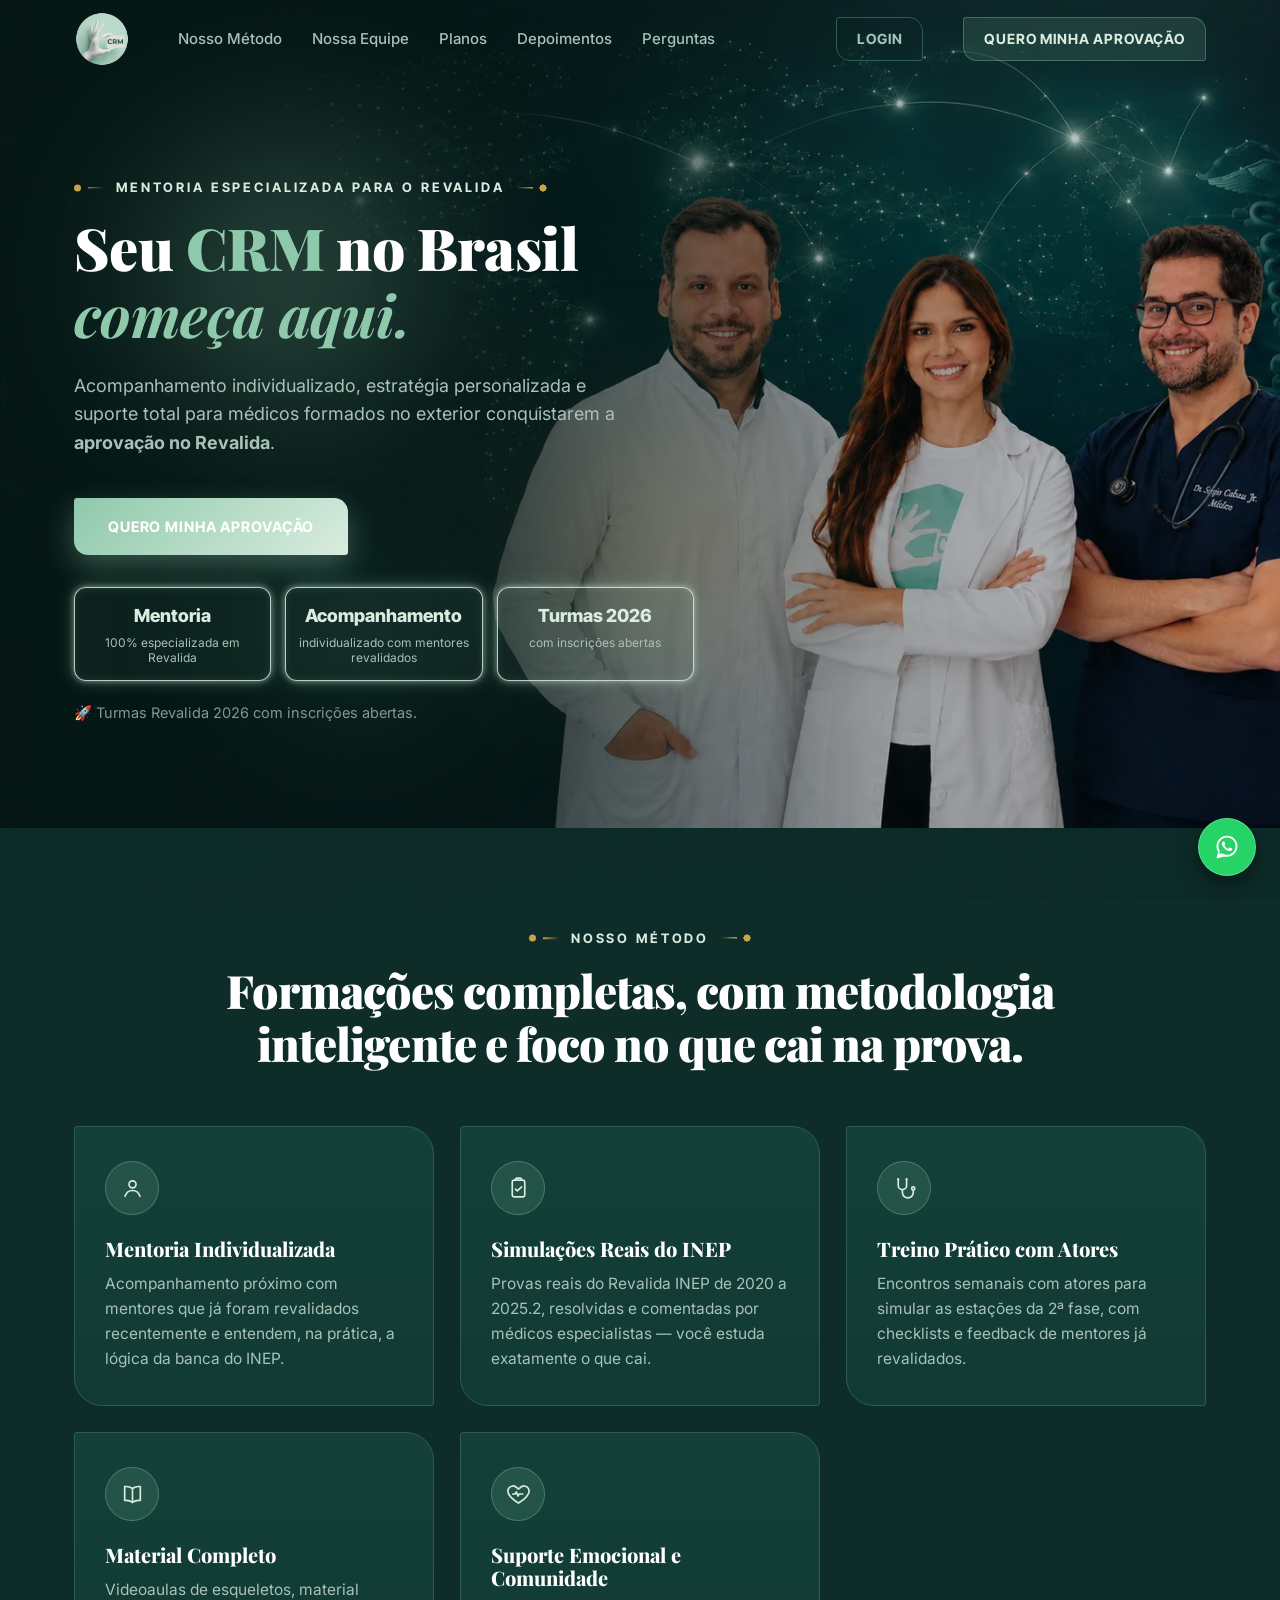
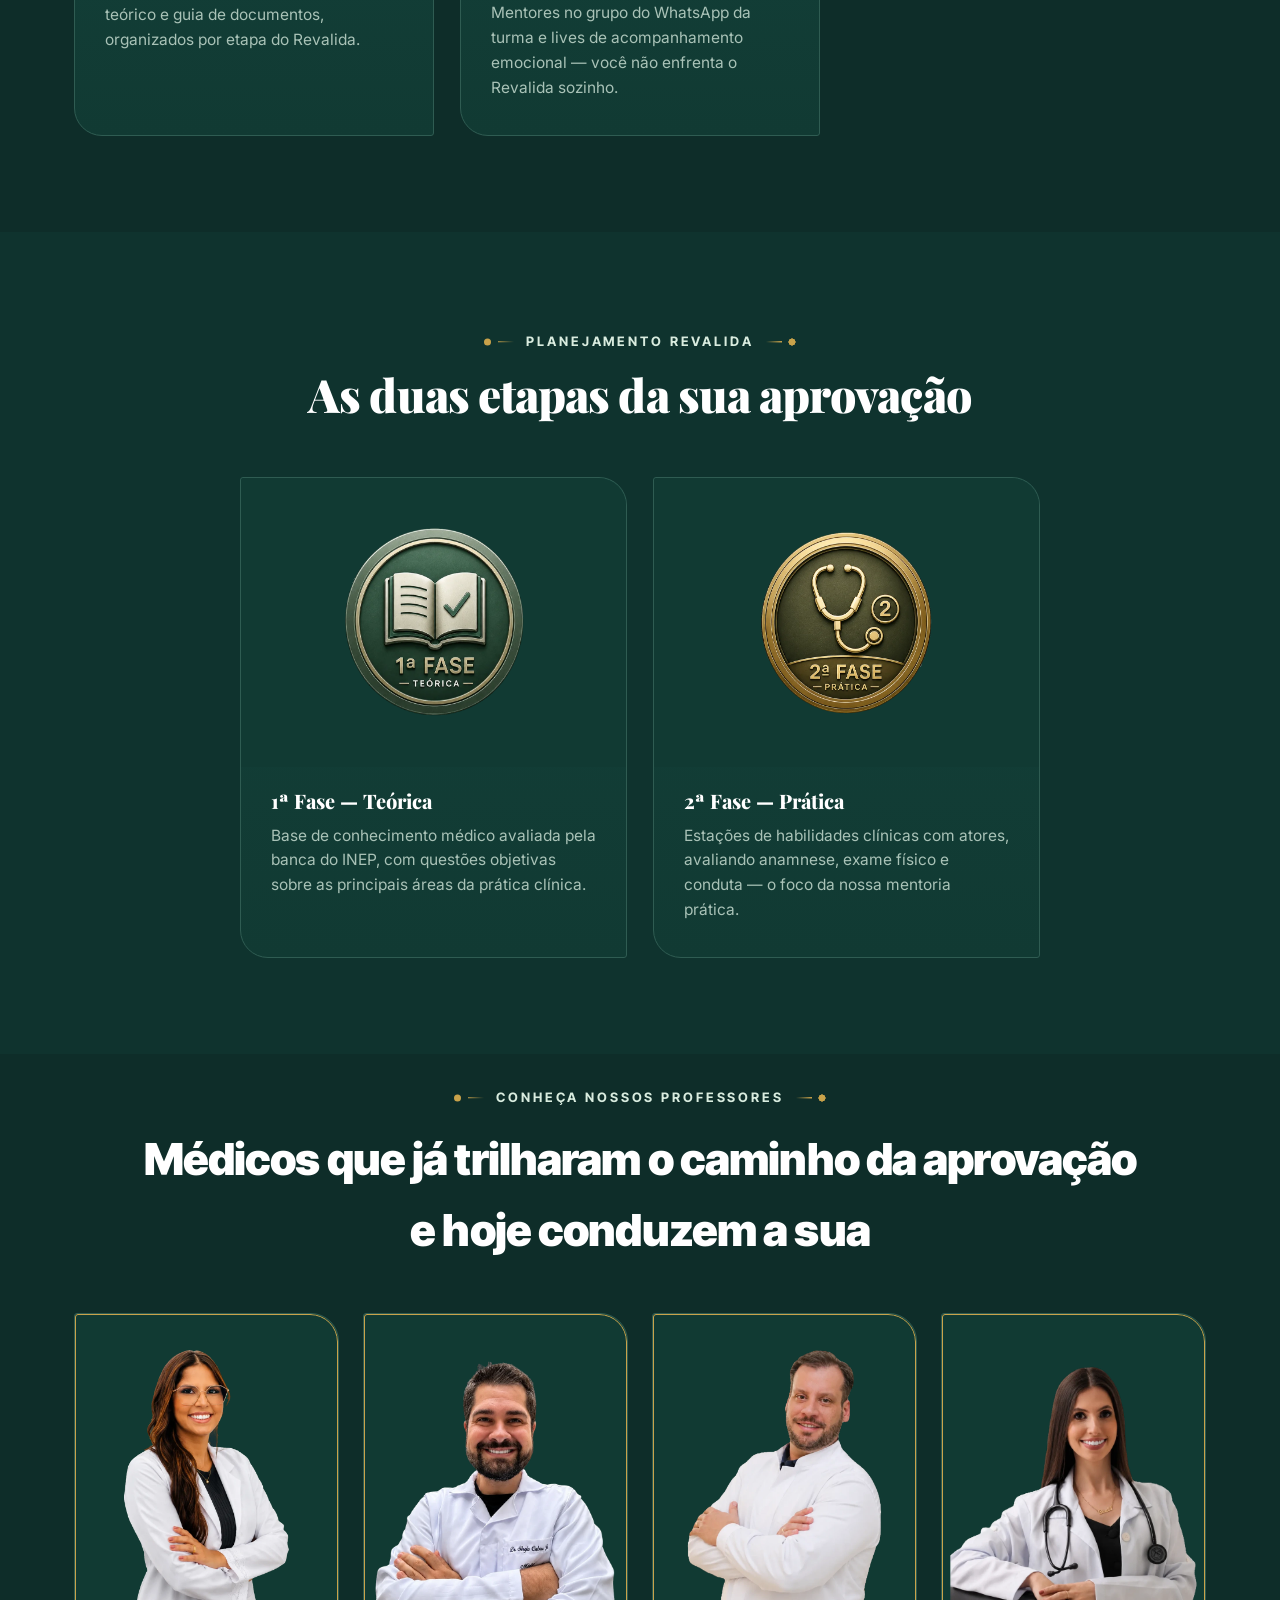
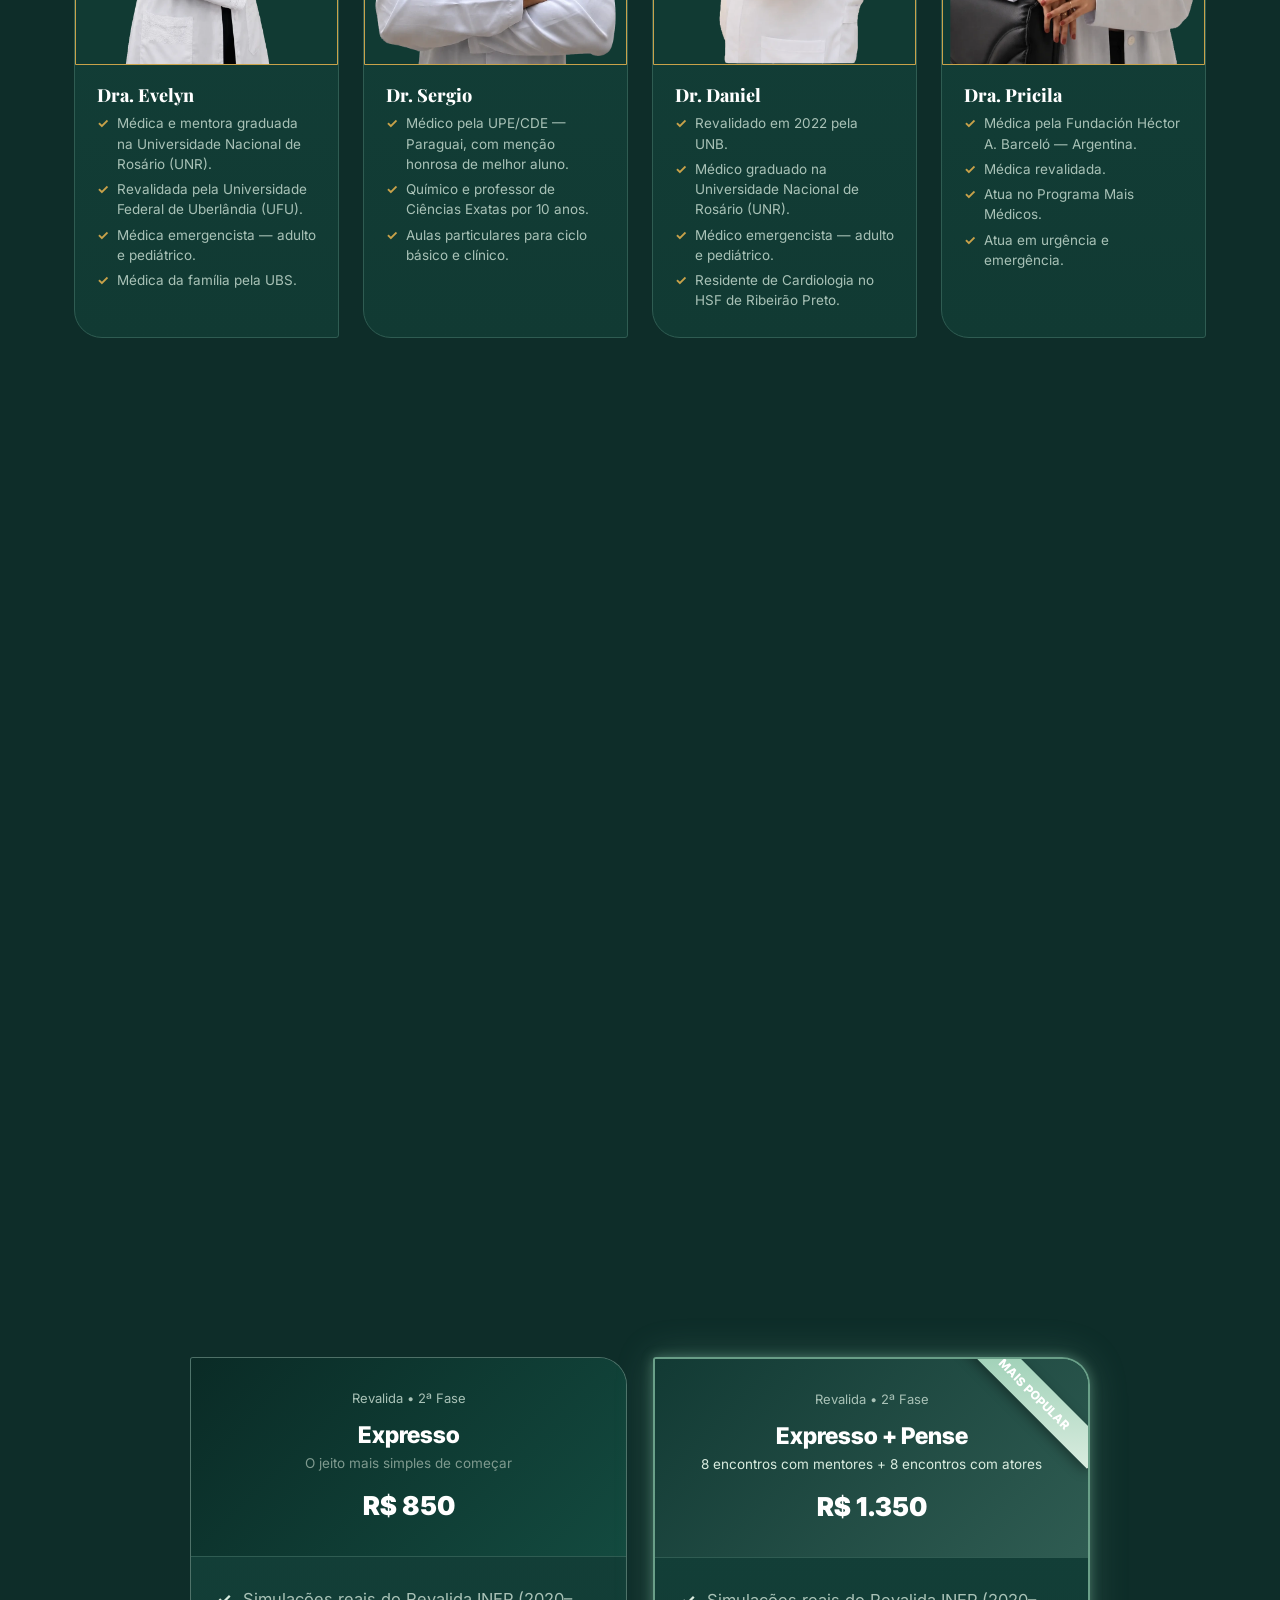
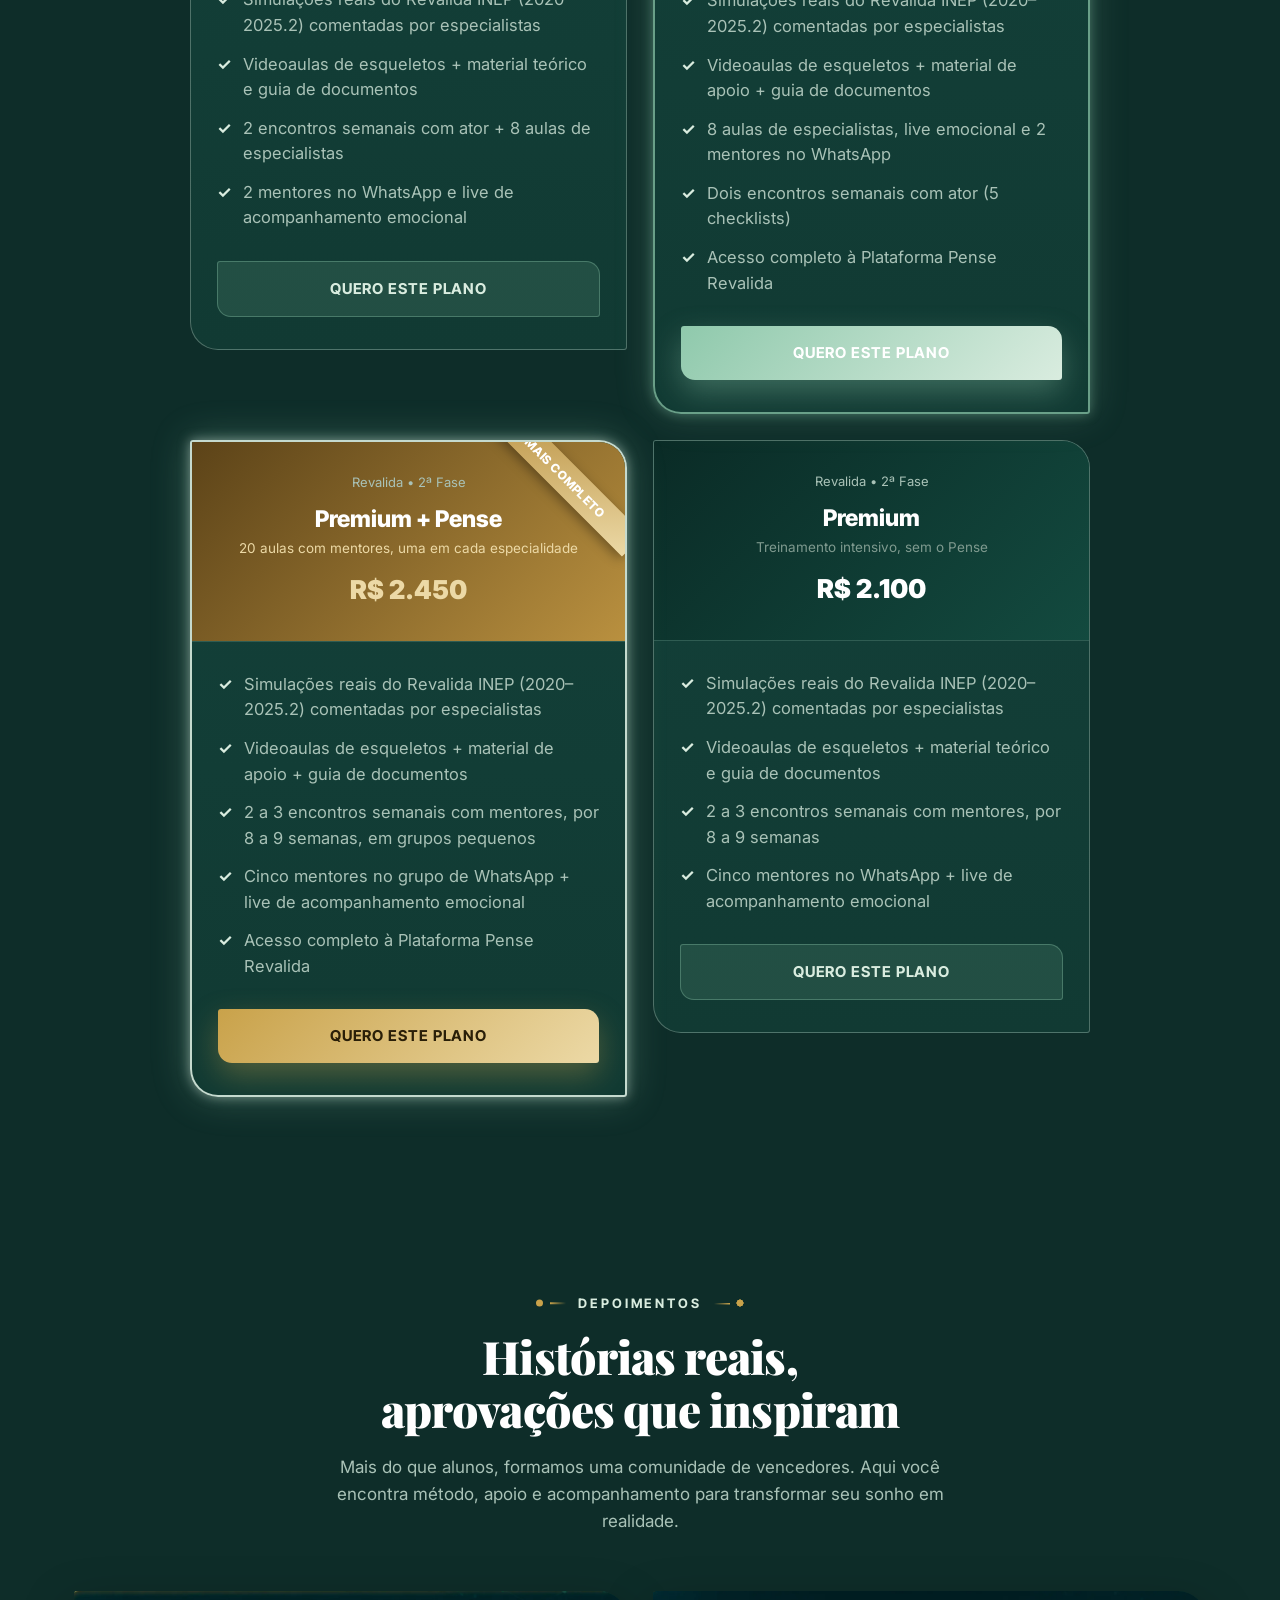
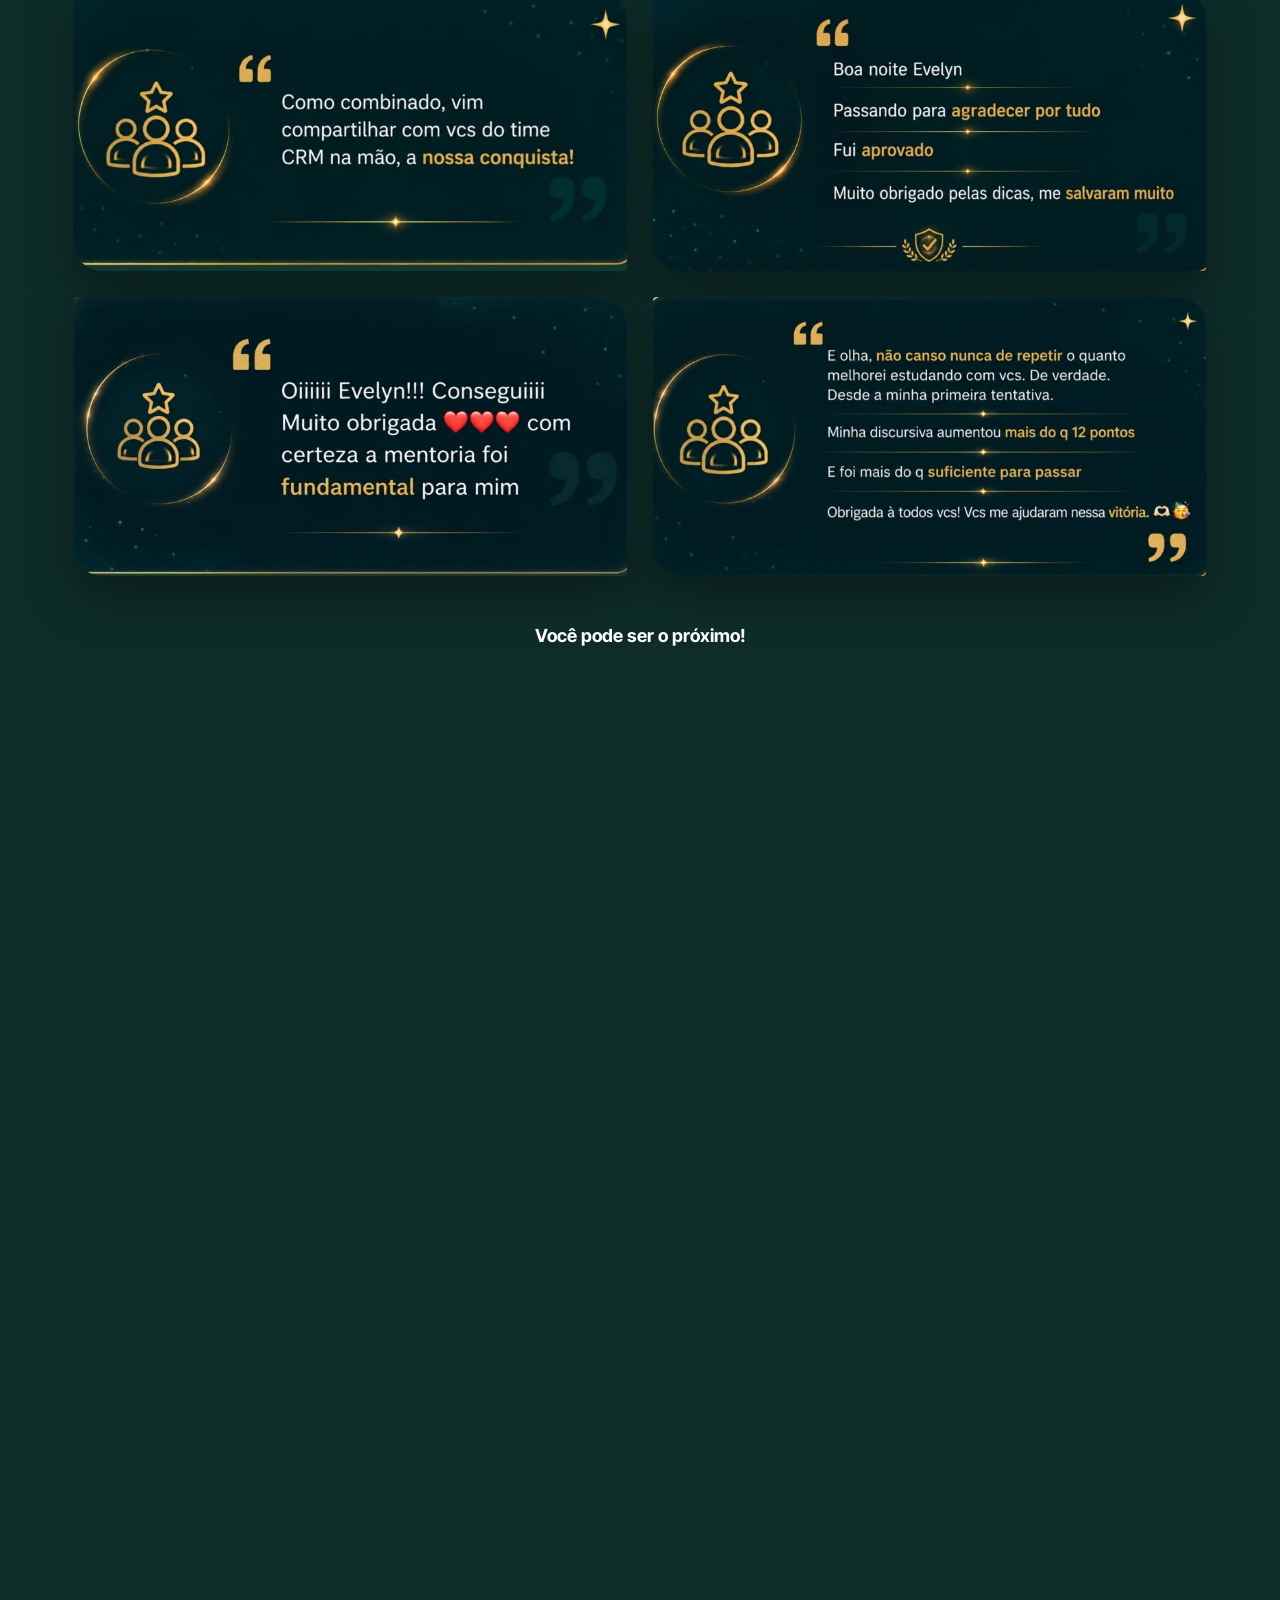
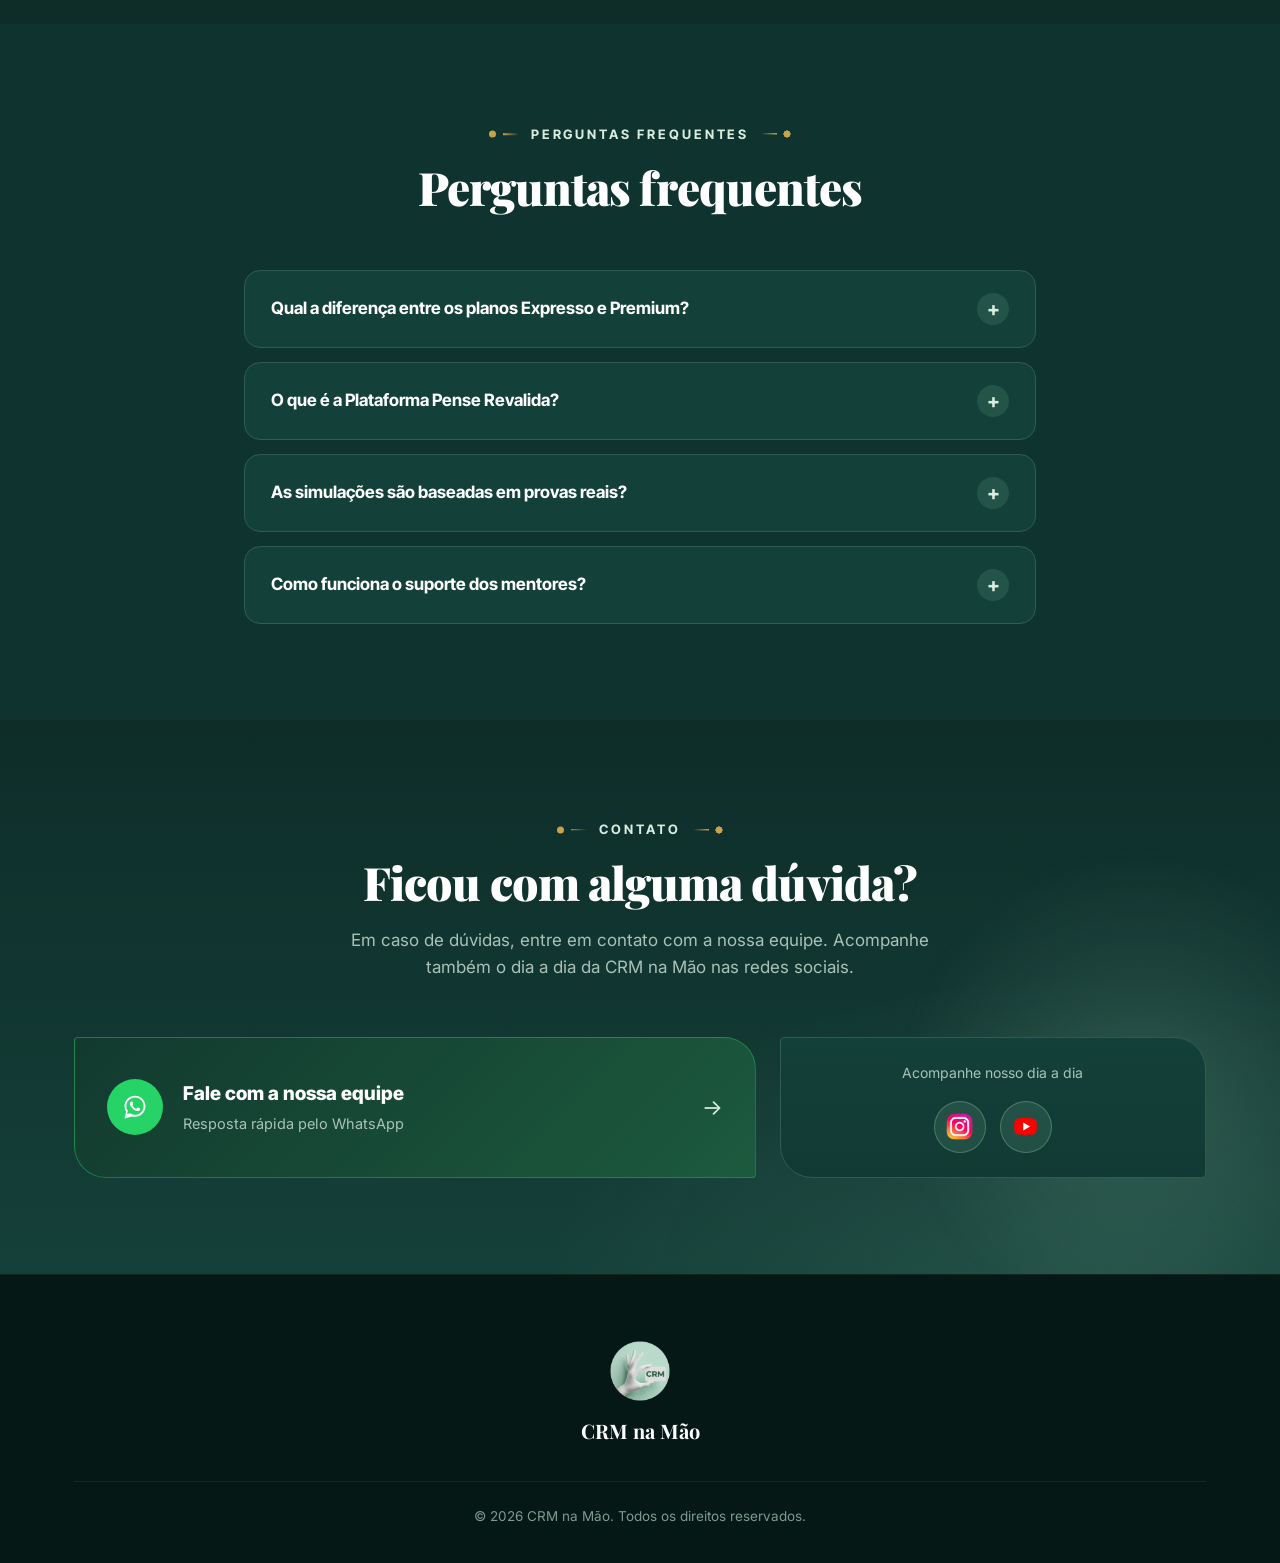
<file: index.html>
<!DOCTYPE html>
<html lang="pt-BR">
<head>
  <meta charset="UTF-8" />
  <meta name="viewport" content="width=device-width, initial-scale=1.0" />
  <title>CRM NA MÃO | Mentoria especializada para o Revalida</title>
  <meta name="description" content="Acompanhamento individualizado, estratégia personalizada e suporte total para médicos formados no exterior conquistarem a aprovação no Revalida. Conheça a mentoria CRM na Mão." />

  <link rel="icon" type="image/png" href="assets/logo.png" />
  <link rel="preconnect" href="https://fonts.googleapis.com" />
  <link rel="preconnect" href="https://fonts.gstatic.com" crossorigin />
  <link href="https://fonts.googleapis.com/css2?family=Playfair+Display:ital,wght@0,700;0,800;0,900;1,600;1,700&family=Inter+Tight:wght@500;600;700;800;900&family=Inter:wght@400;500;600;700&display=swap" rel="stylesheet" />

  <link rel="stylesheet" href="css/style.css" />
</head>
<body>

  <!-- ===== HEADER ===== -->
  <header class="header" id="header">
    <div class="container header-inner">
      <a href="#inicio" class="brand" aria-label="CRM na Mão">
        <span class="brand-logo"><img src="assets/logo.webp" alt="CRM na Mão" /></span>
      </a>

      <nav class="nav" id="nav" aria-label="Navegação principal">
        <a href="#metodo">Nosso Método</a>
        <a href="#equipe">Nossa Equipe</a>
        <a href="#planos">Planos</a>
        <a href="#depoimentos">Depoimentos</a>
        <a href="#perguntas">Perguntas</a>
        <a href="login.html" class="btn btn-nav btn-nav-login">Login</a>
        <a href="#planos" class="btn btn-nav">Quero minha aprovação</a>
      </nav>

      <button class="menu-toggle" id="menuToggle" aria-label="Abrir menu" aria-expanded="false">
        <span></span><span></span><span></span>
      </button>
    </div>
  </header>

  <!-- ===== HERO ===== -->
  <section class="hero" id="inicio">
    <div class="hero-blobs" aria-hidden="true">
      <span class="hero-blob hero-blob-1"></span>
      <span class="hero-blob hero-blob-2"></span>
      <span class="hero-blob hero-blob-3"></span>
    </div>
    <div class="container hero-grid">
      <div class="hero-text">
        <p class="eyebrow reveal"><span class="eyebrow-line"></span> MENTORIA ESPECIALIZADA PARA O REVALIDA</p>
        <p class="hero-title reveal">
          Seu <span class="highlight">CRM</span> no Brasil <span class="script-accent">começa aqui.</span>
        </p>
        <p class="hero-desc reveal">
          Acompanhamento individualizado, estratégia personalizada e suporte total para médicos formados
          no exterior conquistarem a <strong>aprovação no Revalida</strong>.
        </p>
        <div class="hero-cta reveal">
          <a href="#planos" class="btn btn-primary btn-lg">Quero minha aprovação</a>
        </div>

        <div class="hero-stats reveal">
          <div class="hero-stat">
            <span class="hero-stat-num">Mentoria</span>
            <span class="hero-stat-label">100% especializada em Revalida</span>
          </div>
          <div class="hero-stat">
            <span class="hero-stat-num">Acompanhamento</span>
            <span class="hero-stat-label">individualizado com mentores revalidados</span>
          </div>
          <div class="hero-stat">
            <span class="hero-stat-num">Turmas 2026</span>
            <span class="hero-stat-label">com inscrições abertas</span>
          </div>
        </div>

        <p class="hero-note reveal">🚀 Turmas Revalida 2026 com inscrições abertas.</p>
      </div>
    </div>
  </section>

  <!-- ===== NOSSO MÉTODO ===== -->
  <section class="mentoria" id="metodo">
    <div class="container">
      <div class="section-head reveal">
        <p class="eyebrow"><span class="eyebrow-line"></span> NOSSO MÉTODO</p>
        <h2 class="section-title">Formações completas, com metodologia<br />inteligente e foco no que cai na prova.</h2>
      </div>

      <div class="cards cards-3">
        <article class="card reveal">
          <div class="card-icon">
            <svg viewBox="0 0 24 24" fill="none" stroke="currentColor" stroke-width="1.6" stroke-linecap="round" stroke-linejoin="round"><circle cx="12" cy="8" r="3.4"/><path d="M4.8 19.5c1.2-3.6 3.9-5.6 7.2-5.6s6 2 7.2 5.6"/></svg>
          </div>
          <h3>Mentoria Individualizada</h3>
          <p>Acompanhamento próximo com mentores que já foram revalidados recentemente e entendem, na prática, a lógica da banca do INEP.</p>
        </article>

        <article class="card reveal">
          <div class="card-icon">
            <svg viewBox="0 0 24 24" fill="none" stroke="currentColor" stroke-width="1.6" stroke-linecap="round" stroke-linejoin="round"><rect x="6" y="4" width="12" height="16" rx="2"/><path d="M9 4V3.6A1.6 1.6 0 0110.6 2h2.8A1.6 1.6 0 0115 3.6V4"/><path d="M9 12.5l1.8 1.8L15 10.5"/></svg>
          </div>
          <h3>Simulações Reais do INEP</h3>
          <p>Provas reais do Revalida INEP de 2020 a 2025.2, resolvidas e comentadas por médicos especialistas — você estuda exatamente o que cai.</p>
        </article>

        <article class="card reveal">
          <div class="card-icon">
            <svg viewBox="0 0 24 24" fill="none" stroke="currentColor" stroke-width="1.6" stroke-linecap="round" stroke-linejoin="round"><path d="M6 3v6a4 4 0 008 0V3"/><path d="M10 13.5v2.3a5.2 5.2 0 0010.4 0v-1.8"/><circle cx="20.4" cy="12" r="1.5"/><circle cx="6" cy="3" r="1" fill="currentColor" stroke="none"/><circle cx="14" cy="3" r="1" fill="currentColor" stroke="none"/></svg>
          </div>
          <h3>Treino Prático com Atores</h3>
          <p>Encontros semanais com atores para simular as estações da 2ª fase, com checklists e feedback de mentores já revalidados.</p>
        </article>

        <article class="card reveal">
          <div class="card-icon">
            <svg viewBox="0 0 24 24" fill="none" stroke="currentColor" stroke-width="1.6" stroke-linecap="round" stroke-linejoin="round"><path d="M12 6.2c-1.8-1.3-4-1.9-6-1.9-.9 0-1.5.1-1.5.1v13.3s.6-.1 1.5-.1c2 0 4.2.6 6 1.9"/><path d="M12 6.2c1.8-1.3 4-1.9 6-1.9.9 0 1.5.1 1.5.1v13.3s-.6-.1-1.5-.1c-2 0-4.2.6-6 1.9V6.2z"/></svg>
          </div>
          <h3>Material Completo</h3>
          <p>Videoaulas de esqueletos, material teórico e guia de documentos, organizados por etapa do Revalida.</p>
        </article>

        <article class="card reveal">
          <div class="card-icon">
            <svg viewBox="0 0 24 24" fill="none" stroke="currentColor" stroke-width="1.6" stroke-linecap="round" stroke-linejoin="round"><path d="M12 20.2s-7.2-4.4-9.6-9.1C1 7.7 2.6 4.3 6.2 3.8c2-.3 3.7.9 5.8 3 2.1-2.1 3.8-3.3 5.8-3 3.6.5 5.2 3.9 3.8 7.3-2.4 4.7-9.6 9.1-9.6 9.1z"/><path d="M6.5 11.5h2.3l1.1-2 1.6 4 1.1-2h3.4"/></svg>
          </div>
          <h3>Suporte Emocional e Comunidade</h3>
          <p>Mentores no grupo do WhatsApp da turma e lives de acompanhamento emocional — você não enfrenta o Revalida sozinho.</p>
        </article>
      </div>
    </div>
  </section>

  <!-- ===== PLANEJAMENTO REVALIDA ===== -->
  <section class="planejamento">
    <div class="container">
      <div class="section-head reveal">
        <p class="eyebrow"><span class="eyebrow-line"></span> PLANEJAMENTO REVALIDA</p>
        <h2 class="section-title">As duas etapas da sua aprovação</h2>
      </div>

      <div class="cards cards-2">
        <article class="card reveal">
          <div class="card-media card-media-badge"><img src="assets/badge-fase1-teorica.webp" alt="Selo 1ª Fase Teórica" loading="lazy" /></div>
          <h3>1ª Fase — Teórica</h3>
          <p>Base de conhecimento médico avaliada pela banca do INEP, com questões objetivas sobre as principais áreas da prática clínica.</p>
        </article>

        <article class="card reveal">
          <div class="card-media card-media-badge"><img src="assets/badge-fase2-pratica.webp" alt="Selo 2ª Fase Prática" loading="lazy" /></div>
          <h3>2ª Fase — Prática</h3>
          <p>Estações de habilidades clínicas com atores, avaliando anamnese, exame físico e conduta — o foco da nossa mentoria prática.</p>
        </article>
      </div>
    </div>
  </section>

  <!-- ===== NOSSA EQUIPE ===== -->
  <section class="team-strip" id="equipe">
    <div class="container">
      <p class="eyebrow" style="justify-content: center;"><span class="eyebrow-line"></span> CONHEÇA NOSSOS PROFESSORES</p>
      <p class="team-strip-title">Médicos que já trilharam o caminho da aprovação<br />e hoje conduzem a sua</p>

      <div class="team-grid">
        <article class="team-card reveal">
          <div class="team-card-photo"><img src="assets/team-evelyn.webp" alt="Dra. Evelyn, mentora CRM na Mão" loading="lazy" /></div>
          <div class="team-card-body">
            <h3>Dra. Evelyn</h3>
            <ul>
              <li>Médica e mentora graduada na Universidade Nacional de Rosário (UNR).</li>
              <li>Revalidada pela Universidade Federal de Uberlândia (UFU).</li>
              <li>Médica emergencista — adulto e pediátrico.</li>
              <li>Médica da família pela UBS.</li>
            </ul>
          </div>
        </article>

        <article class="team-card reveal">
          <div class="team-card-photo"><img src="assets/team-sergio.webp" alt="Dr. Sergio, mentor CRM na Mão" loading="lazy" /></div>
          <div class="team-card-body">
            <h3>Dr. Sergio</h3>
            <ul>
              <li>Médico pela UPE/CDE — Paraguai, com menção honrosa de melhor aluno.</li>
              <li>Químico e professor de Ciências Exatas por 10 anos.</li>
              <li>Aulas particulares para ciclo básico e clínico.</li>
            </ul>
          </div>
        </article>

        <article class="team-card reveal">
          <div class="team-card-photo"><img src="assets/team-daniel.webp" alt="Dr. Daniel, mentor CRM na Mão" loading="lazy" /></div>
          <div class="team-card-body">
            <h3>Dr. Daniel</h3>
            <ul>
              <li>Revalidado em 2022 pela UNB.</li>
              <li>Médico graduado na Universidade Nacional de Rosário (UNR).</li>
              <li>Médico emergencista — adulto e pediátrico.</li>
              <li>Residente de Cardiologia no HSF de Ribeirão Preto.</li>
            </ul>
          </div>
        </article>

        <article class="team-card reveal">
          <div class="team-card-photo"><img src="assets/team-pricila.webp" alt="Dra. Pricila, mentora CRM na Mão" loading="lazy" /></div>
          <div class="team-card-body">
            <h3>Dra. Pricila</h3>
            <ul>
              <li>Médica pela Fundación Héctor A. Barceló — Argentina.</li>
              <li>Médica revalidada.</li>
              <li>Atua no Programa Mais Médicos.</li>
              <li>Atua em urgência e emergência.</li>
            </ul>
          </div>
        </article>

        <article class="team-card reveal">
          <div class="team-card-photo"><img src="assets/team-mariana.webp" alt="Dra. Mariana, mentora CRM na Mão" loading="lazy" /></div>
          <div class="team-card-body">
            <h3>Dra. Mariana</h3>
            <ul>
              <li>Médica pela Universidade Nacional de Rosário (UNR).</li>
              <li>Atendimento médico pré-hospitalar e hospitalar de urgência e emergência.</li>
              <li>Mentora CRM na Mão.</li>
            </ul>
          </div>
        </article>

        <article class="team-card reveal">
          <div class="team-card-photo"><img src="assets/team-carlos.webp" alt="Dr. Carlos Vinícius, mentor CRM na Mão" loading="lazy" /></div>
          <div class="team-card-body">
            <h3>Dr. Carlos Vinícius</h3>
            <ul>
              <li>Médico pela Fundación Héctor A. Barceló — Argentina.</li>
              <li>Atendimento médico pré-hospitalar e hospitalar de urgência e emergência.</li>
              <li>Mentor CRM na Mão.</li>
            </ul>
          </div>
        </article>

        <article class="team-card reveal">
          <div class="team-card-photo"><img src="assets/team-rafaella.webp" alt="Dra. Rafaella, mentora CRM na Mão" loading="lazy" /></div>
          <div class="team-card-body">
            <h3>Dra. Rafaella</h3>
            <ul>
              <li>Médica pela Universidad Internacional Tres Fronteras (UNINTER).</li>
              <li>Atua na Atenção Primária, Urgência e Emergência.</li>
              <li>Pós-graduada em Geriatria e Psiquiatria.</li>
              <li>Professora e enfermeira por 15 anos.</li>
            </ul>
          </div>
        </article>
      </div>
    </div>
  </section>

  <!-- ===== PLANOS ===== -->
  <section class="planos" id="planos">
    <div class="container">
      <div class="section-head reveal">
        <p class="eyebrow"><span class="eyebrow-line"></span> PLANOS DE MENTORIA</p>
        <h2 class="section-title">Escolha o plano ideal<br />para a sua aprovação</h2>
        <p class="section-lead">Revalida • 2ª Fase — formações completas, com metodologia inteligente e foco no que realmente cai na prova.</p>
      </div>

      <div class="plans-grid">
        <article class="plan-card reveal">
          <div class="plan-head">
            <p class="plan-tag">Revalida • 2ª Fase</p>
            <h3>Expresso</h3>
            <p style="color: var(--muted-2); font-size: 13.5px; margin-top: 4px;">O jeito mais simples de começar</p>
            <p class="plan-price">R$ 850</p>
          </div>
          <div class="plan-body">
            <ul class="plan-features">
              <li>Simulações reais do Revalida INEP (2020–2025.2) comentadas por especialistas</li>
              <li>Videoaulas de esqueletos + material teórico e guia de documentos</li>
              <li>2 encontros semanais com ator + 8 aulas de especialistas</li>
              <li>2 mentores no WhatsApp e live de acompanhamento emocional</li>
            </ul>
            <a href="plano-expresso.html" class="btn btn-plan">Quero este plano</a>
          </div>
        </article>

        <article class="plan-card plan-card-featured plan-card-featured-accent reveal">
          <span class="plan-badge plan-badge-accent">Mais popular</span>
          <div class="plan-head plan-head-accent">
            <p class="plan-tag">Revalida • 2ª Fase</p>
            <h3>Expresso + Pense</h3>
            <p style="color: var(--accent-2); font-size: 13.5px; margin-top: 4px;">8 encontros com mentores + 8 encontros com atores</p>
            <p class="plan-price">R$ 1.350</p>
          </div>
          <div class="plan-body">
            <ul class="plan-features">
              <li>Simulações reais do Revalida INEP (2020–2025.2) comentadas por especialistas</li>
              <li>Videoaulas de esqueletos + material de apoio + guia de documentos</li>
              <li>8 aulas de especialistas, live emocional e 2 mentores no WhatsApp</li>
              <li>Dois encontros semanais com ator (5 checklists)</li>
              <li>Acesso completo à Plataforma Pense Revalida</li>
            </ul>
            <a href="plano-expresso-pense.html" class="btn btn-plan btn-plan-featured">Quero este plano</a>
          </div>
        </article>

        <article class="plan-card plan-card-featured reveal">
          <span class="plan-badge plan-badge-gold">Mais completo</span>
          <div class="plan-head plan-head-gold">
            <p class="plan-tag">Revalida • 2ª Fase</p>
            <h3>Premium + Pense</h3>
            <p style="color: var(--gold-2); font-size: 13.5px; margin-top: 4px;">20 aulas com mentores, uma em cada especialidade</p>
            <p class="plan-price">R$ 2.450</p>
          </div>
          <div class="plan-body">
            <ul class="plan-features">
              <li>Simulações reais do Revalida INEP (2020–2025.2) comentadas por especialistas</li>
              <li>Videoaulas de esqueletos + material de apoio + guia de documentos</li>
              <li>2 a 3 encontros semanais com mentores, por 8 a 9 semanas, em grupos pequenos</li>
              <li>Cinco mentores no grupo de WhatsApp + live de acompanhamento emocional</li>
              <li>Acesso completo à Plataforma Pense Revalida</li>
            </ul>
            <a href="plano-premium-pense.html" class="btn btn-plan btn-plan-featured-gold">Quero este plano</a>
          </div>
        </article>

        <article class="plan-card reveal">
          <div class="plan-head">
            <p class="plan-tag">Revalida • 2ª Fase</p>
            <h3>Premium</h3>
            <p style="color: var(--muted-2); font-size: 13.5px; margin-top: 4px;">Treinamento intensivo, sem o Pense</p>
            <p class="plan-price">R$ 2.100</p>
          </div>
          <div class="plan-body">
            <ul class="plan-features">
              <li>Simulações reais do Revalida INEP (2020–2025.2) comentadas por especialistas</li>
              <li>Videoaulas de esqueletos + material teórico e guia de documentos</li>
              <li>2 a 3 encontros semanais com mentores, por 8 a 9 semanas</li>
              <li>Cinco mentores no WhatsApp + live de acompanhamento emocional</li>
            </ul>
            <a href="plano-premium.html" class="btn btn-plan">Quero este plano</a>
          </div>
        </article>
      </div>
    </div>
  </section>

  <!-- ===== DEPOIMENTOS ===== -->
  <section class="depoimentos" id="depoimentos">
    <div class="container">
      <div class="section-head reveal">
        <p class="eyebrow"><span class="eyebrow-line"></span> DEPOIMENTOS</p>
        <h2 class="section-title">Histórias reais,<br />aprovações que inspiram</h2>
        <p class="section-lead">Mais do que alunos, formamos uma comunidade de vencedores. Aqui você encontra método, apoio e acompanhamento para transformar seu sonho em realidade.</p>
      </div>

      <div class="depoimentos-grid reveal">
        <figure class="depoimento-card">
          <img src="assets/depoimento-1.webp" alt="Depoimento de aluno aprovado da CRM na Mão" loading="lazy" />
        </figure>
        <figure class="depoimento-card">
          <img src="assets/depoimento-2.webp" alt="Depoimento de aluno aprovado da CRM na Mão" loading="lazy" />
        </figure>
        <figure class="depoimento-card">
          <img src="assets/depoimento-3.webp" alt="Depoimento de aluno aprovado da CRM na Mão" loading="lazy" />
        </figure>
        <figure class="depoimento-card">
          <img src="assets/depoimento-4.webp" alt="Depoimento de aluno aprovado da CRM na Mão" loading="lazy" />
        </figure>
      </div>

      <p class="depoimentos-lead reveal" style="margin-top: 48px; font-size: 18px;">Você pode ser o próximo!</p>
    </div>
  </section>

  <!-- ===== MANIFESTO / POR QUE A CRM NA MÃO ===== -->
  <section class="manifesto">
    <div class="container">
      <div class="manifesto-card reveal">
        <div class="manifesto-head">
          <p class="eyebrow" style="justify-content: center;"><span class="eyebrow-line"></span> POR QUE O CRM NA MÃO</p>
          <h2 class="section-title">Medicina se aprende na prática.<br />Aprovação também.</h2>
        </div>

        <div class="manifesto-pillars">
          <div class="manifesto-pillar">
            <div class="manifesto-icon">
              <svg viewBox="0 0 24 24" fill="none" stroke="currentColor" stroke-width="1.6" stroke-linecap="round" stroke-linejoin="round"><path d="M8 12.5l2.5 2.5 5.5-6"/><circle cx="12" cy="12" r="9.5"/></svg>
            </div>
            <h3>Mentoria de verdade</h3>
            <p>Você fala com médicos que passaram pelo Revalida há pouco tempo — não com um call center.</p>
          </div>

          <div class="manifesto-pillar">
            <div class="manifesto-icon">
              <svg viewBox="0 0 24 24" fill="none" stroke="currentColor" stroke-width="1.6" stroke-linecap="round" stroke-linejoin="round"><path d="M12 2.5l8 4v5c0 5-3.4 8.5-8 9.5-4.6-1-8-4.5-8-9.5v-5z"/><path d="M9 12l2.2 2.2L15.5 9.5"/></svg>
            </div>
            <h3>Seu CRM, sem rodeios</h3>
            <p>Metodologia focada só no que a banca do INEP cobra — nada de conteúdo genérico.</p>
          </div>

          <div class="manifesto-pillar">
            <div class="manifesto-icon">
              <svg viewBox="0 0 24 24" fill="none" stroke="currentColor" stroke-width="1.6" stroke-linecap="round" stroke-linejoin="round"><circle cx="12" cy="12.5" r="8.5"/><path d="M12 7.5V12l3 2"/><path d="M9 2.5h6"/></svg>
            </div>
            <h3>No seu tempo</h3>
            <p>Encontros ao vivo e gravados, pensados para quem já trabalha ou estuda em outro país.</p>
          </div>
        </div>

        <p class="manifesto-note"><strong>O tempo está passando e o edital não espera.</strong></p>
        <a href="#planos" class="btn btn-primary btn-lg">Quero minha aprovação</a>
      </div>
    </div>
  </section>

  <!-- ===== FAQ ===== -->
  <section class="perguntas" id="perguntas">
    <div class="container container-narrow">
      <div class="section-head reveal">
        <p class="eyebrow"><span class="eyebrow-line"></span> PERGUNTAS FREQUENTES</p>
        <h2 class="section-title">Perguntas frequentes</h2>
      </div>

      <div class="faq reveal">
        <details class="faq-item">
          <summary>Qual a diferença entre os planos Expresso e Premium?</summary>
          <p>O Expresso é o jeito mais simples de começar, com 2 encontros semanais com ator e 2 mentores no WhatsApp. O Premium oferece de 2 a 3 encontros semanais com mentores especialistas, em grupos pequenos, com cinco mentores acompanhando você no WhatsApp.</p>
        </details>

        <details class="faq-item">
          <summary>O que é a Plataforma Pense Revalida?</summary>
          <p>É o acesso completo incluído nos planos Expresso + Pense e Premium + Pense, com conteúdo de apoio para reforçar sua preparação ao longo da mentoria.</p>
        </details>

        <details class="faq-item">
          <summary>As simulações são baseadas em provas reais?</summary>
          <p>Sim. Usamos simulações reais do Revalida INEP, de 2020 a 2025.2, comentadas por médicos especialistas para você estudar exatamente no padrão da banca.</p>
        </details>

        <details class="faq-item">
          <summary>Como funciona o suporte dos mentores?</summary>
          <p>Você tem acesso direto aos mentores no grupo do WhatsApp da turma, além de lives de acompanhamento emocional ao longo de toda a mentoria — para você não enfrentar o Revalida sozinho.</p>
        </details>
      </div>
    </div>
  </section>

  <!-- ===== CONTATO ===== -->
  <section class="contato">
    <div class="hero-glow"></div>
    <div class="container">
      <div class="section-head reveal">
        <p class="eyebrow"><span class="eyebrow-line"></span> CONTATO</p>
        <h2 class="section-title">Ficou com alguma dúvida?</h2>
        <p class="section-lead">Em caso de dúvidas, entre em contato com a nossa equipe. Acompanhe também o dia a dia da CRM na Mão nas redes sociais.</p>
      </div>

      <div class="contato-split reveal">
        <a href="https://wa.me/5516997296208" target="_blank" rel="noopener" class="contato-whatsapp-panel">
          <span class="contato-whatsapp-icon">
            <svg viewBox="0 0 32 32" aria-hidden="true">
              <path d="M16.001 3C9.373 3 4 8.373 4 15c0 2.385.694 4.611 1.885 6.476L4 29l7.716-1.862A11.94 11.94 0 0016 27c6.627 0 12-5.373 12-12S22.628 3 16.001 3zm0 21.818a9.77 9.77 0 01-5.02-1.377l-.36-.214-3.716.897.912-3.615-.235-.372A9.8 9.8 0 016.182 15c0-5.413 4.406-9.818 9.819-9.818 5.412 0 9.818 4.405 9.818 9.818 0 5.412-4.406 9.818-9.818 9.818zm5.377-7.34c-.294-.147-1.741-.859-2.011-.957-.27-.099-.467-.147-.663.147-.196.294-.76.957-.933 1.153-.172.196-.343.221-.637.074-.294-.147-1.242-.458-2.365-1.462-.874-.78-1.464-1.744-1.636-2.038-.172-.294-.018-.453.129-.6.132-.132.294-.343.441-.514.147-.172.196-.294.294-.49.098-.196.049-.368-.024-.515-.074-.147-.663-1.597-.909-2.187-.239-.575-.482-.497-.663-.506-.172-.008-.368-.01-.564-.01-.196 0-.515.074-.784.368-.27.294-1.03 1.006-1.03 2.454s1.054 2.847 1.201 3.043c.147.196 2.073 3.166 5.02 4.44.702.303 1.25.484 1.677.62.705.224 1.347.192 1.855.117.566-.084 1.741-.712 1.986-1.4.245-.688.245-1.278.172-1.4-.073-.122-.269-.196-.563-.343z" />
            </svg>
          </span>
          <span class="contato-whatsapp-text">
            <strong>Fale com a nossa equipe</strong>
            <span>Resposta rápida pelo WhatsApp</span>
          </span>
          <span class="contato-whatsapp-arrow" aria-hidden="true">→</span>
        </a>

        <div class="contato-social">
          <p>Acompanhe nosso dia a dia</p>
          <div class="contato-social-icons">
            <a href="https://www.instagram.com/ocrmnamao/" target="_blank" rel="noopener" aria-label="Instagram @ocrmnamao" class="contato-social-icon">
              <img src="assets/icon-instagram.webp" alt="" loading="lazy" />
            </a>
            <a href="https://www.youtube.com/@crmnamaoja" target="_blank" rel="noopener" aria-label="YouTube @crmnamaoja" class="contato-social-icon">
              <svg viewBox="0 0 48 48" aria-hidden="true">
                <path fill="#FF0000" d="M43.2,33.9c-0.4,2.1-2.1,3.7-4.2,4c-3.3,0.5-8.8,1.1-15,1.1c-6.1,0-11.6-0.6-15-1.1c-2.1-0.3-3.8-1.9-4.2-4C4.4,31.6,4,28.2,4,24c0-4.2,0.4-7.6,0.8-9.9c0.4-2.1,2.1-3.7,4.2-4C12.3,9.6,17.8,9,24,9c6.2,0,11.6,0.6,15,1.1c2.1,0.3,3.8,1.9,4.2,4c0.4,2.3,0.9,5.7,0.9,9.9C44,28.2,43.6,31.6,43.2,33.9z"/>
                <path fill="#FFFFFF" d="M20 31l12-7-12-7z"/>
              </svg>
            </a>
          </div>
        </div>
      </div>
    </div>
  </section>

  <!-- ===== FOOTER ===== -->
  <footer class="footer">
    <div class="container">
      <div class="footer-logo">
        <img src="assets/logo.webp" alt="Logo CRM na Mão" style="height: 64px; width: auto; margin: 0 auto;" />
        <p style="font-family: var(--font-display); font-weight: 700; font-size: 20px; margin-top: 12px;">CRM na Mão</p>
      </div>
      <div class="footer-bottom">
        <p>© <span id="year"></span> CRM na Mão. Todos os direitos reservados.</p>
      </div>
    </div>
  </footer>

  <a href="https://wa.me/5516997296208" target="_blank" rel="noopener" class="whatsapp-float" aria-label="Fale conosco no WhatsApp">
    <svg viewBox="0 0 32 32" aria-hidden="true">
      <path d="M16.001 3C9.373 3 4 8.373 4 15c0 2.385.694 4.611 1.885 6.476L4 29l7.716-1.862A11.94 11.94 0 0016 27c6.627 0 12-5.373 12-12S22.628 3 16.001 3zm0 21.818a9.77 9.77 0 01-5.02-1.377l-.36-.214-3.716.897.912-3.615-.235-.372A9.8 9.8 0 016.182 15c0-5.413 4.406-9.818 9.819-9.818 5.412 0 9.818 4.405 9.818 9.818 0 5.412-4.406 9.818-9.818 9.818zm5.377-7.34c-.294-.147-1.741-.859-2.011-.957-.27-.099-.467-.147-.663.147-.196.294-.76.957-.933 1.153-.172.196-.343.221-.637.074-.294-.147-1.242-.458-2.365-1.462-.874-.78-1.464-1.744-1.636-2.038-.172-.294-.018-.453.129-.6.132-.132.294-.343.441-.514.147-.172.196-.294.294-.49.098-.196.049-.368-.024-.515-.074-.147-.663-1.597-.909-2.187-.239-.575-.482-.497-.663-.506-.172-.008-.368-.01-.564-.01-.196 0-.515.074-.784.368-.27.294-1.03 1.006-1.03 2.454s1.054 2.847 1.201 3.043c.147.196 2.073 3.166 5.02 4.44.702.303 1.25.484 1.677.62.705.224 1.347.192 1.855.117.566-.084 1.741-.712 1.986-1.4.245-.688.245-1.278.172-1.4-.073-.122-.269-.196-.563-.343z" />
    </svg>
  </a>

  <script src="js/main.js"></script>
</body>
</html>
</file>
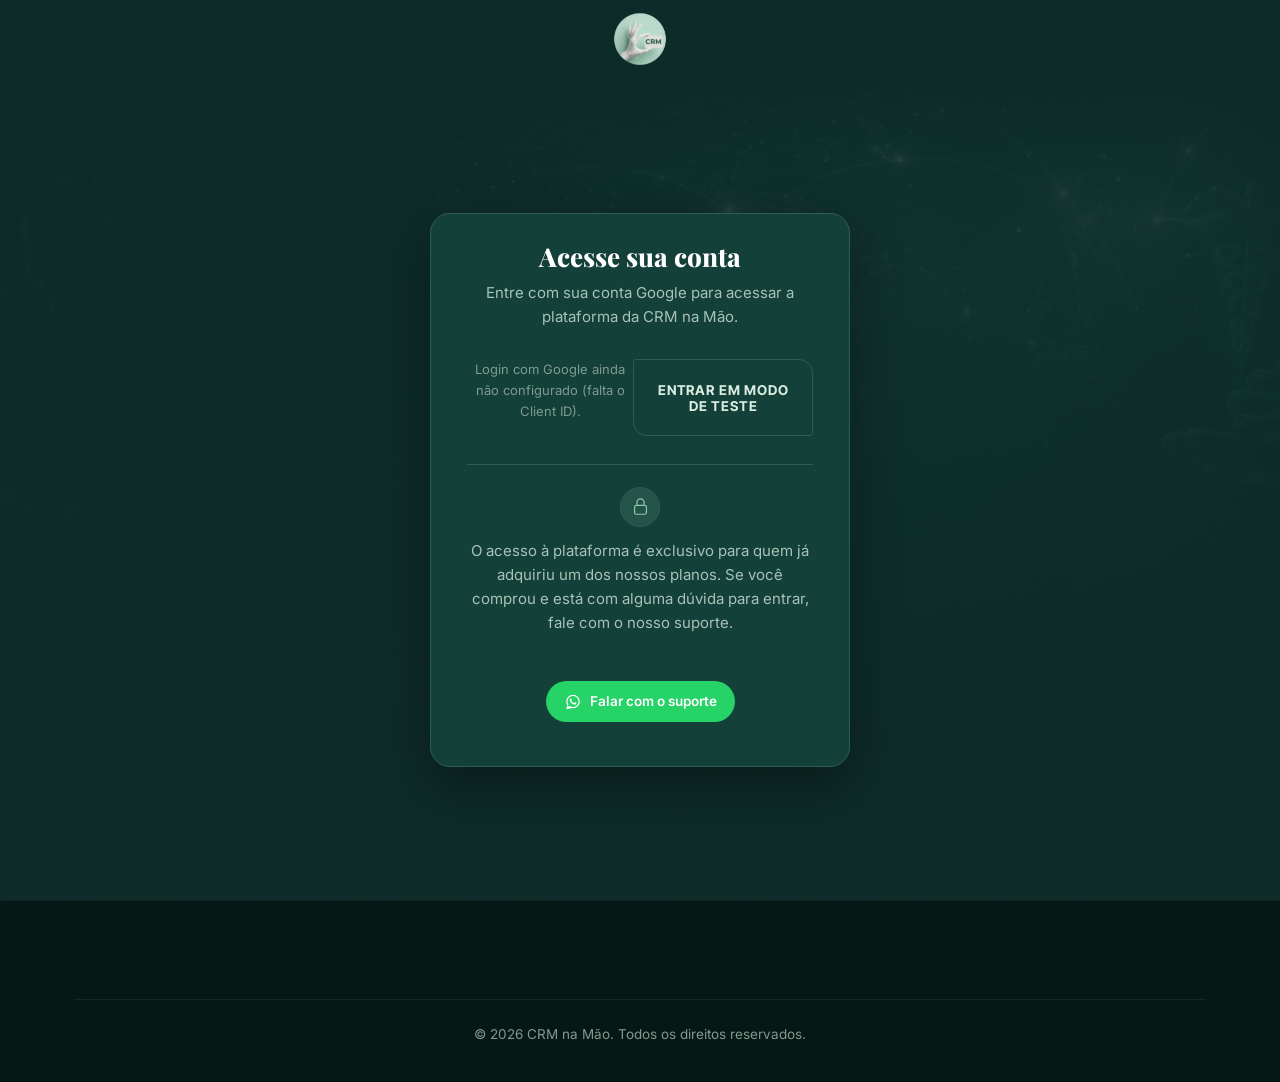
<file: admin.html>
<!DOCTYPE html>
<html lang="pt-BR">
<head>
  <meta charset="UTF-8" />
  <meta name="viewport" content="width=device-width, initial-scale=1.0" />
  <title>Painel Admin | CRM na Mão</title>
  <meta name="robots" content="noindex" />

  <link rel="icon" type="image/png" href="assets/logo.png" />
  <link rel="preconnect" href="https://fonts.googleapis.com" />
  <link rel="preconnect" href="https://fonts.gstatic.com" crossorigin />
  <link href="https://fonts.googleapis.com/css2?family=Playfair+Display:ital,wght@0,700;0,800;0,900;1,600;1,700&family=Inter+Tight:wght@500;600;700;800;900&family=Inter:wght@400;500;600;700&display=swap" rel="stylesheet" />

  <link rel="stylesheet" href="css/style.css" />
</head>
<body class="plat-body">

  <!-- ===== TOPBAR ===== -->
  <header class="plat-topbar">
    <a href="index.html" class="brand" aria-label="CRM na Mão">
      <span class="brand-logo"><img src="assets/logo.webp" alt="CRM na Mão" /></span>
      <span class="brand-name">Admin</span>
    </a>

    <div class="plat-usuario">
      <div class="plat-avatar" id="userAvatar"></div>
      <div class="plat-usuario-info">
        <span class="plat-usuario-nome" id="userNome"></span>
        <span class="plat-usuario-email" id="userEmail"></span>
      </div>
      <a href="plataforma.html" class="plat-btn-sair" style="margin-right: 10px;">Plataforma</a>
      <button type="button" class="plat-btn-sair" id="btnSair">Sair</button>
    </div>
  </header>

  <main class="admin-main" id="adminMain"></main>

  <!-- ===== MODAIS (aluno / histórico) ===== -->
  <div class="quiz-overlay" id="adminModalOverlay" hidden></div>

  <script src="js/admin-config.js"></script>
  <script src="js/plataforma-dados.js"></script>
  <script src="js/alunos-store.js"></script>
  <script src="js/feedback-store.js"></script>
  <script src="js/admin.js"></script>
</body>
</html>
</file>
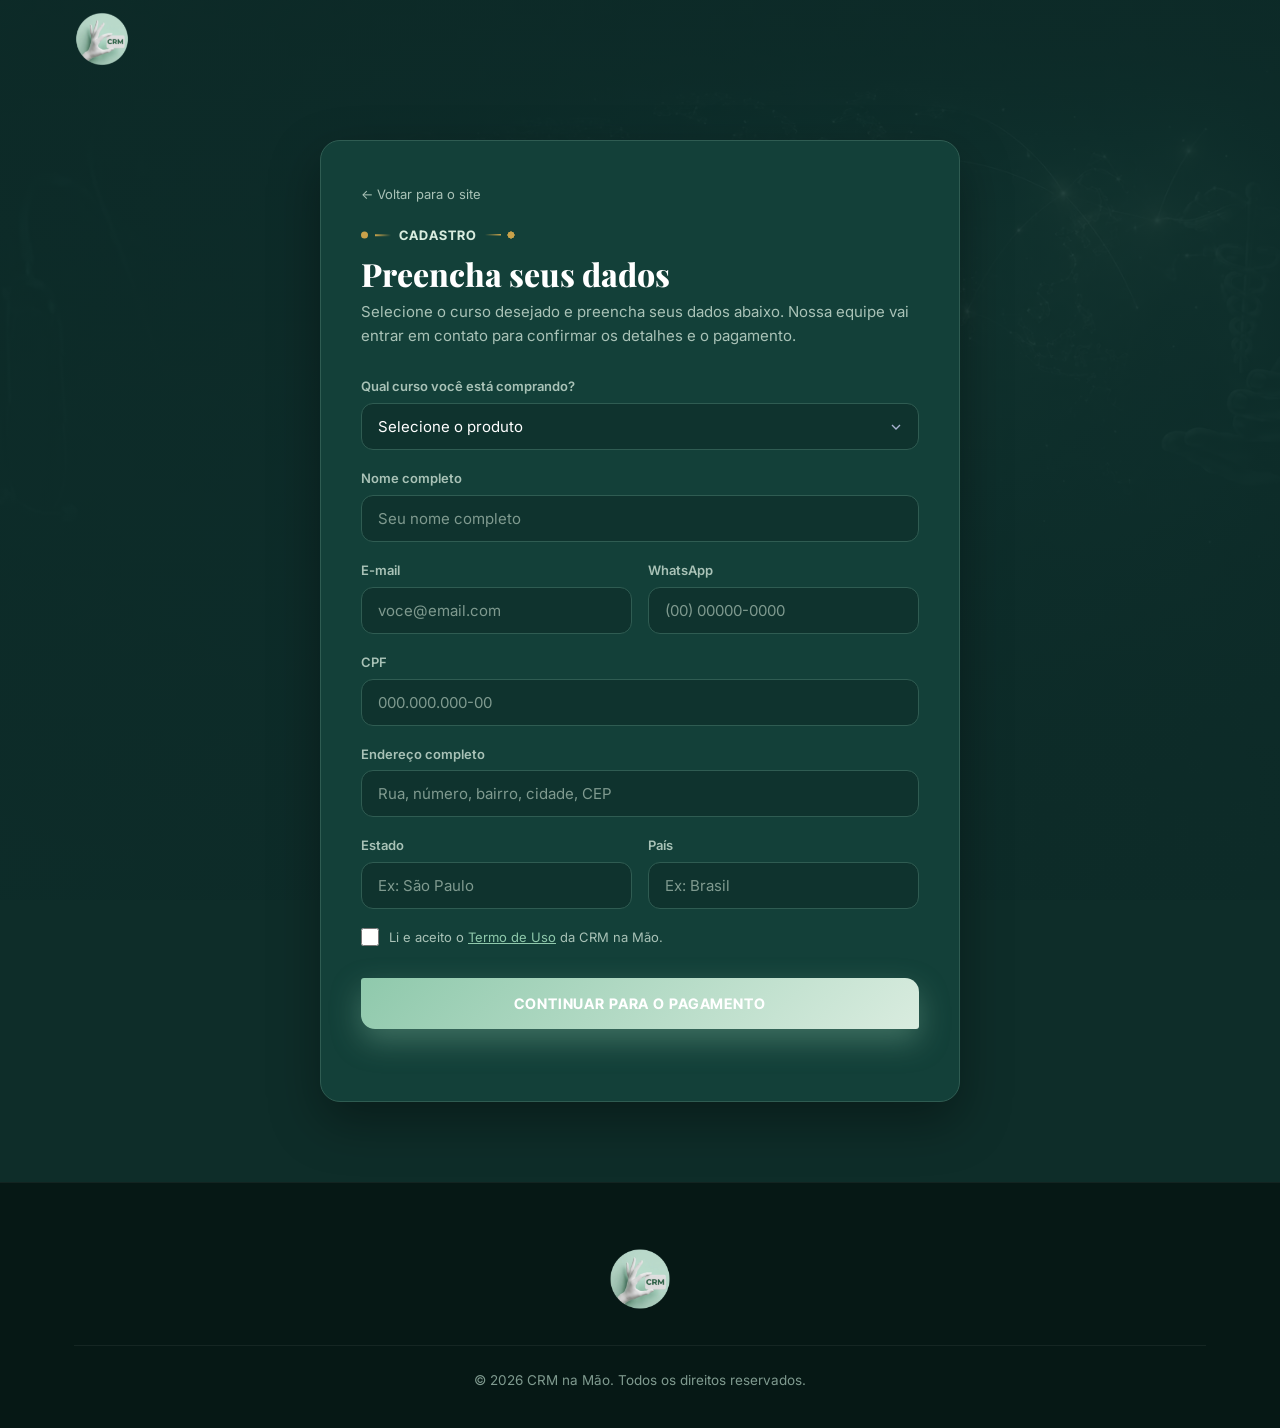
<file: cadastro.html>
<!DOCTYPE html>
<html lang="pt-BR">
<head>
  <meta charset="UTF-8" />
  <meta name="viewport" content="width=device-width, initial-scale=1.0" />
  <title>Cadastro | CRM na Mão</title>
  <meta name="description" content="Preencha seus dados e descreva o produto desejado para que nossa equipe entre em contato." />
  <meta name="robots" content="noindex" />

  <link rel="icon" type="image/png" href="assets/logo.png" />
  <link rel="preconnect" href="https://fonts.googleapis.com" />
  <link rel="preconnect" href="https://fonts.gstatic.com" crossorigin />
  <link href="https://fonts.googleapis.com/css2?family=Playfair+Display:ital,wght@0,700;0,800;0,900;1,600;1,700&family=Inter+Tight:wght@500;600;700;800;900&family=Inter:wght@400;500;600;700&display=swap" rel="stylesheet" />

  <link rel="stylesheet" href="css/style.css" />
</head>
<body>

  <!-- ===== HEADER ===== -->
  <header class="header" id="header">
    <div class="container header-inner">
      <a href="index.html" class="brand" aria-label="CRM na Mão">
        <span class="brand-logo"><img src="assets/logo.webp" alt="CRM na Mão" /></span>
      </a>
    </div>
  </header>

  <!-- ===== FORMULÁRIO DE CADASTRO (PRODUTO LIVRE) ===== -->
  <section class="compra">
    <div class="container">
      <div class="compra-card">
        <a href="index.html" class="compra-voltar">&larr; Voltar para o site</a>

        <div class="compra-head">
          <p class="eyebrow"><span class="eyebrow-line"></span> CADASTRO</p>
          <h1>Preencha seus dados</h1>
          <p>Selecione o curso desejado e preencha seus dados abaixo. Nossa equipe vai entrar em contato para confirmar os detalhes e o pagamento.</p>
        </div>

        <form id="formCadastro" novalidate>
          <div class="form-group">
            <label for="curso">Qual curso você está comprando?</label>
            <select id="curso" name="curso" autocomplete="off" required></select>
            <span class="form-error"></span>
          </div>

          <div class="form-group" id="produtoGroup">
            <label for="produto">Qual produto você está comprando?</label>
            <textarea id="produto" name="produto" rows="3" placeholder="Descreva o produto, curso ou mentoria que deseja" required></textarea>
            <span class="form-error"></span>
          </div>

          <div class="form-group">
            <label for="nome">Nome completo</label>
            <input type="text" id="nome" name="nome" placeholder="Seu nome completo" autocomplete="name" required />
            <span class="form-error"></span>
          </div>

          <div class="form-row">
            <div class="form-group">
              <label for="email">E-mail</label>
              <input type="email" id="email" name="email" placeholder="voce@email.com" autocomplete="email" required />
              <span class="form-error"></span>
            </div>

            <div class="form-group">
              <label for="whatsapp">WhatsApp</label>
              <input type="tel" id="whatsapp" name="whatsapp" placeholder="(00) 00000-0000" autocomplete="tel" required />
              <span class="form-error"></span>
            </div>
          </div>

          <div class="form-group">
            <label for="cpf">CPF</label>
            <input type="text" id="cpf" name="cpf" placeholder="000.000.000-00" inputmode="numeric" required />
            <span class="form-error"></span>
          </div>

          <div class="form-group">
            <label for="endereco">Endereço completo</label>
            <input type="text" id="endereco" name="endereco" placeholder="Rua, número, bairro, cidade, CEP" autocomplete="street-address" required />
            <span class="form-error"></span>
          </div>

          <div class="form-row">
            <div class="form-group">
              <label for="estado">Estado</label>
              <input type="text" id="estado" name="estado" placeholder="Ex: São Paulo" autocomplete="address-level1" required />
              <span class="form-error"></span>
            </div>

            <div class="form-group">
              <label for="pais">País</label>
              <input type="text" id="pais" name="pais" placeholder="Ex: Brasil" autocomplete="country-name" required />
              <span class="form-error"></span>
            </div>
          </div>

          <div class="form-group form-group-checkbox">
            <label class="checkbox-label" for="termos">
              <input type="checkbox" id="termos" name="termos" required />
              <span>Li e aceito o <a href="termos.html" target="_blank" rel="noopener">Termo de Uso</a> da CRM na Mão.</span>
            </label>
            <span class="form-error"></span>
          </div>

          <button type="submit" id="cadastroSubmit" class="btn btn-primary btn-lg compra-submit">
            Enviar cadastro
          </button>
          <p id="cadastroStatus" class="compra-status" role="status"></p>
        </form>
      </div>
    </div>
  </section>

  <!-- ===== FOOTER ===== -->
  <footer class="footer">
    <div class="container">
      <div class="footer-logo">
        <img src="assets/logo.webp" alt="Logo CRM na Mão" style="height: 64px; width: auto; margin: 0 auto;" />
      </div>
      <div class="footer-bottom">
        <p>&copy; <span id="year"></span> CRM na Mão. Todos os direitos reservados.</p>
      </div>
    </div>
  </footer>

  <script>document.getElementById("year").textContent = new Date().getFullYear();</script>
  <script src="js/cadastro.js"></script>
</body>
</html>
</file>
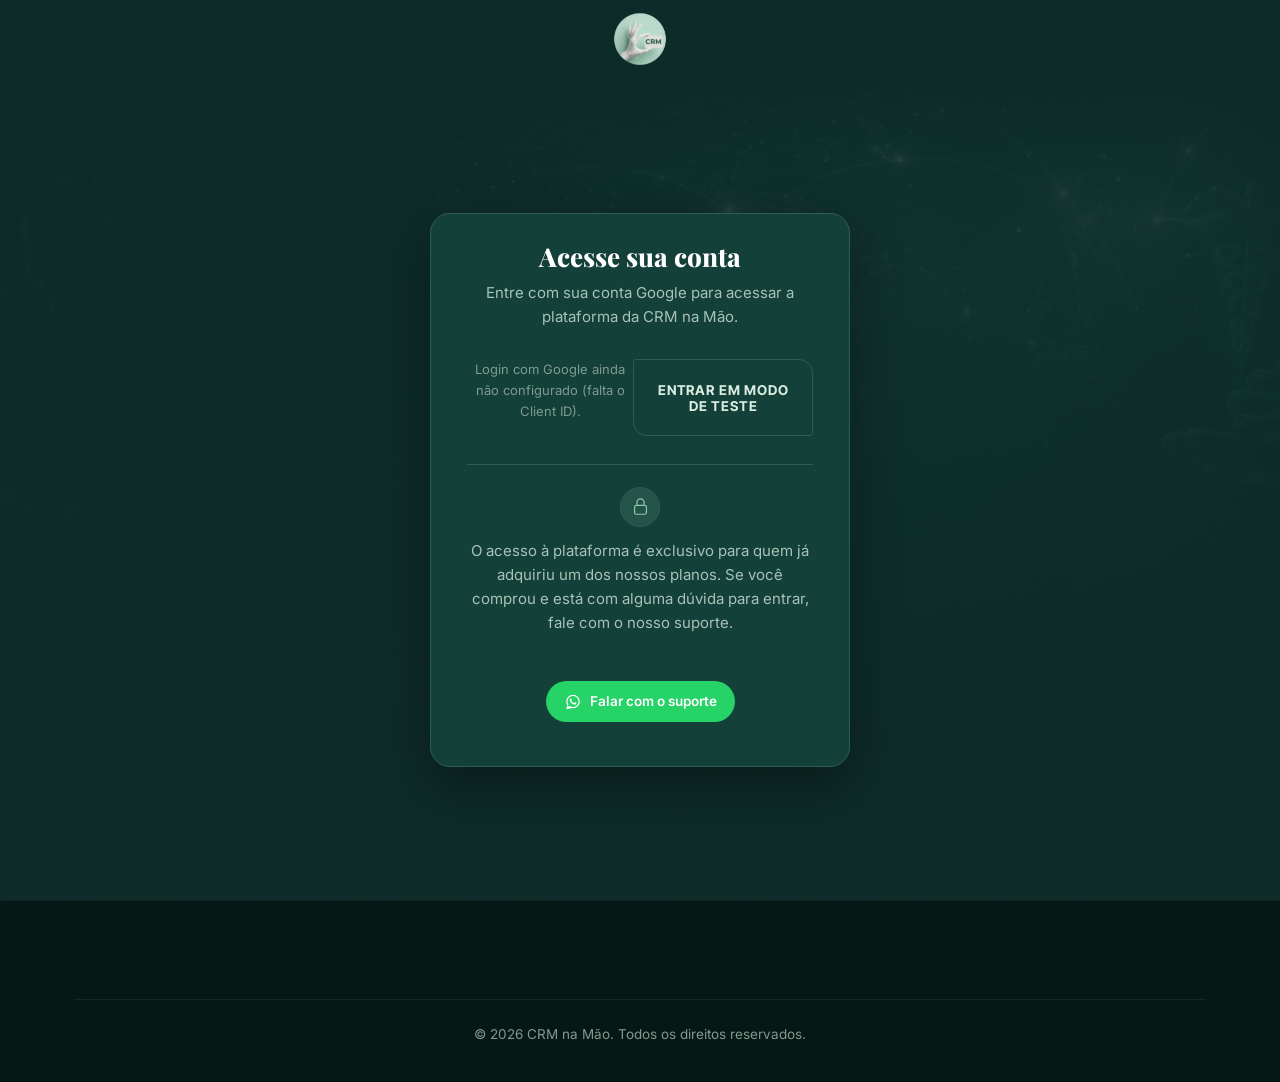
<file: login.html>
<!DOCTYPE html>
<html lang="pt-BR">
<head>
  <meta charset="UTF-8" />
  <meta name="viewport" content="width=device-width, initial-scale=1.0" />
  <title>Login | CRM na Mão</title>
  <meta name="description" content="Entre com sua conta Google para acessar a área do aluno CRM na Mão." />
  <meta name="robots" content="noindex" />

  <link rel="icon" type="image/png" href="assets/logo.png" />
  <link rel="preconnect" href="https://fonts.googleapis.com" />
  <link rel="preconnect" href="https://fonts.gstatic.com" crossorigin />
  <link href="https://fonts.googleapis.com/css2?family=Playfair+Display:ital,wght@0,700;0,800;0,900;1,600;1,700&family=Inter+Tight:wght@500;600;700;800;900&family=Inter:wght@400;500;600;700&display=swap" rel="stylesheet" />

  <link rel="stylesheet" href="css/style.css" />
  <style>
    .header .header-inner {
      justify-content: center;
    }
    .login-page {
      min-height: 100vh;
      display: flex;
      align-items: center;
      justify-content: center;
      padding: 140px 24px 60px;
    }
    .login-card {
      width: 100%;
      max-width: 420px;
      background: var(--card);
      border: 1px solid var(--card-border);
      border-radius: var(--radius);
      box-shadow: var(--shadow);
      padding: 28px 36px 44px;
      text-align: center;
    }
    .login-card h1 {
      font-size: 26px;
      margin-bottom: 10px;
    }
    .login-card p {
      color: var(--muted);
      font-size: 15px;
      line-height: 1.6;
      margin-bottom: 30px;
    }
    .login-google-btn {
      display: flex;
      justify-content: center;
      margin-bottom: 8px;
      min-height: 44px;
    }
    .login-status {
      margin-top: 18px;
      font-size: 13.5px;
      color: var(--accent-2);
      display: none;
    }
    .login-status.is-visible {
      display: block;
    }
    .login-pendente {
      margin-top: 28px;
      padding-top: 22px;
      border-top: 1px solid var(--card-border);
    }
  </style>
</head>
<body>

  <!-- ===== HEADER ===== -->
  <header class="header" id="header">
    <div class="container header-inner">
      <a href="index.html" class="brand" aria-label="CRM na Mão">
        <span class="brand-logo"><img src="assets/logo.webp" alt="CRM na Mão" /></span>
      </a>
    </div>
  </header>

  <!-- ===== LOGIN ===== -->
  <section class="login-page">
    <div class="login-card">
      <h1>Acesse sua conta</h1>
      <p>Entre com sua conta Google para acessar a plataforma da CRM na Mão.</p>

      <div class="login-google-btn" id="googleBtn"></div>

      <p id="loginStatus" class="login-status" role="status"></p>

      <div class="login-pendente">
        <span class="login-pendente-icone">
          <svg viewBox="0 0 24 24" fill="none" stroke-width="1.5" stroke-linecap="round" stroke-linejoin="round" aria-hidden="true">
            <path d="M16.5 10.5V6.75a4.5 4.5 0 10-9 0v3.75m-.75 11.25h10.5a2.25 2.25 0 002.25-2.25v-6.75a2.25 2.25 0 00-2.25-2.25H6.75a2.25 2.25 0 00-2.25 2.25v6.75a2.25 2.25 0 002.25 2.25z" />
          </svg>
        </span>
        <p>
          O acesso à plataforma é exclusivo para quem já adquiriu um dos nossos planos.
          Se você comprou e está com alguma dúvida para entrar, fale com o nosso suporte.
        </p>
      </div>
      <a
        class="login-suporte-whatsapp"
        href="https://wa.me/5516997296208?text=Ol%C3%A1!%20Estou%20com%20d%C3%BAvida%20para%20acessar%20a%20plataforma%20da%20CRM%20na%20M%C3%A3o."
        target="_blank"
        rel="noopener"
      >
        <svg viewBox="0 0 32 32" aria-hidden="true">
          <path d="M16.001 3C9.373 3 4 8.373 4 15c0 2.385.694 4.611 1.885 6.476L4 29l7.716-1.862A11.94 11.94 0 0016 27c6.627 0 12-5.373 12-12S22.628 3 16.001 3zm0 21.818a9.77 9.77 0 01-5.02-1.377l-.36-.214-3.716.897.912-3.615-.235-.372A9.8 9.8 0 016.182 15c0-5.413 4.406-9.818 9.819-9.818 5.412 0 9.818 4.405 9.818 9.818 0 5.412-4.406 9.818-9.818 9.818zm5.377-7.34c-.294-.147-1.741-.859-2.011-.957-.27-.099-.467-.147-.663.147-.196.294-.76.957-.933 1.153-.172.196-.343.221-.637.074-.294-.147-1.242-.458-2.365-1.462-.874-.78-1.464-1.744-1.636-2.038-.172-.294-.018-.453.129-.6.132-.132.294-.343.441-.514.147-.172.196-.294.294-.49.098-.196.049-.368-.024-.515-.074-.147-.663-1.597-.909-2.187-.239-.575-.482-.497-.663-.506-.172-.008-.368-.01-.564-.01-.196 0-.515.074-.784.368-.27.294-1.03 1.006-1.03 2.454s1.054 2.847 1.201 3.043c.147.196 2.073 3.166 5.02 4.44.702.303 1.25.484 1.677.62.705.224 1.347.192 1.855.117.566-.084 1.741-.712 1.986-1.4.245-.688.245-1.278.172-1.4-.073-.122-.269-.196-.563-.343z" />
        </svg>
        Falar com o suporte
      </a>
    </div>
  </section>

  <!-- ===== FOOTER ===== -->
  <footer class="footer">
    <div class="container">
      <div class="footer-bottom">
        <p>&copy; <span id="year"></span> CRM na Mão. Todos os direitos reservados.</p>
      </div>
    </div>
  </footer>

  <!-- Google Identity Services -->
  <script src="https://accounts.google.com/gsi/client" async defer></script>
  <script>
    document.getElementById("year").textContent = new Date().getFullYear();

    // Client ID do projeto "Login site crm" no Google Cloud Console,
    // conta contato@facilitandocrmnamao.com. Origens JavaScript autorizadas:
    // https://www.ocrmnamao.com.br, https://ocrmnamao.com.br e
    // http://localhost:8791 (para testes locais).
    const GOOGLE_CLIENT_ID = "1038340405462-44peel60jre2psmpa6ieg7rks3i5enme.apps.googleusercontent.com";

    // Decodifica o JWT que o Google devolve (só client-side, sem validar
    // assinatura -- isso é só pra mostrar o nome/e-mail na tela). A validação
    // de verdade (obrigatória antes de confiar nesses dados) precisa
    // acontecer no backend, quando ele existir -- ver pendência da
    // plataforma do aluno.
    function decodificarJwt(token) {
      try {
        const payload = token.split(".")[1];
        return JSON.parse(atob(payload.replace(/-/g, "+").replace(/_/g, "/")));
      } catch (erro) {
        return null;
      }
    }

    // Grava a sessão localmente (client-side) e manda o aluno pra
    // plataforma. TODO (pendência): quando existir backend, validar a
    // assinatura do token do lado do servidor e criar uma sessão de
    // verdade (hoje isso confia no que o próprio navegador decodificou).
    function iniciarSessao(dados) {
      localStorage.setItem(
        "crmnamao_sessao",
        JSON.stringify({
          nome: dados.name || dados.email,
          email: dados.email,
          foto: dados.picture || null,
          criadoEm: new Date().toISOString(),
        })
      );
      window.location.href = "plataforma.html";
    }

    function handleCredentialResponse(response) {
      const dados = decodificarJwt(response.credential);
      const status = document.getElementById("loginStatus");
      if (!dados) return;

      status.textContent = "Login recebido: " + dados.email + ". Entrando na plataforma...";
      status.classList.add("is-visible");
      iniciarSessao(dados);
    }

    window.onload = function () {
      if (!window.google || GOOGLE_CLIENT_ID === "SEU_GOOGLE_CLIENT_ID_AQUI") {
        document.getElementById("googleBtn").innerHTML =
          '<p style="color: var(--muted-2); font-size: 13px; margin-bottom: 14px;">Login com Google ainda não configurado (falta o Client ID).</p>' +
          '<button type="button" id="btnModoTeste" class="btn btn-plan-outline" style="width: 100%;">Entrar em modo de teste</button>';
        document.getElementById("btnModoTeste").addEventListener("click", function () {
          iniciarSessao({ name: "Aluno(a) Teste", email: "teste@ocrmnamao.com.br", picture: null });
        });
        return;
      }

      google.accounts.id.initialize({
        client_id: GOOGLE_CLIENT_ID,
        callback: handleCredentialResponse,
      });

      google.accounts.id.renderButton(document.getElementById("googleBtn"), {
        type: "standard",
        theme: "outline",
        size: "large",
        shape: "pill",
        text: "signin_with",
        logo_alignment: "left",
      });
    };
  </script>
</body>
</html>
</file>
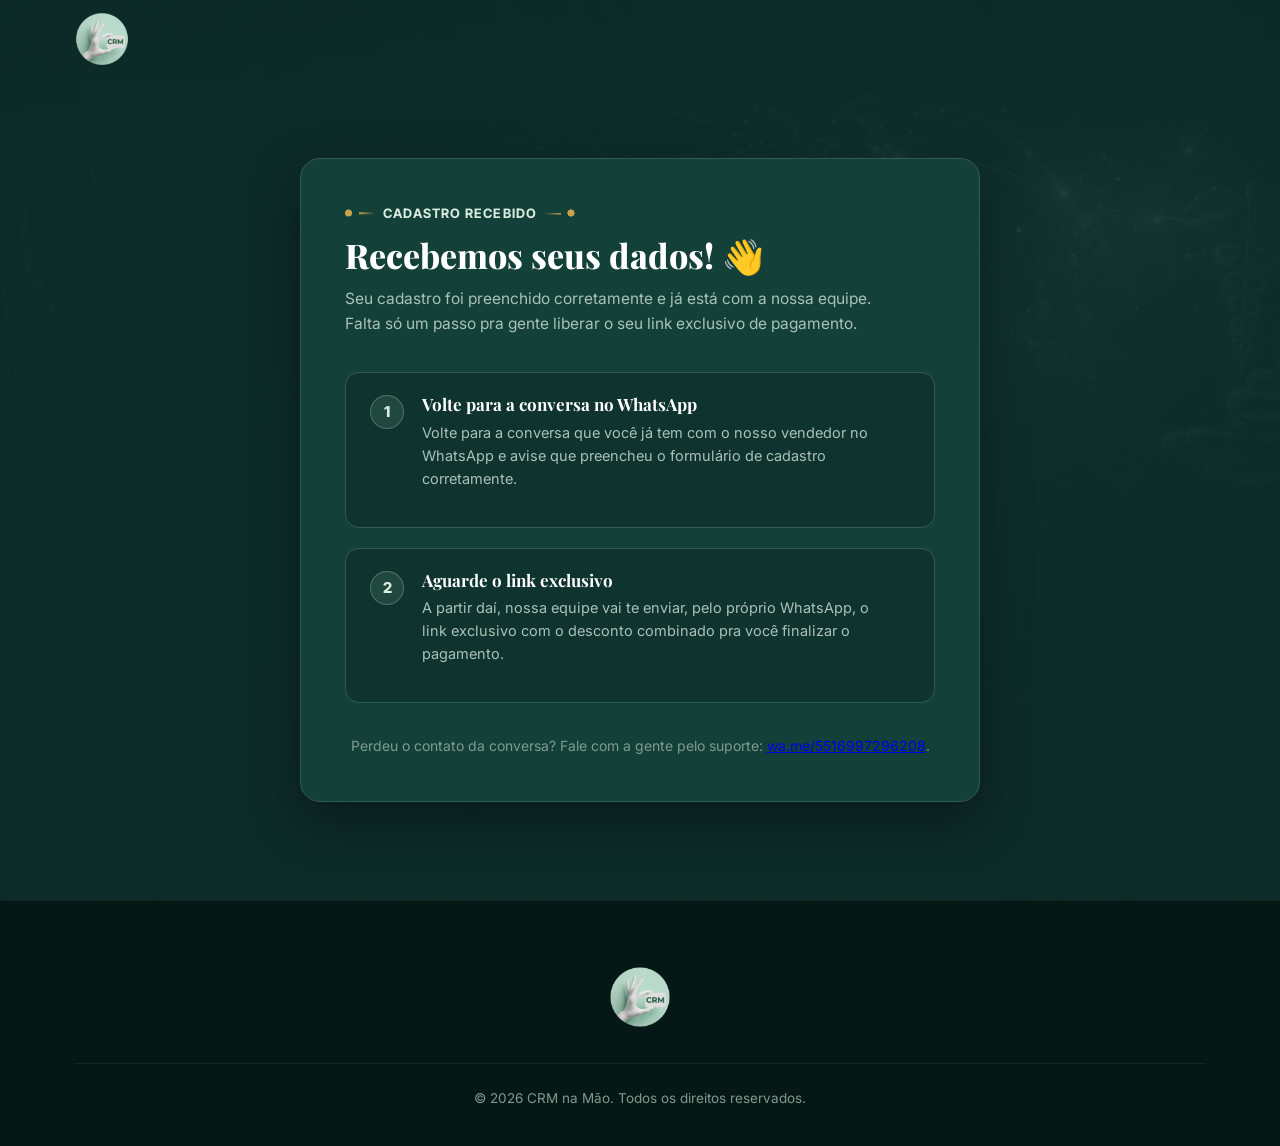
<file: obrigado-cadastro.html>
<!DOCTYPE html>
<html lang="pt-BR">
<head>
  <meta charset="UTF-8" />
  <meta name="viewport" content="width=device-width, initial-scale=1.0" />
  <title>Cadastro recebido | CRM na Mão</title>
  <meta name="description" content="Recebemos seus dados. Volte para a conversa no WhatsApp com nossa equipe para receber o link exclusivo de pagamento." />
  <meta name="robots" content="noindex" />

  <link rel="icon" type="image/png" href="assets/logo.png" />
  <link rel="preconnect" href="https://fonts.googleapis.com" />
  <link rel="preconnect" href="https://fonts.gstatic.com" crossorigin />
  <link href="https://fonts.googleapis.com/css2?family=Playfair+Display:ital,wght@0,700;0,800;0,900;1,600;1,700&family=Inter+Tight:wght@500;600;700;800;900&family=Inter:wght@400;500;600;700&display=swap" rel="stylesheet" />

  <link rel="stylesheet" href="css/style.css" />
  <link rel="stylesheet" href="css/obrigado.css" />
</head>
<body>

  <!-- ===== HEADER ===== -->
  <header class="header" id="header">
    <div class="container header-inner">
      <a href="index.html" class="brand" aria-label="CRM na Mão">
        <span class="brand-logo"><img src="assets/logo.webp" alt="CRM na Mão" /></span>
      </a>
    </div>
  </header>

  <!-- ===== CONFIRMAÇÃO DE CADASTRO ===== -->
  <section class="obrigado">
    <div class="container">
      <div class="obrigado-card">

        <div class="obrigado-head">
          <p class="eyebrow"><span class="eyebrow-line"></span> CADASTRO RECEBIDO</p>
          <h1>Recebemos seus dados! 👋</h1>
          <p>Seu cadastro foi preenchido corretamente e já está com a nossa equipe. Falta só um passo pra gente liberar o seu link exclusivo de pagamento.</p>
        </div>

        <ol class="obrigado-steps">
          <li class="obrigado-step">
            <span class="step-num">1</span>
            <div class="step-body">
              <h2>Volte para a conversa no WhatsApp</h2>
              <p>Volte para a conversa que você já tem com o nosso vendedor no WhatsApp e avise que preencheu o formulário de cadastro corretamente.</p>
            </div>
          </li>

          <li class="obrigado-step">
            <span class="step-num">2</span>
            <div class="step-body">
              <h2>Aguarde o link exclusivo</h2>
              <p>A partir daí, nossa equipe vai te enviar, pelo próprio WhatsApp, o link exclusivo com o desconto combinado pra você finalizar o pagamento.</p>
            </div>
          </li>
        </ol>

        <p class="obrigado-nota">Perdeu o contato da conversa? Fale com a gente pelo suporte: <a href="https://wa.me/5516997296208" target="_blank" rel="noopener">wa.me/5516997296208</a>.</p>
      </div>
    </div>
  </section>

  <!-- ===== FOOTER ===== -->
  <footer class="footer">
    <div class="container">
      <div class="footer-logo">
        <img src="assets/logo.webp" alt="Logo CRM na Mão" style="height: 64px; width: auto; margin: 0 auto;" />
      </div>
      <div class="footer-bottom">
        <p>&copy; <span id="year"></span> CRM na Mão. Todos os direitos reservados.</p>
      </div>
    </div>
  </footer>

  <script>document.getElementById("year").textContent = new Date().getFullYear();</script>
</body>
</html>
</file>
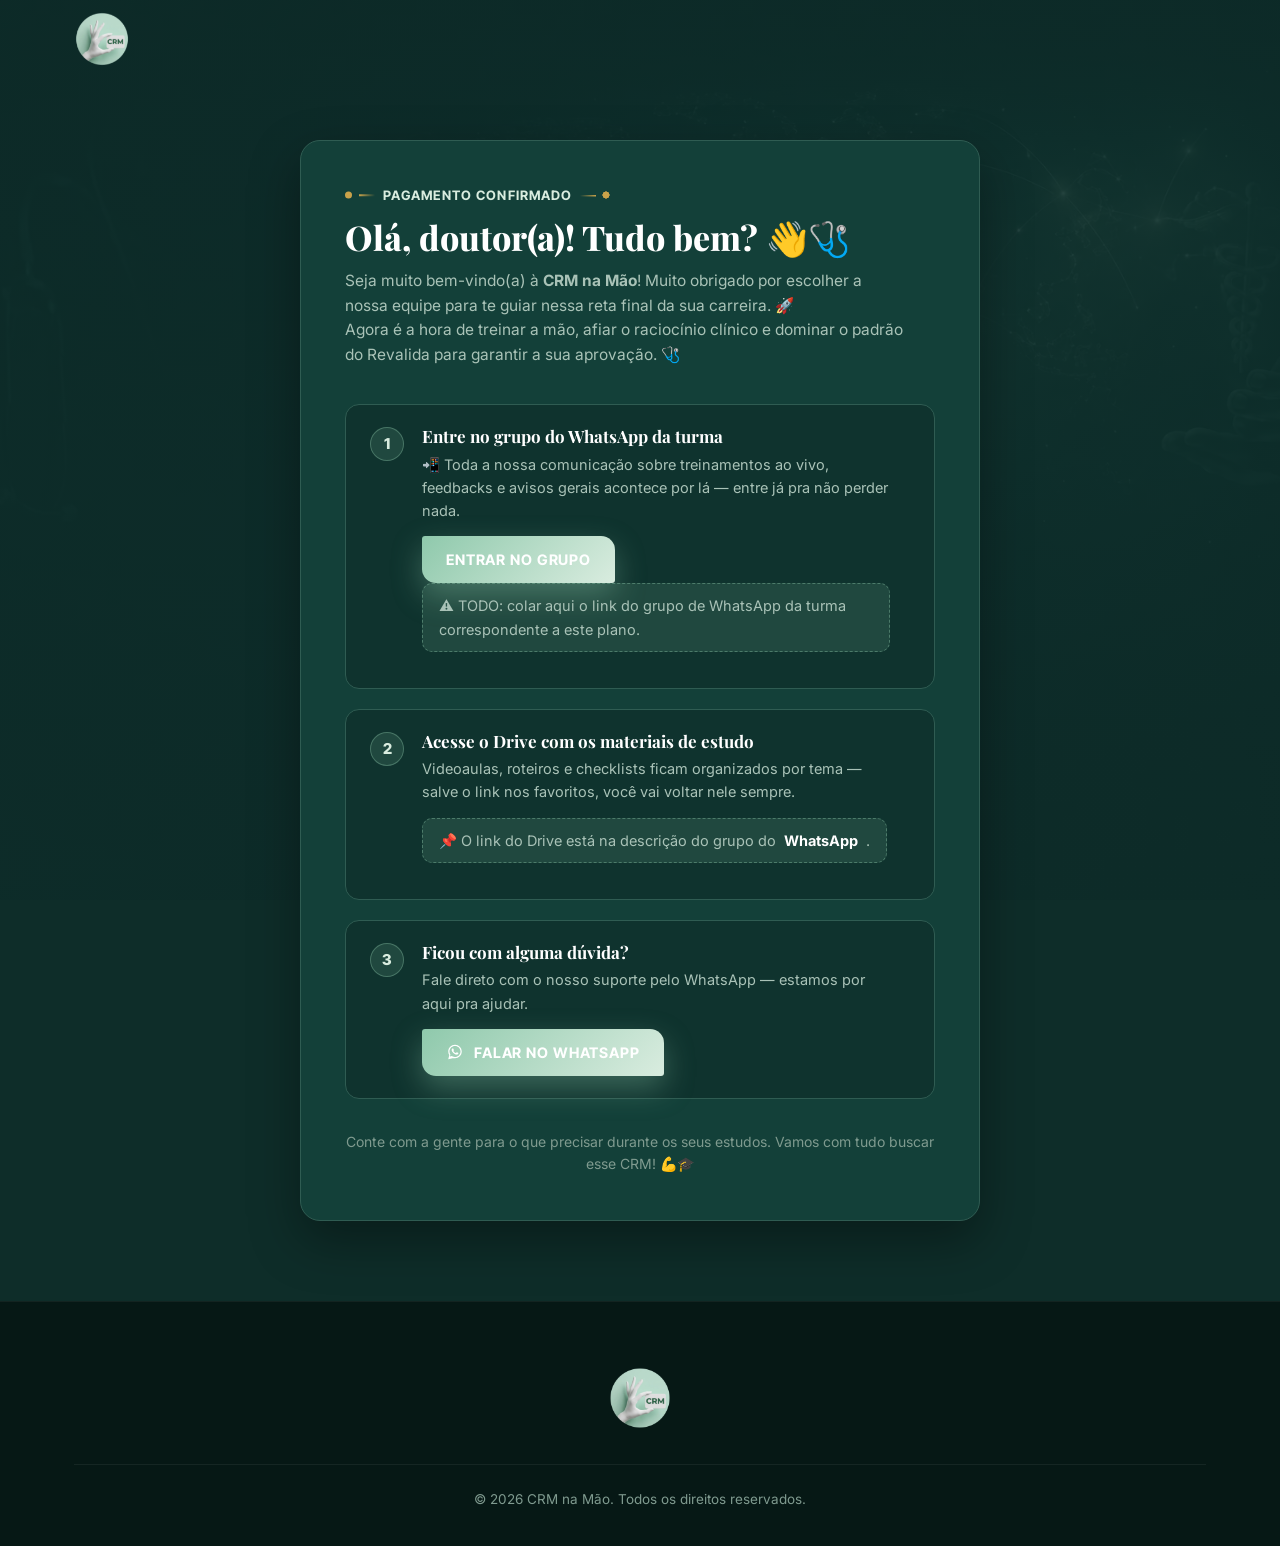
<file: obrigado.html>
<!DOCTYPE html>
<html lang="pt-BR">
<head>
  <meta charset="UTF-8" />
  <meta name="viewport" content="width=device-width, initial-scale=1.0" />
  <title>Bem-vindo(a) à CRM na Mão</title>
  <meta name="description" content="Pagamento confirmado. Acesse seus materiais e o grupo da sua turma." />
  <meta name="robots" content="noindex" />

  <link rel="icon" type="image/png" href="assets/logo.png" />
  <link rel="preconnect" href="https://fonts.googleapis.com" />
  <link rel="preconnect" href="https://fonts.gstatic.com" crossorigin />
  <link href="https://fonts.googleapis.com/css2?family=Playfair+Display:ital,wght@0,700;0,800;0,900;1,600;1,700&family=Inter+Tight:wght@500;600;700;800;900&family=Inter:wght@400;500;600;700&display=swap" rel="stylesheet" />

  <link rel="stylesheet" href="css/style.css" />
  <link rel="stylesheet" href="css/obrigado.css" />
</head>
<body>

  <!-- ===== HEADER ===== -->
  <header class="header" id="header">
    <div class="container header-inner">
      <a href="index.html" class="brand" aria-label="CRM na Mão">
        <span class="brand-logo"><img src="assets/logo.webp" alt="CRM na Mão" /></span>
      </a>
    </div>
  </header>

  <!-- ===== BOAS-VINDAS ===== -->
  <section class="obrigado">
    <div class="container">
      <div class="obrigado-card">

        <div class="obrigado-head">
          <p class="eyebrow"><span class="eyebrow-line"></span> PAGAMENTO CONFIRMADO</p>
          <h1>Olá, doutor(a)! Tudo bem? 👋🩺</h1>
          <p>Seja muito bem-vindo(a) à <strong>CRM na Mão</strong>! Muito obrigado por escolher a nossa equipe para te guiar nessa reta final da sua carreira. 🚀</p>
          <p>Agora é a hora de treinar a mão, afiar o raciocínio clínico e dominar o padrão do Revalida para garantir a sua aprovação. 🩺</p>
        </div>

        <ol class="obrigado-steps">
          <li class="obrigado-step">
            <span class="step-num">1</span>
            <div class="step-body">
              <h2>Entre no grupo do WhatsApp da turma</h2>
              <p>📲 Toda a nossa comunicação sobre treinamentos ao vivo, feedbacks e avisos gerais acontece por lá — entre já pra não perder nada.</p>
              <a href="#" class="btn btn-primary" target="_blank" rel="noopener">Entrar no grupo</a>
              <p class="step-note">⚠️ TODO: colar aqui o link do grupo de WhatsApp da turma correspondente a este plano.</p>
            </div>
          </li>

          <li class="obrigado-step">
            <span class="step-num">2</span>
            <div class="step-body">
              <h2>Acesse o Drive com os materiais de estudo</h2>
              <p>Videoaulas, roteiros e checklists ficam organizados por tema — salve o link nos favoritos, você vai voltar nele sempre.</p>
              <p class="step-note">📌 O link do Drive está na descrição do grupo do <strong>WhatsApp</strong>.</p>
            </div>
          </li>

          <li class="obrigado-step">
            <span class="step-num">3</span>
            <div class="step-body">
              <h2>Ficou com alguma dúvida?</h2>
              <p>Fale direto com o nosso suporte pelo WhatsApp — estamos por aqui pra ajudar.</p>
              <a href="https://wa.me/5516997296208" class="btn btn-primary btn-whatsapp" target="_blank" rel="noopener">
                <svg viewBox="0 0 32 32" aria-hidden="true">
                  <path d="M16.001 3C9.373 3 4 8.373 4 15c0 2.385.694 4.611 1.885 6.476L4 29l7.716-1.862A11.94 11.94 0 0016 27c6.627 0 12-5.373 12-12S22.628 3 16.001 3zm0 21.818a9.77 9.77 0 01-5.02-1.377l-.36-.214-3.716.897.912-3.615-.235-.372A9.8 9.8 0 016.182 15c0-5.413 4.406-9.818 9.819-9.818 5.412 0 9.818 4.405 9.818 9.818 0 5.412-4.406 9.818-9.818 9.818zm5.377-7.34c-.294-.147-1.741-.859-2.011-.957-.27-.099-.467-.147-.663.147-.196.294-.76.957-.933 1.153-.172.196-.343.221-.637.074-.294-.147-1.242-.458-2.365-1.462-.874-.78-1.464-1.744-1.636-2.038-.172-.294-.018-.453.129-.6.132-.132.294-.343.441-.514.147-.172.196-.294.294-.49.098-.196.049-.368-.024-.515-.074-.147-.663-1.597-.909-2.187-.239-.575-.482-.497-.663-.506-.172-.008-.368-.01-.564-.01-.196 0-.515.074-.784.368-.27.294-1.03 1.006-1.03 2.454s1.054 2.847 1.201 3.043c.147.196 2.073 3.166 5.02 4.44.702.303 1.25.484 1.677.62.705.224 1.347.192 1.855.117.566-.084 1.741-.712 1.986-1.4.245-.688.245-1.278.172-1.4-.073-.122-.269-.196-.563-.343z" />
                </svg>
                Falar no WhatsApp
              </a>
            </div>
          </li>
        </ol>

        <p class="obrigado-nota">Conte com a gente para o que precisar durante os seus estudos. Vamos com tudo buscar esse CRM! 💪🎓</p>
      </div>
    </div>
  </section>

  <!-- ===== FOOTER ===== -->
  <footer class="footer">
    <div class="container">
      <div class="footer-logo">
        <img src="assets/logo.webp" alt="Logo CRM na Mão" style="height: 64px; width: auto; margin: 0 auto;" />
      </div>
      <div class="footer-bottom">
        <p>&copy; <span id="year"></span> CRM na Mão. Todos os direitos reservados.</p>
      </div>
    </div>
  </footer>

  <script>document.getElementById("year").textContent = new Date().getFullYear();</script>
</body>
</html>
</file>
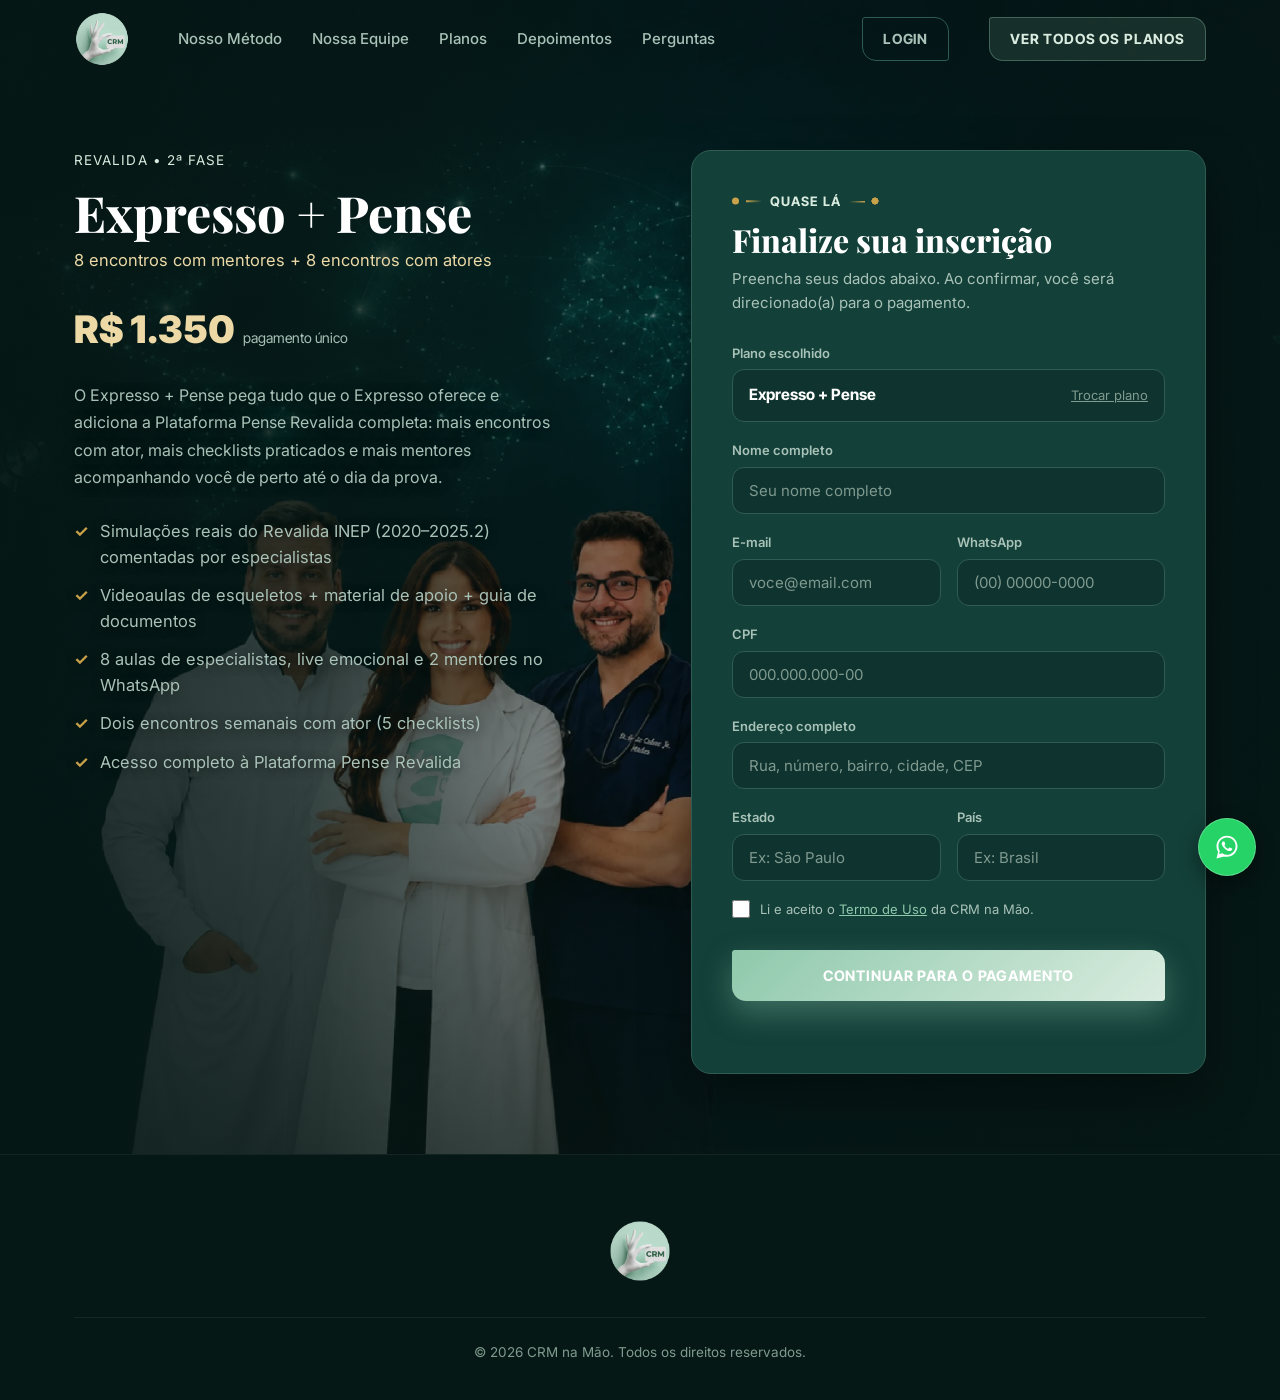
<file: plano-expresso-pense.html>
<!DOCTYPE html>
<html lang="pt-BR">
<head>
  <meta charset="UTF-8" />
  <meta name="viewport" content="width=device-width, initial-scale=1.0" />
  <title>Plano Expresso + Pense | CRM na Mão</title>
  <meta name="description" content="8 encontros com mentores + 8 encontros com atores e acesso completo à Plataforma Pense Revalida." />

  <link rel="icon" type="image/png" href="assets/logo.png" />
  <link rel="preconnect" href="https://fonts.googleapis.com" />
  <link rel="preconnect" href="https://fonts.gstatic.com" crossorigin />
  <link href="https://fonts.googleapis.com/css2?family=Playfair+Display:ital,wght@0,700;0,800;0,900;1,600;1,700&family=Inter+Tight:wght@500;600;700;800;900&family=Inter:wght@400;500;600;700&display=swap" rel="stylesheet" />

  <link rel="stylesheet" href="css/style.css" />
</head>
<body>

  <!-- ===== HEADER ===== -->
  <header class="header" id="header">
    <div class="container header-inner">
      <a href="index.html#inicio" class="brand" aria-label="CRM na Mão">
        <span class="brand-logo"><img src="assets/logo.webp" alt="CRM na Mão" /></span>
      </a>

      <nav class="nav" id="nav" aria-label="Navegação principal">
        <a href="index.html#metodo">Nosso Método</a>
        <a href="index.html#equipe">Nossa Equipe</a>
        <a href="index.html#planos">Planos</a>
        <a href="index.html#depoimentos">Depoimentos</a>
        <a href="index.html#perguntas">Perguntas</a>
        <a href="login.html" class="btn btn-nav btn-nav-login">Login</a>
        <a href="index.html#planos" class="btn btn-nav">Ver todos os planos</a>
      </nav>

      <button class="menu-toggle" id="menuToggle" aria-label="Abrir menu" aria-expanded="false">
        <span></span><span></span><span></span>
      </button>
    </div>
  </header>

  <!-- ===== PLANO: RESUMO + FORMULÁRIO ===== -->
  <section class="plano-hero">
    <div class="container plano-hero-grid">
      <div class="plano-hero-info plano-hero-info-gold reveal">
        <p class="plan-tag">Revalida • 2ª Fase</p>
        <h1>Expresso + Pense</h1>
        <p class="plano-hero-sub">8 encontros com mentores + 8 encontros com atores</p>
        <p class="plano-hero-preco"><span class="valor">R$ 1.350</span><span class="rotulo">pagamento único</span></p>
        <p class="plano-page-desc">
          O Expresso + Pense pega tudo que o Expresso oferece e adiciona a Plataforma Pense Revalida completa:
          mais encontros com ator, mais checklists praticados e mais mentores acompanhando você de perto até o
          dia da prova.
        </p>
        <ul class="plan-features">
          <li>Simulações reais do Revalida INEP (2020–2025.2) comentadas por especialistas</li>
          <li>Videoaulas de esqueletos + material de apoio + guia de documentos</li>
          <li>8 aulas de especialistas, live emocional e 2 mentores no WhatsApp</li>
          <li>Dois encontros semanais com ator (5 checklists)</li>
          <li>Acesso completo à Plataforma Pense Revalida</li>
        </ul>
      </div>

      <div class="plano-hero-form reveal">
        <div class="compra-card">
          <div class="compra-head">
            <p class="eyebrow"><span class="eyebrow-line"></span> QUASE LÁ</p>
            <h1>Finalize sua inscrição</h1>
            <p>Preencha seus dados abaixo. Ao confirmar, você será direcionado(a) para o pagamento.</p>
          </div>

          <form id="formCompra" novalidate>
            <div class="form-group">
              <label>Plano escolhido</label>
              <div class="plano-selecionado">
                <strong>Expresso + Pense</strong>
                <a href="index.html#planos">Trocar plano</a>
              </div>
            </div>

            <div class="form-group">
              <label for="nome">Nome completo</label>
              <input type="text" id="nome" name="nome" placeholder="Seu nome completo" autocomplete="name" required />
              <span class="form-error"></span>
            </div>

            <div class="form-row">
              <div class="form-group">
                <label for="email">E-mail</label>
                <input type="email" id="email" name="email" placeholder="voce@email.com" autocomplete="email" required />
                <span class="form-error"></span>
              </div>

              <div class="form-group">
                <label for="whatsapp">WhatsApp</label>
                <input type="tel" id="whatsapp" name="whatsapp" placeholder="(00) 00000-0000" autocomplete="tel" required />
                <span class="form-error"></span>
              </div>
            </div>

            <div class="form-group">
              <label for="cpf">CPF</label>
              <input type="text" id="cpf" name="cpf" placeholder="000.000.000-00" inputmode="numeric" required />
              <span class="form-error"></span>
            </div>

            <div class="form-group">
              <label for="endereco">Endereço completo</label>
              <input type="text" id="endereco" name="endereco" placeholder="Rua, número, bairro, cidade, CEP" autocomplete="street-address" required />
              <span class="form-error"></span>
            </div>

            <div class="form-row">
              <div class="form-group">
                <label for="estado">Estado</label>
                <input type="text" id="estado" name="estado" placeholder="Ex: São Paulo" autocomplete="address-level1" required />
                <span class="form-error"></span>
              </div>

              <div class="form-group">
                <label for="pais">País</label>
                <input type="text" id="pais" name="pais" placeholder="Ex: Brasil" autocomplete="country-name" required />
                <span class="form-error"></span>
              </div>
            </div>

            <div class="form-group form-group-checkbox">
              <label class="checkbox-label" for="termos">
                <input type="checkbox" id="termos" name="termos" required />
                <span>Li e aceito o <a href="termos.html" target="_blank" rel="noopener">Termo de Uso</a> da CRM na Mão.</span>
              </label>
              <span class="form-error"></span>
            </div>

            <button type="submit" id="compraSubmit" class="btn btn-primary btn-lg compra-submit">
              Continuar para o pagamento
            </button>
            <p id="compraStatus" class="compra-status" role="status"></p>
          </form>
        </div>
      </div>
    </div>
  </section>

  <!-- ===== FOOTER ===== -->
  <footer class="footer">
    <div class="container">
      <div class="footer-logo">
        <img src="assets/logo.webp" alt="Logo CRM na Mão" style="height: 64px; width: auto; margin: 0 auto;" />
      </div>
      <div class="footer-bottom">
        <p>&copy; <span id="year"></span> CRM na Mão. Todos os direitos reservados.</p>
      </div>
    </div>
  </footer>

  <a href="https://wa.me/5516997296208" target="_blank" rel="noopener" class="whatsapp-float" aria-label="Fale conosco no WhatsApp">
    <svg viewBox="0 0 32 32" aria-hidden="true">
      <path d="M16.001 3C9.373 3 4 8.373 4 15c0 2.385.694 4.611 1.885 6.476L4 29l7.716-1.862A11.94 11.94 0 0016 27c6.627 0 12-5.373 12-12S22.628 3 16.001 3zm0 21.818a9.77 9.77 0 01-5.02-1.377l-.36-.214-3.716.897.912-3.615-.235-.372A9.8 9.8 0 016.182 15c0-5.413 4.406-9.818 9.819-9.818 5.412 0 9.818 4.405 9.818 9.818 0 5.412-4.406 9.818-9.818 9.818zm5.377-7.34c-.294-.147-1.741-.859-2.011-.957-.27-.099-.467-.147-.663.147-.196.294-.76.957-.933 1.153-.172.196-.343.221-.637.074-.294-.147-1.242-.458-2.365-1.462-.874-.78-1.464-1.744-1.636-2.038-.172-.294-.018-.453.129-.6.132-.132.294-.343.441-.514.147-.172.196-.294.294-.49.098-.196.049-.368-.024-.515-.074-.147-.663-1.597-.909-2.187-.239-.575-.482-.497-.663-.506-.172-.008-.368-.01-.564-.01-.196 0-.515.074-.784.368-.27.294-1.03 1.006-1.03 2.454s1.054 2.847 1.201 3.043c.147.196 2.073 3.166 5.02 4.44.702.303 1.25.484 1.677.62.705.224 1.347.192 1.855.117.566-.084 1.741-.712 1.986-1.4.245-.688.245-1.278.172-1.4-.073-.122-.269-.196-.563-.343z" />
    </svg>
  </a>

  <script>
    document.getElementById("year").textContent = new Date().getFullYear();
    window.PLANO_ATUAL = {
      nome: "Expresso + Pense",
      checkoutUrlReserva: "https://wa.me/5516997296208?text=" + encodeURIComponent("Olá! Quero contratar o plano Expresso + Pense (R$ 1.350,00) da CRM na Mão."),
    };
  </script>
  <script src="js/main.js"></script>
  <script src="js/plano-checkout.js"></script>
</body>
</html>
</file>
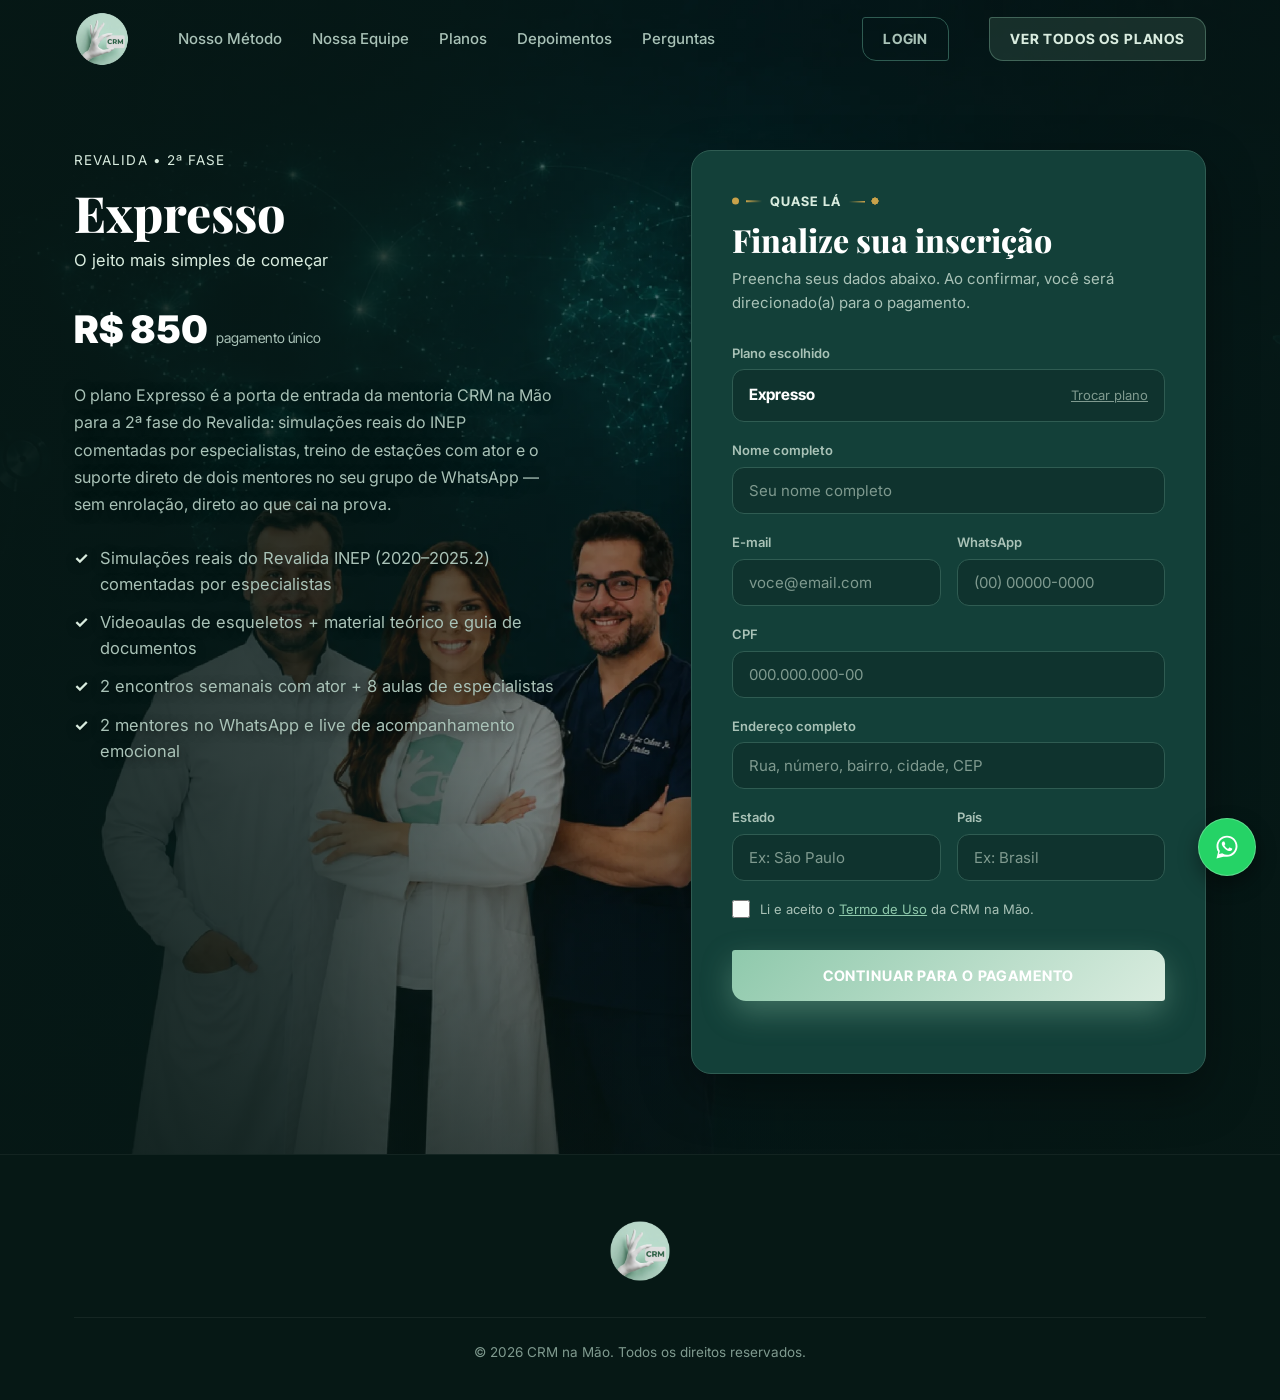
<file: plano-expresso.html>
<!DOCTYPE html>
<html lang="pt-BR">
<head>
  <meta charset="UTF-8" />
  <meta name="viewport" content="width=device-width, initial-scale=1.0" />
  <title>Plano Expresso | CRM na Mão</title>
  <meta name="description" content="O jeito mais simples de começar sua preparação para a 2ª fase do Revalida com a CRM na Mão." />

  <link rel="icon" type="image/png" href="assets/logo.png" />
  <link rel="preconnect" href="https://fonts.googleapis.com" />
  <link rel="preconnect" href="https://fonts.gstatic.com" crossorigin />
  <link href="https://fonts.googleapis.com/css2?family=Playfair+Display:ital,wght@0,700;0,800;0,900;1,600;1,700&family=Inter+Tight:wght@500;600;700;800;900&family=Inter:wght@400;500;600;700&display=swap" rel="stylesheet" />

  <link rel="stylesheet" href="css/style.css" />
</head>
<body>

  <!-- ===== HEADER ===== -->
  <header class="header" id="header">
    <div class="container header-inner">
      <a href="index.html#inicio" class="brand" aria-label="CRM na Mão">
        <span class="brand-logo"><img src="assets/logo.webp" alt="CRM na Mão" /></span>
      </a>

      <nav class="nav" id="nav" aria-label="Navegação principal">
        <a href="index.html#metodo">Nosso Método</a>
        <a href="index.html#equipe">Nossa Equipe</a>
        <a href="index.html#planos">Planos</a>
        <a href="index.html#depoimentos">Depoimentos</a>
        <a href="index.html#perguntas">Perguntas</a>
        <a href="login.html" class="btn btn-nav btn-nav-login">Login</a>
        <a href="index.html#planos" class="btn btn-nav">Ver todos os planos</a>
      </nav>

      <button class="menu-toggle" id="menuToggle" aria-label="Abrir menu" aria-expanded="false">
        <span></span><span></span><span></span>
      </button>
    </div>
  </header>

  <!-- ===== PLANO: RESUMO + FORMULÁRIO ===== -->
  <section class="plano-hero">
    <div class="container plano-hero-grid">
      <div class="plano-hero-info reveal">
        <p class="plan-tag">Revalida • 2ª Fase</p>
        <h1>Expresso</h1>
        <p class="plano-hero-sub">O jeito mais simples de começar</p>
        <p class="plano-hero-preco"><span class="valor">R$ 850</span><span class="rotulo">pagamento único</span></p>
        <p class="plano-page-desc">
          O plano Expresso é a porta de entrada da mentoria CRM na Mão para a 2ª fase do Revalida: simulações
          reais do INEP comentadas por especialistas, treino de estações com ator e o suporte direto de dois
          mentores no seu grupo de WhatsApp — sem enrolação, direto ao que cai na prova.
        </p>
        <ul class="plan-features">
          <li>Simulações reais do Revalida INEP (2020–2025.2) comentadas por especialistas</li>
          <li>Videoaulas de esqueletos + material teórico e guia de documentos</li>
          <li>2 encontros semanais com ator + 8 aulas de especialistas</li>
          <li>2 mentores no WhatsApp e live de acompanhamento emocional</li>
        </ul>
      </div>

      <div class="plano-hero-form reveal">
        <div class="compra-card">
          <div class="compra-head">
            <p class="eyebrow"><span class="eyebrow-line"></span> QUASE LÁ</p>
            <h1>Finalize sua inscrição</h1>
            <p>Preencha seus dados abaixo. Ao confirmar, você será direcionado(a) para o pagamento.</p>
          </div>

          <form id="formCompra" novalidate>
            <div class="form-group">
              <label>Plano escolhido</label>
              <div class="plano-selecionado">
                <strong>Expresso</strong>
                <a href="index.html#planos">Trocar plano</a>
              </div>
            </div>

            <div class="form-group">
              <label for="nome">Nome completo</label>
              <input type="text" id="nome" name="nome" placeholder="Seu nome completo" autocomplete="name" required />
              <span class="form-error"></span>
            </div>

            <div class="form-row">
              <div class="form-group">
                <label for="email">E-mail</label>
                <input type="email" id="email" name="email" placeholder="voce@email.com" autocomplete="email" required />
                <span class="form-error"></span>
              </div>

              <div class="form-group">
                <label for="whatsapp">WhatsApp</label>
                <input type="tel" id="whatsapp" name="whatsapp" placeholder="(00) 00000-0000" autocomplete="tel" required />
                <span class="form-error"></span>
              </div>
            </div>

            <div class="form-group">
              <label for="cpf">CPF</label>
              <input type="text" id="cpf" name="cpf" placeholder="000.000.000-00" inputmode="numeric" required />
              <span class="form-error"></span>
            </div>

            <div class="form-group">
              <label for="endereco">Endereço completo</label>
              <input type="text" id="endereco" name="endereco" placeholder="Rua, número, bairro, cidade, CEP" autocomplete="street-address" required />
              <span class="form-error"></span>
            </div>

            <div class="form-row">
              <div class="form-group">
                <label for="estado">Estado</label>
                <input type="text" id="estado" name="estado" placeholder="Ex: São Paulo" autocomplete="address-level1" required />
                <span class="form-error"></span>
              </div>

              <div class="form-group">
                <label for="pais">País</label>
                <input type="text" id="pais" name="pais" placeholder="Ex: Brasil" autocomplete="country-name" required />
                <span class="form-error"></span>
              </div>
            </div>

            <div class="form-group form-group-checkbox">
              <label class="checkbox-label" for="termos">
                <input type="checkbox" id="termos" name="termos" required />
                <span>Li e aceito o <a href="termos.html" target="_blank" rel="noopener">Termo de Uso</a> da CRM na Mão.</span>
              </label>
              <span class="form-error"></span>
            </div>

            <button type="submit" id="compraSubmit" class="btn btn-primary btn-lg compra-submit">
              Continuar para o pagamento
            </button>
            <p id="compraStatus" class="compra-status" role="status"></p>
          </form>
        </div>
      </div>
    </div>
  </section>

  <!-- ===== FOOTER ===== -->
  <footer class="footer">
    <div class="container">
      <div class="footer-logo">
        <img src="assets/logo.webp" alt="Logo CRM na Mão" style="height: 64px; width: auto; margin: 0 auto;" />
      </div>
      <div class="footer-bottom">
        <p>&copy; <span id="year"></span> CRM na Mão. Todos os direitos reservados.</p>
      </div>
    </div>
  </footer>

  <a href="https://wa.me/5516997296208" target="_blank" rel="noopener" class="whatsapp-float" aria-label="Fale conosco no WhatsApp">
    <svg viewBox="0 0 32 32" aria-hidden="true">
      <path d="M16.001 3C9.373 3 4 8.373 4 15c0 2.385.694 4.611 1.885 6.476L4 29l7.716-1.862A11.94 11.94 0 0016 27c6.627 0 12-5.373 12-12S22.628 3 16.001 3zm0 21.818a9.77 9.77 0 01-5.02-1.377l-.36-.214-3.716.897.912-3.615-.235-.372A9.8 9.8 0 016.182 15c0-5.413 4.406-9.818 9.819-9.818 5.412 0 9.818 4.405 9.818 9.818 0 5.412-4.406 9.818-9.818 9.818zm5.377-7.34c-.294-.147-1.741-.859-2.011-.957-.27-.099-.467-.147-.663.147-.196.294-.76.957-.933 1.153-.172.196-.343.221-.637.074-.294-.147-1.242-.458-2.365-1.462-.874-.78-1.464-1.744-1.636-2.038-.172-.294-.018-.453.129-.6.132-.132.294-.343.441-.514.147-.172.196-.294.294-.49.098-.196.049-.368-.024-.515-.074-.147-.663-1.597-.909-2.187-.239-.575-.482-.497-.663-.506-.172-.008-.368-.01-.564-.01-.196 0-.515.074-.784.368-.27.294-1.03 1.006-1.03 2.454s1.054 2.847 1.201 3.043c.147.196 2.073 3.166 5.02 4.44.702.303 1.25.484 1.677.62.705.224 1.347.192 1.855.117.566-.084 1.741-.712 1.986-1.4.245-.688.245-1.278.172-1.4-.073-.122-.269-.196-.563-.343z" />
    </svg>
  </a>

  <script>
    document.getElementById("year").textContent = new Date().getFullYear();
    window.PLANO_ATUAL = {
      nome: "Expresso",
      checkoutUrlReserva: "https://wa.me/5516997296208?text=" + encodeURIComponent("Olá! Quero contratar o plano Expresso (R$ 850,00) da CRM na Mão."),
    };
  </script>
  <script src="js/main.js"></script>
  <script src="js/plano-checkout.js"></script>
</body>
</html>
</file>
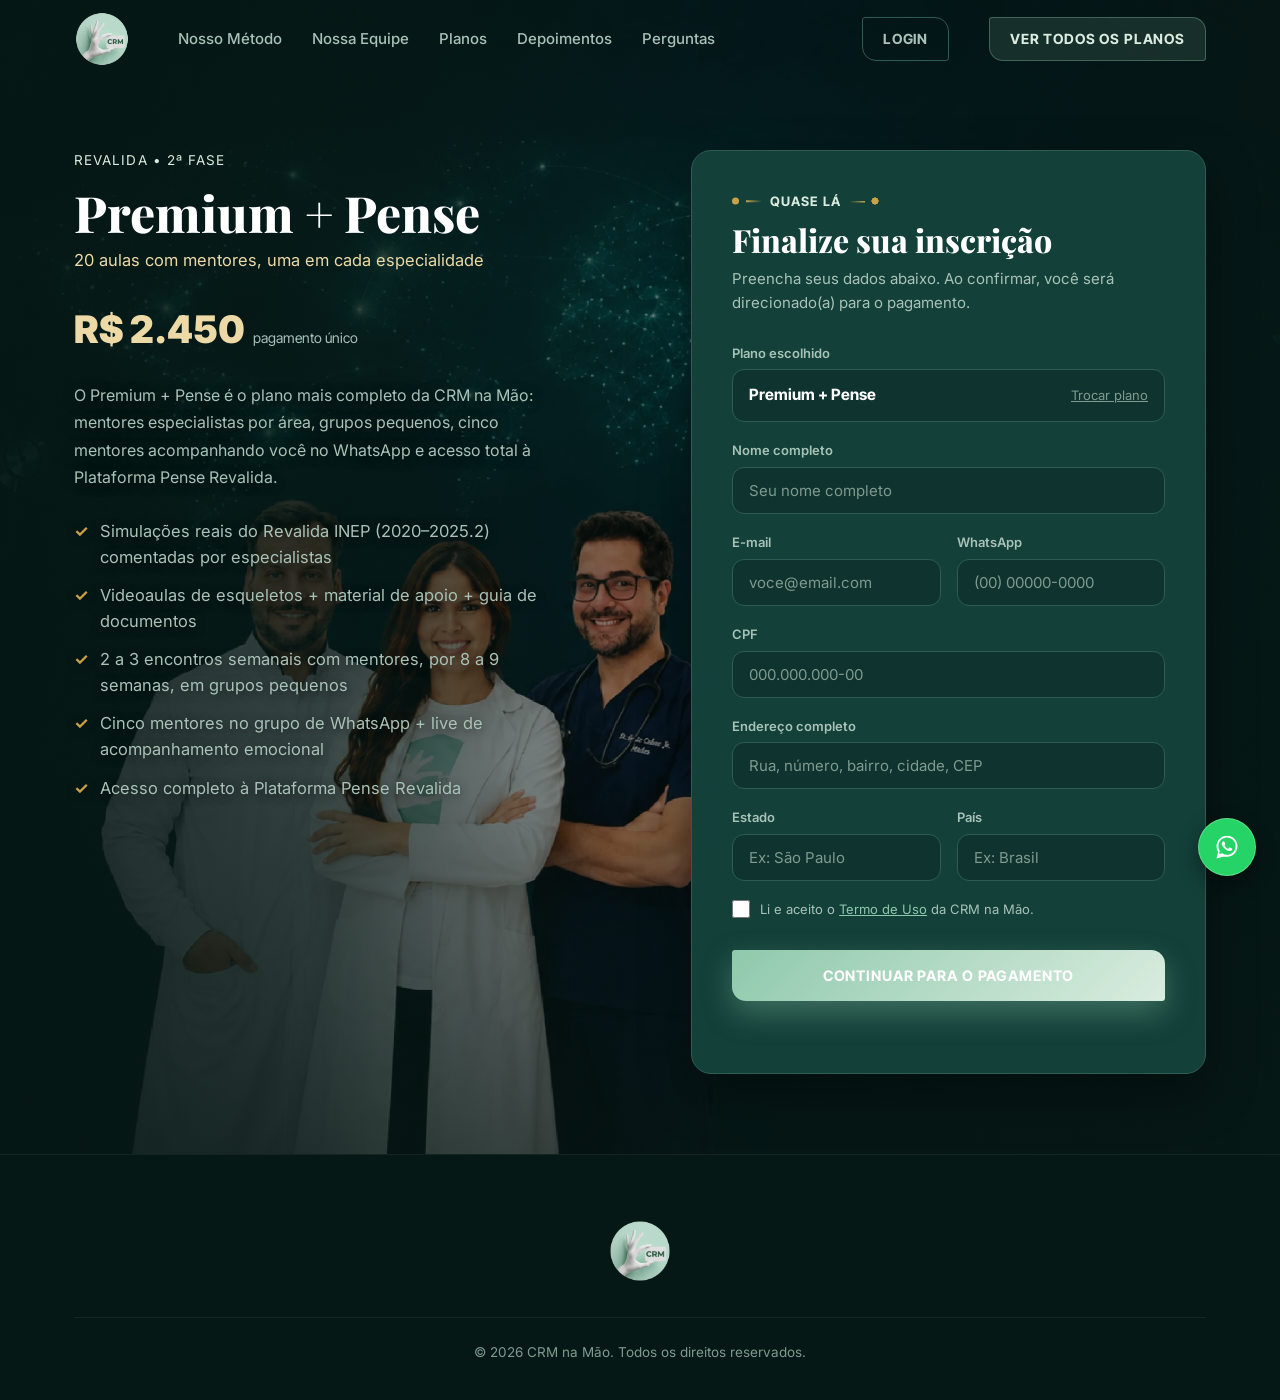
<file: plano-premium-pense.html>
<!DOCTYPE html>
<html lang="pt-BR">
<head>
  <meta charset="UTF-8" />
  <meta name="viewport" content="width=device-width, initial-scale=1.0" />
  <title>Plano Premium + Pense | CRM na Mão</title>
  <meta name="description" content="20 aulas com mentores, uma em cada especialidade, com acesso completo à Plataforma Pense Revalida." />

  <link rel="icon" type="image/png" href="assets/logo.png" />
  <link rel="preconnect" href="https://fonts.googleapis.com" />
  <link rel="preconnect" href="https://fonts.gstatic.com" crossorigin />
  <link href="https://fonts.googleapis.com/css2?family=Playfair+Display:ital,wght@0,700;0,800;0,900;1,600;1,700&family=Inter+Tight:wght@500;600;700;800;900&family=Inter:wght@400;500;600;700&display=swap" rel="stylesheet" />

  <link rel="stylesheet" href="css/style.css" />
</head>
<body>

  <!-- ===== HEADER ===== -->
  <header class="header" id="header">
    <div class="container header-inner">
      <a href="index.html#inicio" class="brand" aria-label="CRM na Mão">
        <span class="brand-logo"><img src="assets/logo.webp" alt="CRM na Mão" /></span>
      </a>

      <nav class="nav" id="nav" aria-label="Navegação principal">
        <a href="index.html#metodo">Nosso Método</a>
        <a href="index.html#equipe">Nossa Equipe</a>
        <a href="index.html#planos">Planos</a>
        <a href="index.html#depoimentos">Depoimentos</a>
        <a href="index.html#perguntas">Perguntas</a>
        <a href="login.html" class="btn btn-nav btn-nav-login">Login</a>
        <a href="index.html#planos" class="btn btn-nav">Ver todos os planos</a>
      </nav>

      <button class="menu-toggle" id="menuToggle" aria-label="Abrir menu" aria-expanded="false">
        <span></span><span></span><span></span>
      </button>
    </div>
  </header>

  <!-- ===== PLANO: RESUMO + FORMULÁRIO ===== -->
  <section class="plano-hero">
    <div class="container plano-hero-grid">
      <div class="plano-hero-info plano-hero-info-gold reveal">
        <p class="plan-tag">Revalida • 2ª Fase</p>
        <h1>Premium + Pense</h1>
        <p class="plano-hero-sub">20 aulas com mentores, uma em cada especialidade</p>
        <p class="plano-hero-preco"><span class="valor">R$ 2.450</span><span class="rotulo">pagamento único</span></p>
        <p class="plano-page-desc">
          O Premium + Pense é o plano mais completo da CRM na Mão: mentores especialistas por área, grupos
          pequenos, cinco mentores acompanhando você no WhatsApp e acesso total à Plataforma Pense Revalida.
        </p>
        <ul class="plan-features">
          <li>Simulações reais do Revalida INEP (2020–2025.2) comentadas por especialistas</li>
          <li>Videoaulas de esqueletos + material de apoio + guia de documentos</li>
          <li>2 a 3 encontros semanais com mentores, por 8 a 9 semanas, em grupos pequenos</li>
          <li>Cinco mentores no grupo de WhatsApp + live de acompanhamento emocional</li>
          <li>Acesso completo à Plataforma Pense Revalida</li>
        </ul>
      </div>

      <div class="plano-hero-form reveal">
        <div class="compra-card">
          <div class="compra-head">
            <p class="eyebrow"><span class="eyebrow-line"></span> QUASE LÁ</p>
            <h1>Finalize sua inscrição</h1>
            <p>Preencha seus dados abaixo. Ao confirmar, você será direcionado(a) para o pagamento.</p>
          </div>

          <form id="formCompra" novalidate>
            <div class="form-group">
              <label>Plano escolhido</label>
              <div class="plano-selecionado">
                <strong>Premium + Pense</strong>
                <a href="index.html#planos">Trocar plano</a>
              </div>
            </div>

            <div class="form-group">
              <label for="nome">Nome completo</label>
              <input type="text" id="nome" name="nome" placeholder="Seu nome completo" autocomplete="name" required />
              <span class="form-error"></span>
            </div>

            <div class="form-row">
              <div class="form-group">
                <label for="email">E-mail</label>
                <input type="email" id="email" name="email" placeholder="voce@email.com" autocomplete="email" required />
                <span class="form-error"></span>
              </div>

              <div class="form-group">
                <label for="whatsapp">WhatsApp</label>
                <input type="tel" id="whatsapp" name="whatsapp" placeholder="(00) 00000-0000" autocomplete="tel" required />
                <span class="form-error"></span>
              </div>
            </div>

            <div class="form-group">
              <label for="cpf">CPF</label>
              <input type="text" id="cpf" name="cpf" placeholder="000.000.000-00" inputmode="numeric" required />
              <span class="form-error"></span>
            </div>

            <div class="form-group">
              <label for="endereco">Endereço completo</label>
              <input type="text" id="endereco" name="endereco" placeholder="Rua, número, bairro, cidade, CEP" autocomplete="street-address" required />
              <span class="form-error"></span>
            </div>

            <div class="form-row">
              <div class="form-group">
                <label for="estado">Estado</label>
                <input type="text" id="estado" name="estado" placeholder="Ex: São Paulo" autocomplete="address-level1" required />
                <span class="form-error"></span>
              </div>

              <div class="form-group">
                <label for="pais">País</label>
                <input type="text" id="pais" name="pais" placeholder="Ex: Brasil" autocomplete="country-name" required />
                <span class="form-error"></span>
              </div>
            </div>

            <div class="form-group form-group-checkbox">
              <label class="checkbox-label" for="termos">
                <input type="checkbox" id="termos" name="termos" required />
                <span>Li e aceito o <a href="termos.html" target="_blank" rel="noopener">Termo de Uso</a> da CRM na Mão.</span>
              </label>
              <span class="form-error"></span>
            </div>

            <button type="submit" id="compraSubmit" class="btn btn-primary btn-lg compra-submit">
              Continuar para o pagamento
            </button>
            <p id="compraStatus" class="compra-status" role="status"></p>
          </form>
        </div>
      </div>
    </div>
  </section>

  <!-- ===== FOOTER ===== -->
  <footer class="footer">
    <div class="container">
      <div class="footer-logo">
        <img src="assets/logo.webp" alt="Logo CRM na Mão" style="height: 64px; width: auto; margin: 0 auto;" />
      </div>
      <div class="footer-bottom">
        <p>&copy; <span id="year"></span> CRM na Mão. Todos os direitos reservados.</p>
      </div>
    </div>
  </footer>

  <a href="https://wa.me/5516997296208" target="_blank" rel="noopener" class="whatsapp-float" aria-label="Fale conosco no WhatsApp">
    <svg viewBox="0 0 32 32" aria-hidden="true">
      <path d="M16.001 3C9.373 3 4 8.373 4 15c0 2.385.694 4.611 1.885 6.476L4 29l7.716-1.862A11.94 11.94 0 0016 27c6.627 0 12-5.373 12-12S22.628 3 16.001 3zm0 21.818a9.77 9.77 0 01-5.02-1.377l-.36-.214-3.716.897.912-3.615-.235-.372A9.8 9.8 0 016.182 15c0-5.413 4.406-9.818 9.819-9.818 5.412 0 9.818 4.405 9.818 9.818 0 5.412-4.406 9.818-9.818 9.818zm5.377-7.34c-.294-.147-1.741-.859-2.011-.957-.27-.099-.467-.147-.663.147-.196.294-.76.957-.933 1.153-.172.196-.343.221-.637.074-.294-.147-1.242-.458-2.365-1.462-.874-.78-1.464-1.744-1.636-2.038-.172-.294-.018-.453.129-.6.132-.132.294-.343.441-.514.147-.172.196-.294.294-.49.098-.196.049-.368-.024-.515-.074-.147-.663-1.597-.909-2.187-.239-.575-.482-.497-.663-.506-.172-.008-.368-.01-.564-.01-.196 0-.515.074-.784.368-.27.294-1.03 1.006-1.03 2.454s1.054 2.847 1.201 3.043c.147.196 2.073 3.166 5.02 4.44.702.303 1.25.484 1.677.62.705.224 1.347.192 1.855.117.566-.084 1.741-.712 1.986-1.4.245-.688.245-1.278.172-1.4-.073-.122-.269-.196-.563-.343z" />
    </svg>
  </a>

  <script>
    document.getElementById("year").textContent = new Date().getFullYear();
    window.PLANO_ATUAL = {
      nome: "Premium + Pense",
      checkoutUrlReserva: "https://wa.me/5516997296208?text=" + encodeURIComponent("Olá! Quero contratar o plano Premium + Pense (R$ 2.450,00) da CRM na Mão."),
    };
  </script>
  <script src="js/main.js"></script>
  <script src="js/plano-checkout.js"></script>
</body>
</html>
</file>
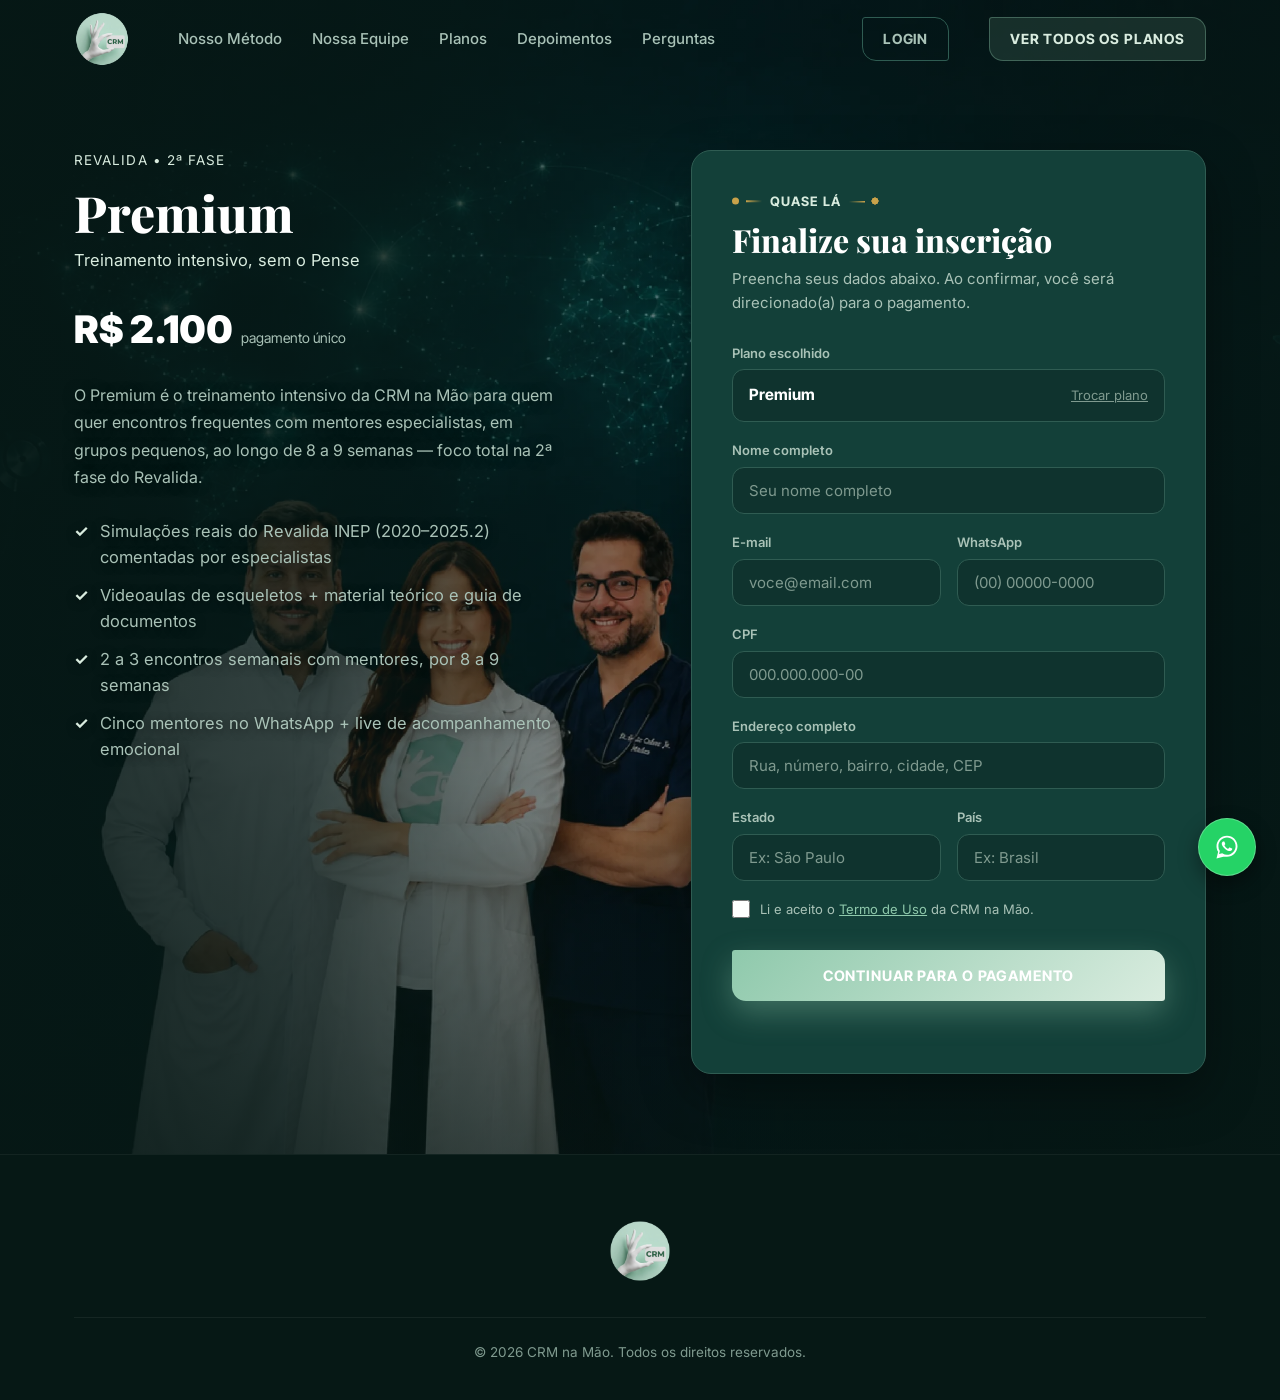
<file: plano-premium.html>
<!DOCTYPE html>
<html lang="pt-BR">
<head>
  <meta charset="UTF-8" />
  <meta name="viewport" content="width=device-width, initial-scale=1.0" />
  <title>Plano Premium | CRM na Mão</title>
  <meta name="description" content="Treinamento intensivo com mentores especialistas para a 2ª fase do Revalida, em grupos pequenos." />

  <link rel="icon" type="image/png" href="assets/logo.png" />
  <link rel="preconnect" href="https://fonts.googleapis.com" />
  <link rel="preconnect" href="https://fonts.gstatic.com" crossorigin />
  <link href="https://fonts.googleapis.com/css2?family=Playfair+Display:ital,wght@0,700;0,800;0,900;1,600;1,700&family=Inter+Tight:wght@500;600;700;800;900&family=Inter:wght@400;500;600;700&display=swap" rel="stylesheet" />

  <link rel="stylesheet" href="css/style.css" />
</head>
<body>

  <!-- ===== HEADER ===== -->
  <header class="header" id="header">
    <div class="container header-inner">
      <a href="index.html#inicio" class="brand" aria-label="CRM na Mão">
        <span class="brand-logo"><img src="assets/logo.webp" alt="CRM na Mão" /></span>
      </a>

      <nav class="nav" id="nav" aria-label="Navegação principal">
        <a href="index.html#metodo">Nosso Método</a>
        <a href="index.html#equipe">Nossa Equipe</a>
        <a href="index.html#planos">Planos</a>
        <a href="index.html#depoimentos">Depoimentos</a>
        <a href="index.html#perguntas">Perguntas</a>
        <a href="login.html" class="btn btn-nav btn-nav-login">Login</a>
        <a href="index.html#planos" class="btn btn-nav">Ver todos os planos</a>
      </nav>

      <button class="menu-toggle" id="menuToggle" aria-label="Abrir menu" aria-expanded="false">
        <span></span><span></span><span></span>
      </button>
    </div>
  </header>

  <!-- ===== PLANO: RESUMO + FORMULÁRIO ===== -->
  <section class="plano-hero">
    <div class="container plano-hero-grid">
      <div class="plano-hero-info reveal">
        <p class="plan-tag">Revalida • 2ª Fase</p>
        <h1>Premium</h1>
        <p class="plano-hero-sub">Treinamento intensivo, sem o Pense</p>
        <p class="plano-hero-preco"><span class="valor">R$ 2.100</span><span class="rotulo">pagamento único</span></p>
        <p class="plano-page-desc">
          O Premium é o treinamento intensivo da CRM na Mão para quem quer encontros frequentes com mentores
          especialistas, em grupos pequenos, ao longo de 8 a 9 semanas — foco total na 2ª fase do Revalida.
        </p>
        <ul class="plan-features">
          <li>Simulações reais do Revalida INEP (2020–2025.2) comentadas por especialistas</li>
          <li>Videoaulas de esqueletos + material teórico e guia de documentos</li>
          <li>2 a 3 encontros semanais com mentores, por 8 a 9 semanas</li>
          <li>Cinco mentores no WhatsApp + live de acompanhamento emocional</li>
        </ul>
      </div>

      <div class="plano-hero-form reveal">
        <div class="compra-card">
          <div class="compra-head">
            <p class="eyebrow"><span class="eyebrow-line"></span> QUASE LÁ</p>
            <h1>Finalize sua inscrição</h1>
            <p>Preencha seus dados abaixo. Ao confirmar, você será direcionado(a) para o pagamento.</p>
          </div>

          <form id="formCompra" novalidate>
            <div class="form-group">
              <label>Plano escolhido</label>
              <div class="plano-selecionado">
                <strong>Premium</strong>
                <a href="index.html#planos">Trocar plano</a>
              </div>
            </div>

            <div class="form-group">
              <label for="nome">Nome completo</label>
              <input type="text" id="nome" name="nome" placeholder="Seu nome completo" autocomplete="name" required />
              <span class="form-error"></span>
            </div>

            <div class="form-row">
              <div class="form-group">
                <label for="email">E-mail</label>
                <input type="email" id="email" name="email" placeholder="voce@email.com" autocomplete="email" required />
                <span class="form-error"></span>
              </div>

              <div class="form-group">
                <label for="whatsapp">WhatsApp</label>
                <input type="tel" id="whatsapp" name="whatsapp" placeholder="(00) 00000-0000" autocomplete="tel" required />
                <span class="form-error"></span>
              </div>
            </div>

            <div class="form-group">
              <label for="cpf">CPF</label>
              <input type="text" id="cpf" name="cpf" placeholder="000.000.000-00" inputmode="numeric" required />
              <span class="form-error"></span>
            </div>

            <div class="form-group">
              <label for="endereco">Endereço completo</label>
              <input type="text" id="endereco" name="endereco" placeholder="Rua, número, bairro, cidade, CEP" autocomplete="street-address" required />
              <span class="form-error"></span>
            </div>

            <div class="form-row">
              <div class="form-group">
                <label for="estado">Estado</label>
                <input type="text" id="estado" name="estado" placeholder="Ex: São Paulo" autocomplete="address-level1" required />
                <span class="form-error"></span>
              </div>

              <div class="form-group">
                <label for="pais">País</label>
                <input type="text" id="pais" name="pais" placeholder="Ex: Brasil" autocomplete="country-name" required />
                <span class="form-error"></span>
              </div>
            </div>

            <div class="form-group form-group-checkbox">
              <label class="checkbox-label" for="termos">
                <input type="checkbox" id="termos" name="termos" required />
                <span>Li e aceito o <a href="termos.html" target="_blank" rel="noopener">Termo de Uso</a> da CRM na Mão.</span>
              </label>
              <span class="form-error"></span>
            </div>

            <button type="submit" id="compraSubmit" class="btn btn-primary btn-lg compra-submit">
              Continuar para o pagamento
            </button>
            <p id="compraStatus" class="compra-status" role="status"></p>
          </form>
        </div>
      </div>
    </div>
  </section>

  <!-- ===== FOOTER ===== -->
  <footer class="footer">
    <div class="container">
      <div class="footer-logo">
        <img src="assets/logo.webp" alt="Logo CRM na Mão" style="height: 64px; width: auto; margin: 0 auto;" />
      </div>
      <div class="footer-bottom">
        <p>&copy; <span id="year"></span> CRM na Mão. Todos os direitos reservados.</p>
      </div>
    </div>
  </footer>

  <a href="https://wa.me/5516997296208" target="_blank" rel="noopener" class="whatsapp-float" aria-label="Fale conosco no WhatsApp">
    <svg viewBox="0 0 32 32" aria-hidden="true">
      <path d="M16.001 3C9.373 3 4 8.373 4 15c0 2.385.694 4.611 1.885 6.476L4 29l7.716-1.862A11.94 11.94 0 0016 27c6.627 0 12-5.373 12-12S22.628 3 16.001 3zm0 21.818a9.77 9.77 0 01-5.02-1.377l-.36-.214-3.716.897.912-3.615-.235-.372A9.8 9.8 0 016.182 15c0-5.413 4.406-9.818 9.819-9.818 5.412 0 9.818 4.405 9.818 9.818 0 5.412-4.406 9.818-9.818 9.818zm5.377-7.34c-.294-.147-1.741-.859-2.011-.957-.27-.099-.467-.147-.663.147-.196.294-.76.957-.933 1.153-.172.196-.343.221-.637.074-.294-.147-1.242-.458-2.365-1.462-.874-.78-1.464-1.744-1.636-2.038-.172-.294-.018-.453.129-.6.132-.132.294-.343.441-.514.147-.172.196-.294.294-.49.098-.196.049-.368-.024-.515-.074-.147-.663-1.597-.909-2.187-.239-.575-.482-.497-.663-.506-.172-.008-.368-.01-.564-.01-.196 0-.515.074-.784.368-.27.294-1.03 1.006-1.03 2.454s1.054 2.847 1.201 3.043c.147.196 2.073 3.166 5.02 4.44.702.303 1.25.484 1.677.62.705.224 1.347.192 1.855.117.566-.084 1.741-.712 1.986-1.4.245-.688.245-1.278.172-1.4-.073-.122-.269-.196-.563-.343z" />
    </svg>
  </a>

  <script>
    document.getElementById("year").textContent = new Date().getFullYear();
    window.PLANO_ATUAL = {
      nome: "Premium",
      checkoutUrlReserva: "https://wa.me/5516997296208?text=" + encodeURIComponent("Olá! Quero contratar o plano Premium (R$ 2.100,00) da CRM na Mão."),
    };
  </script>
  <script src="js/main.js"></script>
  <script src="js/plano-checkout.js"></script>
</body>
</html>
</file>
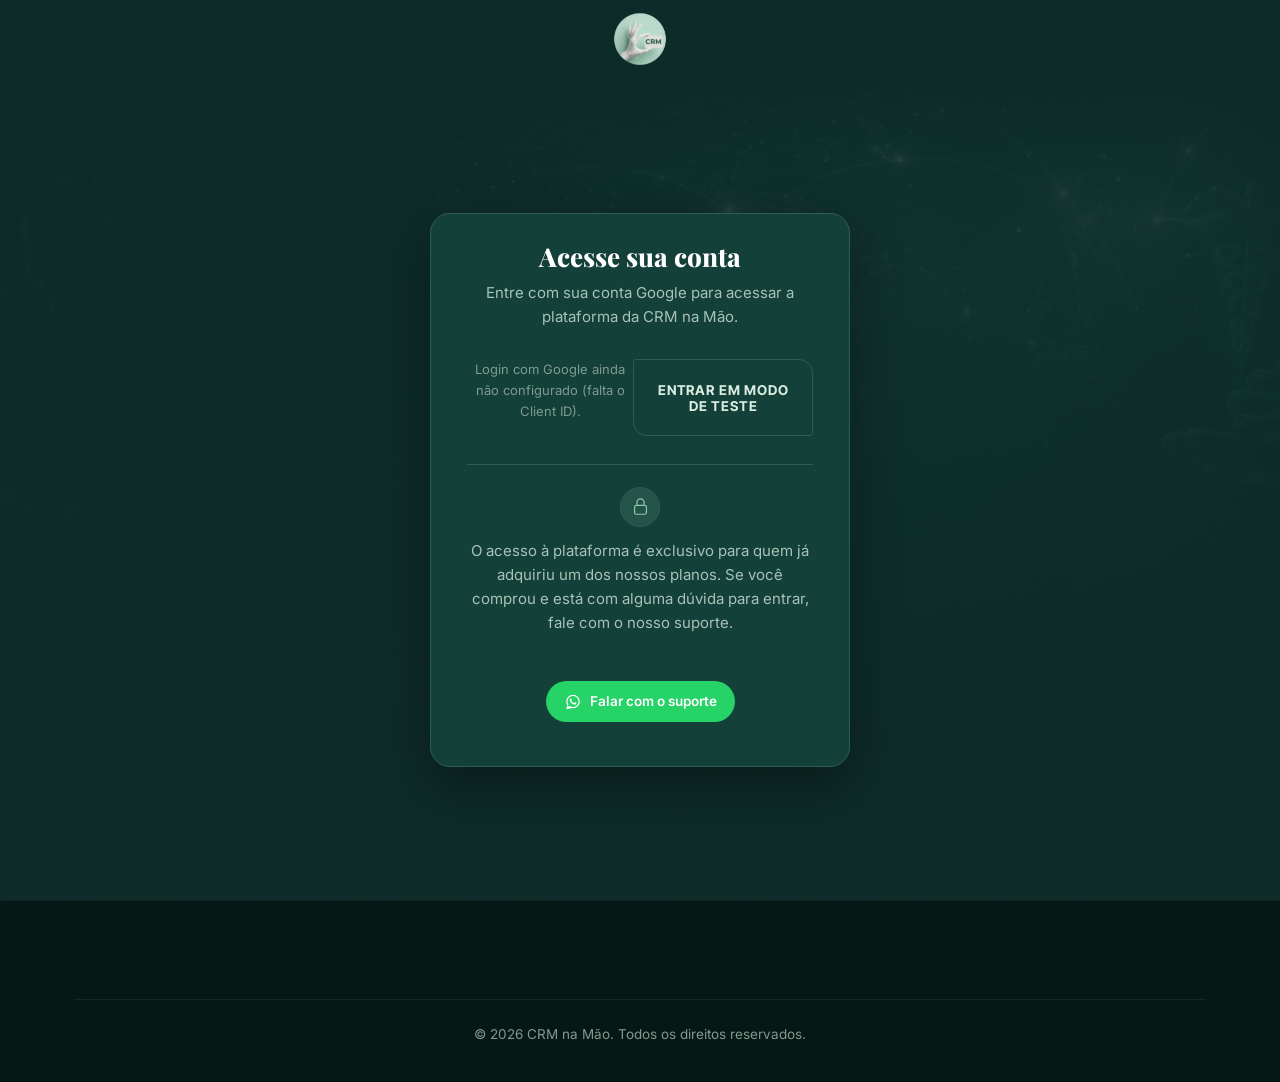
<file: plataforma.html>
<!DOCTYPE html>
<html lang="pt-BR">
<head>
  <meta charset="UTF-8" />
  <meta name="viewport" content="width=device-width, initial-scale=1.0" />
  <title>Plataforma do Aluno | CRM na Mão</title>
  <meta name="robots" content="noindex" />

  <link rel="icon" type="image/png" href="assets/logo.png" />
  <link rel="preconnect" href="https://fonts.googleapis.com" />
  <link rel="preconnect" href="https://fonts.gstatic.com" crossorigin />
  <link href="https://fonts.googleapis.com/css2?family=Playfair+Display:ital,wght@0,700;0,800;0,900;1,600;1,700&family=Inter+Tight:wght@500;600;700;800;900&family=Inter:wght@400;500;600;700&display=swap" rel="stylesheet" />

  <link rel="stylesheet" href="css/style.css" />
</head>
<body class="plat-body">

  <!-- ===== TOPBAR ===== -->
  <header class="plat-topbar">
    <a href="index.html" class="brand" aria-label="CRM na Mão">
      <span class="brand-logo"><img src="assets/logo.webp" alt="CRM na Mão" /></span>
    </a>

    <nav class="nav plat-nav" aria-label="Navegação do site">
      <a href="index.html">Início</a>
      <a href="index.html#planos">Planos</a>
      <a href="index.html#perguntas">Dúvidas frequentes</a>
    </nav>

    <div class="plat-usuario">
      <a href="https://wa.me/5516997296208?text=Ol%C3%A1!%20Preciso%20de%20suporte%20na%20Plataforma%20do%20Aluno%20da%20CRM%20na%20M%C3%A3o." target="_blank" rel="noopener" class="plat-btn-feedback plat-btn-whatsapp" id="btnFaleComAGente">
        <svg viewBox="0 0 32 32" aria-hidden="true" class="plat-btn-whatsapp-icone">
          <path d="M16.001 3C9.373 3 4 8.373 4 15c0 2.385.694 4.611 1.885 6.476L4 29l7.716-1.862A11.94 11.94 0 0016 27c6.627 0 12-5.373 12-12S22.628 3 16.001 3zm0 21.818a9.77 9.77 0 01-5.02-1.377l-.36-.214-3.716.897.912-3.615-.235-.372A9.8 9.8 0 016.182 15c0-5.413 4.406-9.818 9.819-9.818 5.412 0 9.818 4.405 9.818 9.818 0 5.412-4.406 9.818-9.818 9.818zm5.377-7.34c-.294-.147-1.741-.859-2.011-.957-.27-.099-.467-.147-.663.147-.196.294-.76.957-.933 1.153-.172.196-.343.221-.637.074-.294-.147-1.242-.458-2.365-1.462-.874-.78-1.464-1.744-1.636-2.038-.172-.294-.018-.453.129-.6.132-.132.294-.343.441-.514.147-.172.196-.294.294-.49.098-.196.049-.368-.024-.515-.074-.147-.663-1.597-.909-2.187-.239-.575-.482-.497-.663-.506-.172-.008-.368-.01-.564-.01-.196 0-.515.074-.784.368-.27.294-1.03 1.006-1.03 2.454s1.054 2.847 1.201 3.043c.147.196 2.073 3.166 5.02 4.44.702.303 1.25.484 1.677.62.705.224 1.347.192 1.855.117.566-.084 1.741-.712 1.986-1.4.245-.688.245-1.278.172-1.4-.073-.122-.269-.196-.563-.343z" />
        </svg>
        Fale com a gente
      </a>
      <button type="button" class="plat-btn-feedback" id="btnAbrirFeedback">Feedback</button>

      <div class="plat-notif" id="notifWrapper">
        <button type="button" class="plat-notif-sino" id="btnNotificacoes" aria-label="Notificações">
          <svg viewBox="0 0 24 24" fill="none" stroke="currentColor" stroke-width="1.7" stroke-linecap="round" stroke-linejoin="round">
            <path d="M6 9.5a6 6 0 0112 0c0 4.2 1.2 5.6 1.9 6.3.3.3.1.9-.4.9H4.5c-.5 0-.7-.6-.4-.9.7-.7 1.9-2.1 1.9-6.3z" />
            <path d="M10 19a2 2 0 004 0" />
          </svg>
          <span class="plat-notif-badge" id="notifBadge" hidden>0</span>
        </button>
        <div class="plat-notif-painel" id="notifPainel" hidden></div>
      </div>

      <div class="plat-userdrop" id="userDropWrapper">
        <button type="button" class="plat-userdrop-trigger" id="btnUserDrop" aria-label="Menu do usuário" aria-haspopup="true" aria-expanded="false">
          <div class="plat-avatar" id="userAvatar"></div>
          <div class="plat-usuario-info">
            <span class="plat-usuario-nome" id="userNome"></span>
            <span class="plat-usuario-email" id="userEmail"></span>
          </div>
        </button>
        <div class="plat-userdrop-painel" id="userDropPainel" hidden>
          <button type="button" class="plat-userdrop-item" id="btnAbrirPerfil">Meu perfil</button>
          <button type="button" class="plat-userdrop-item plat-userdrop-sair" id="btnSair">Sair</button>
        </div>
      </div>
    </div>
  </header>

  <!-- ===== SHELL: SIDEBAR + CONTEÚDO ===== -->
  <div class="plat-shell">
    <aside class="plat-sidebar" id="plataformaSidebar" aria-label="Edições e estações"></aside>
    <main class="plat-main" id="plataformaMain"></main>
  </div>

  <!-- ===== MODAL DO QUIZ ===== -->
  <div class="quiz-overlay" id="quizOverlay" hidden></div>

  <!-- ===== MODAL DO PERFIL ===== -->
  <div class="quiz-overlay" id="perfilOverlay" hidden></div>

  <!-- ===== MODAL DO FEEDBACK ===== -->
  <div class="quiz-overlay" id="feedbackOverlay" hidden></div>

  <script src="js/admin-config.js"></script>
  <script src="js/plataforma-dados.js"></script>
  <script src="js/alunos-store.js"></script>
  <script src="js/feedback-store.js"></script>
  <script src="js/plataforma.js"></script>
  <script src="js/plataforma-extra.js"></script>
  <script src="js/plataforma-tutorial.js"></script>
</body>
</html>
</file>
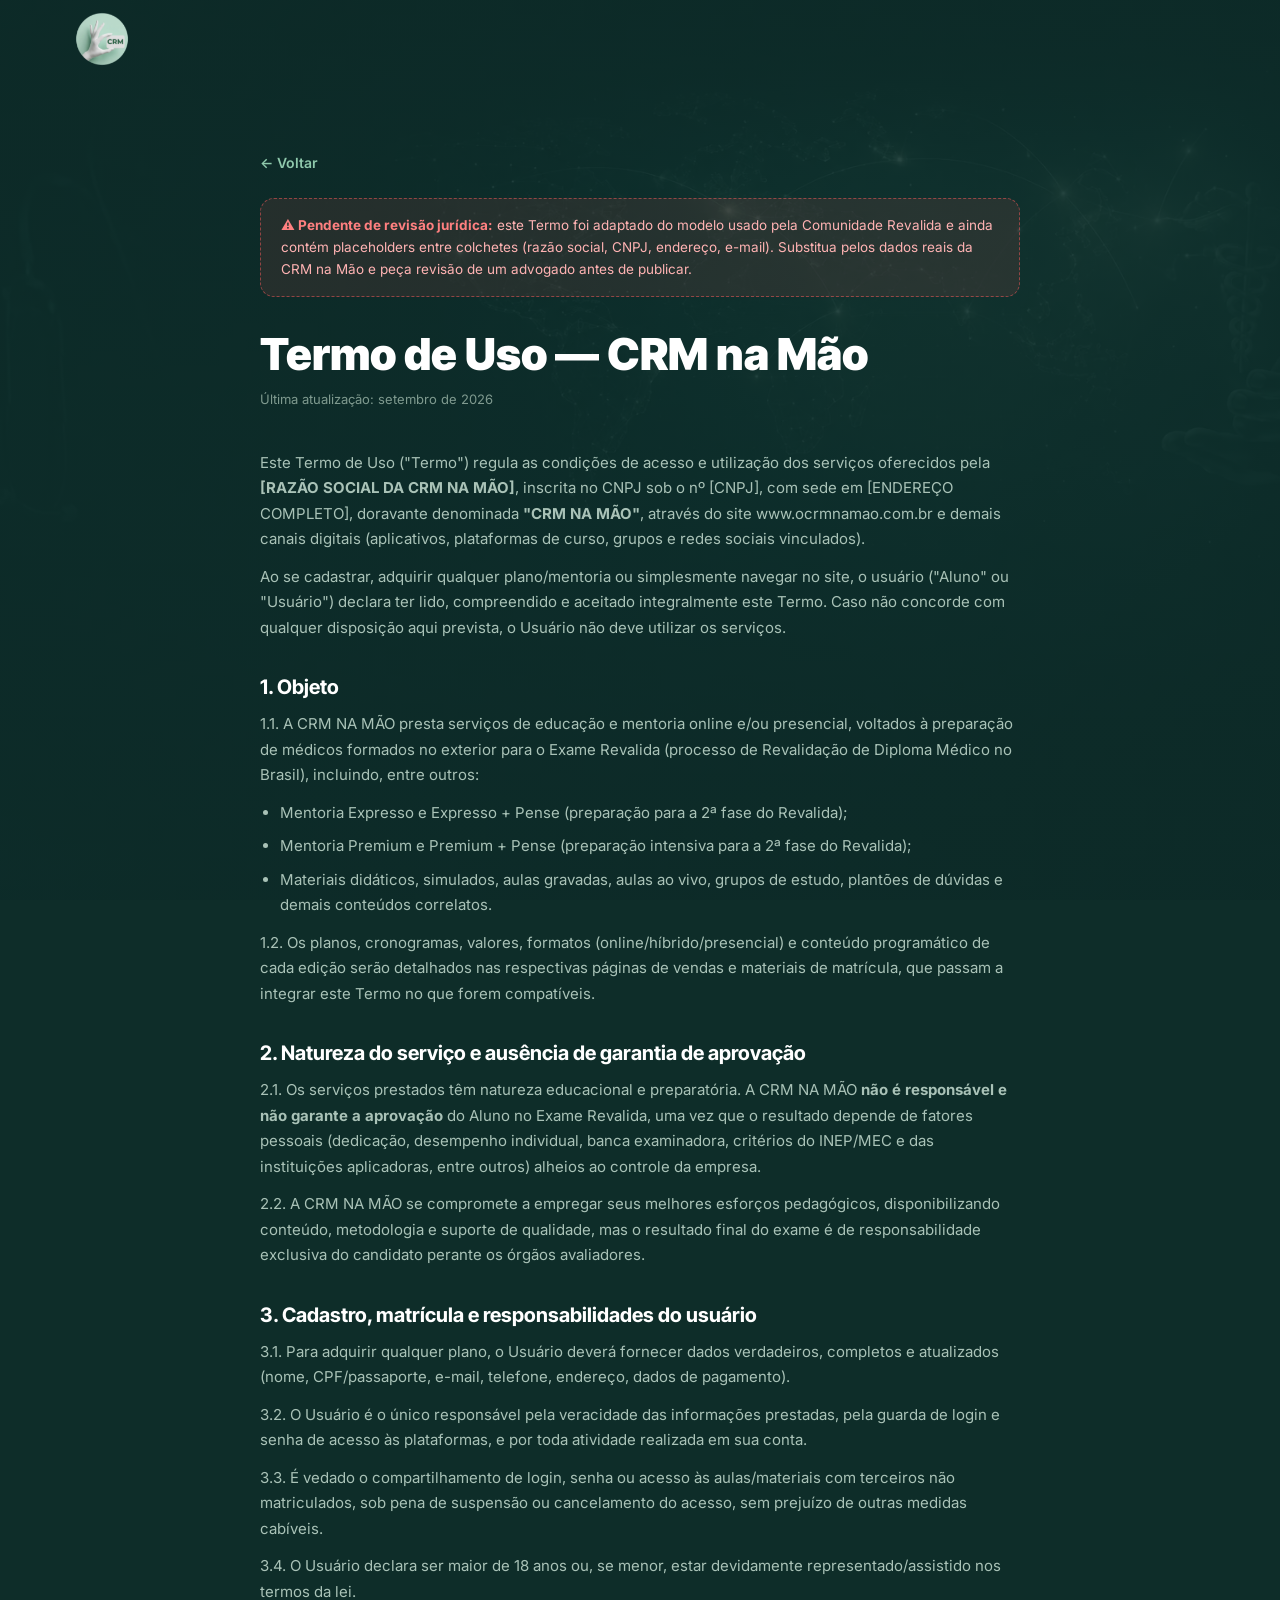
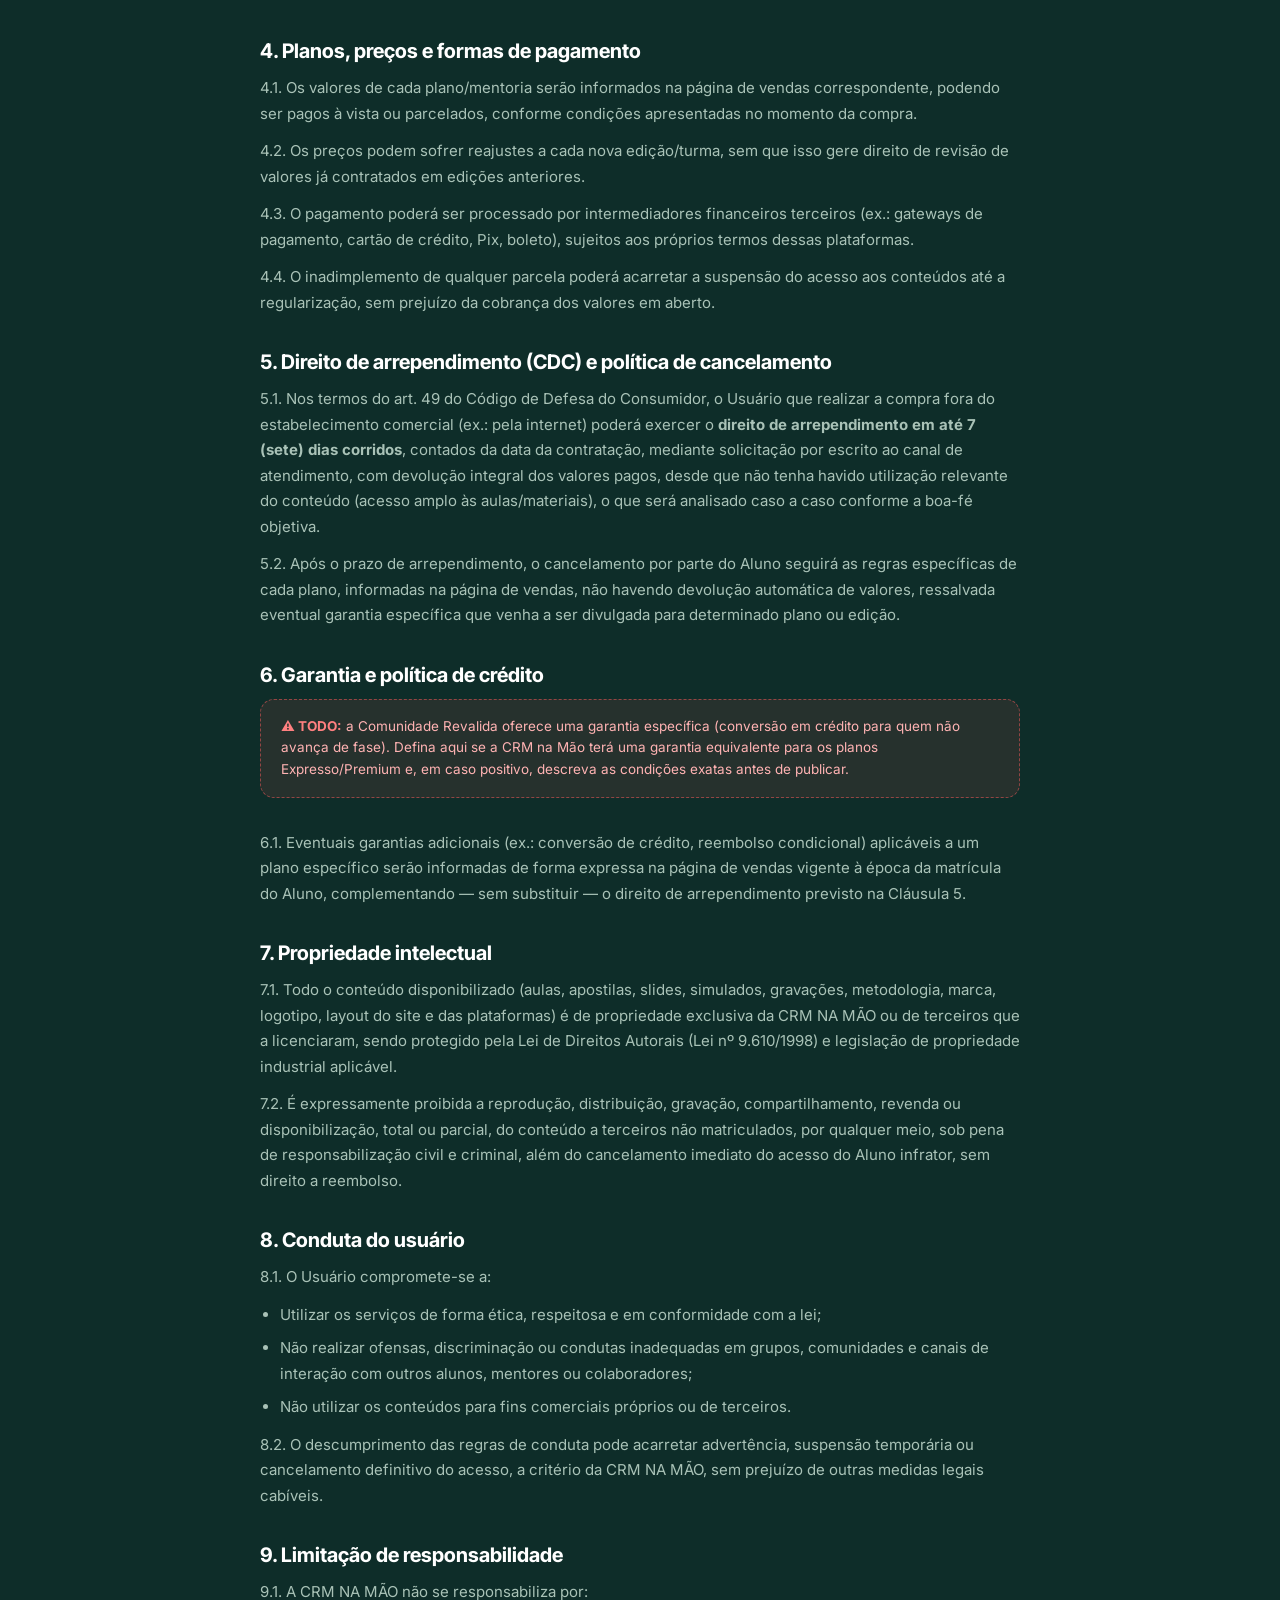
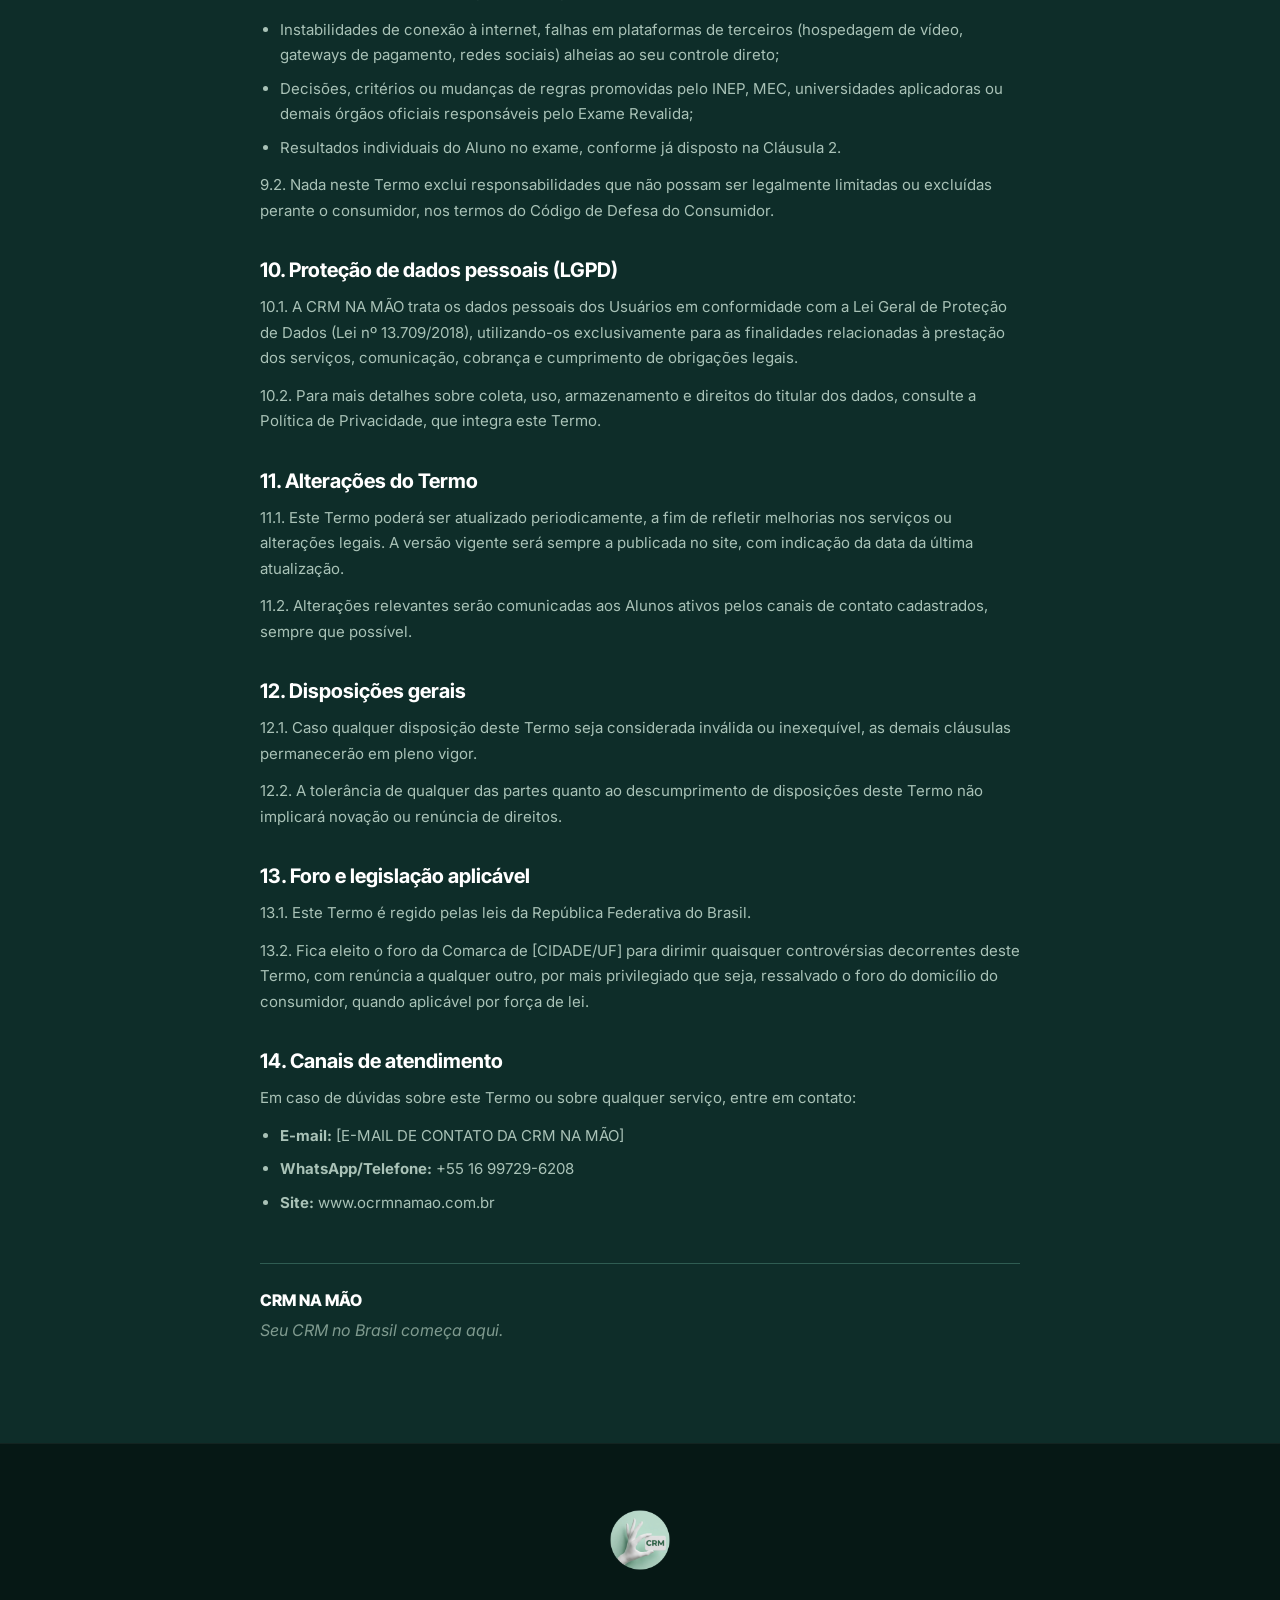
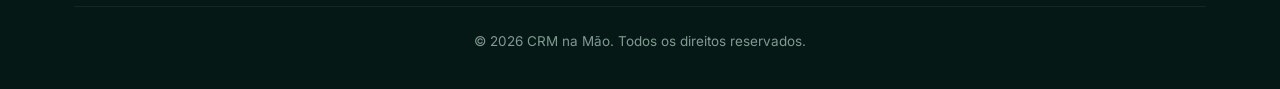
<file: termos.html>
<!DOCTYPE html>
<html lang="pt-BR">
<head>
  <meta charset="UTF-8" />
  <meta name="viewport" content="width=device-width, initial-scale=1.0" />
  <title>Termo de Uso | CRM na Mão</title>
  <meta name="description" content="Termo de Uso da CRM na Mão." />
  <meta name="robots" content="noindex" />

  <link rel="icon" type="image/png" href="assets/logo.png" />
  <link rel="preconnect" href="https://fonts.googleapis.com" />
  <link rel="preconnect" href="https://fonts.gstatic.com" crossorigin />
  <link href="https://fonts.googleapis.com/css2?family=Playfair+Display:ital,wght@0,700;0,800;0,900;1,600;1,700&family=Inter+Tight:wght@500;600;700;800;900&family=Inter:wght@400;500;600;700&display=swap" rel="stylesheet" />

  <link rel="stylesheet" href="css/style.css" />
  <style>
    .termos-content {
      max-width: 760px;
      margin: 0 auto;
      padding: 150px 0 100px;
    }
    .termos-content h1 {
      font-family: "Inter Tight", sans-serif;
      font-weight: 900;
      font-size: clamp(30px, 4vw, 44px);
      color: var(--text);
      margin-bottom: 8px;
    }
    .termos-content .termos-atualizado {
      color: var(--muted-2);
      font-size: 13px;
      margin-bottom: 40px;
    }
    .termos-content h2 {
      font-family: "Inter Tight", sans-serif;
      font-weight: 700;
      font-size: 20px;
      color: var(--text);
      margin: 36px 0 12px;
    }
    .termos-content p,
    .termos-content li {
      color: var(--muted);
      font-size: 15px;
      line-height: 1.7;
      margin-bottom: 12px;
    }
    .termos-content ul,
    .termos-content ol {
      padding-left: 20px;
      margin-bottom: 12px;
    }
    .termos-content li {
      margin-bottom: 8px;
    }
    .termos-content .termos-todo {
      background: rgba(255, 92, 92, 0.1);
      border: 1px dashed rgba(255, 92, 92, 0.5);
      border-radius: 14px;
      padding: 16px 20px;
      margin: 0 0 32px;
      font-size: 13.5px;
      color: #ffb3b3;
    }
    .termos-content .termos-todo strong {
      color: #ff8080;
    }
    .termos-content .termos-garantia {
      background: var(--card);
      border: 1px solid var(--card-border);
      border-radius: 14px;
      padding: 20px 24px;
      margin: 16px 0 20px;
    }
    .termos-content .termos-garantia p {
      margin-bottom: 10px;
    }
    .termos-content .termos-garantia p:last-child {
      margin-bottom: 0;
    }
    .termos-content .termos-assinatura {
      margin-top: 48px;
      padding-top: 24px;
      border-top: 1px solid var(--card-border);
    }
    .termos-content .termos-assinatura strong {
      color: var(--text);
      font-family: "Inter Tight", sans-serif;
      font-weight: 800;
    }
    .termos-content .termos-assinatura em {
      display: block;
      margin-top: 4px;
      color: var(--muted-2);
      font-style: italic;
    }
    .termos-voltar {
      display: inline-block;
      color: var(--accent);
      font-size: 14px;
      font-weight: 600;
      margin-bottom: 24px;
      text-decoration: none;
    }
    .termos-voltar:hover {
      color: var(--accent-2);
    }
  </style>
</head>
<body>

  <!-- ===== HEADER ===== -->
  <header class="header" id="header">
    <div class="container header-inner">
      <a href="index.html" class="brand" aria-label="CRM na Mão">
        <span class="brand-logo"><img src="assets/logo.webp" alt="CRM na Mão" /></span>
      </a>
    </div>
  </header>

  <!-- ===== TERMOS E CONDIÇÕES ===== -->
  <section class="container">
    <div class="termos-content">
      <a href="javascript:history.back()" class="termos-voltar">&larr; Voltar</a>

      <div class="termos-todo">
        <strong>⚠️ Pendente de revisão jurídica:</strong> este Termo foi adaptado do modelo usado pela
        Comunidade Revalida e ainda contém placeholders entre colchetes (razão social, CNPJ, endereço,
        e-mail). Substitua pelos dados reais da CRM na Mão e peça revisão de um advogado antes de publicar.
      </div>

      <h1>Termo de Uso — CRM na Mão</h1>
      <p class="termos-atualizado">Última atualização: setembro de 2026</p>

      <p>Este Termo de Uso ("Termo") regula as condições de acesso e utilização dos serviços oferecidos pela <strong>[RAZÃO SOCIAL DA CRM NA MÃO]</strong>, inscrita no CNPJ sob o nº [CNPJ], com sede em [ENDEREÇO COMPLETO], doravante denominada <strong>"CRM NA MÃO"</strong>, através do site www.ocrmnamao.com.br e demais canais digitais (aplicativos, plataformas de curso, grupos e redes sociais vinculados).</p>

      <p>Ao se cadastrar, adquirir qualquer plano/mentoria ou simplesmente navegar no site, o usuário ("Aluno" ou "Usuário") declara ter lido, compreendido e aceitado integralmente este Termo. Caso não concorde com qualquer disposição aqui prevista, o Usuário não deve utilizar os serviços.</p>

      <h2>1. Objeto</h2>
      <p>1.1. A CRM NA MÃO presta serviços de educação e mentoria online e/ou presencial, voltados à preparação de médicos formados no exterior para o Exame Revalida (processo de Revalidação de Diploma Médico no Brasil), incluindo, entre outros:</p>
      <ul>
        <li>Mentoria Expresso e Expresso + Pense (preparação para a 2ª fase do Revalida);</li>
        <li>Mentoria Premium e Premium + Pense (preparação intensiva para a 2ª fase do Revalida);</li>
        <li>Materiais didáticos, simulados, aulas gravadas, aulas ao vivo, grupos de estudo, plantões de dúvidas e demais conteúdos correlatos.</li>
      </ul>
      <p>1.2. Os planos, cronogramas, valores, formatos (online/híbrido/presencial) e conteúdo programático de cada edição serão detalhados nas respectivas páginas de vendas e materiais de matrícula, que passam a integrar este Termo no que forem compatíveis.</p>

      <h2>2. Natureza do serviço e ausência de garantia de aprovação</h2>
      <p>2.1. Os serviços prestados têm natureza educacional e preparatória. A CRM NA MÃO <strong>não é responsável e não garante a aprovação</strong> do Aluno no Exame Revalida, uma vez que o resultado depende de fatores pessoais (dedicação, desempenho individual, banca examinadora, critérios do INEP/MEC e das instituições aplicadoras, entre outros) alheios ao controle da empresa.</p>
      <p>2.2. A CRM NA MÃO se compromete a empregar seus melhores esforços pedagógicos, disponibilizando conteúdo, metodologia e suporte de qualidade, mas o resultado final do exame é de responsabilidade exclusiva do candidato perante os órgãos avaliadores.</p>

      <h2>3. Cadastro, matrícula e responsabilidades do usuário</h2>
      <p>3.1. Para adquirir qualquer plano, o Usuário deverá fornecer dados verdadeiros, completos e atualizados (nome, CPF/passaporte, e-mail, telefone, endereço, dados de pagamento).</p>
      <p>3.2. O Usuário é o único responsável pela veracidade das informações prestadas, pela guarda de login e senha de acesso às plataformas, e por toda atividade realizada em sua conta.</p>
      <p>3.3. É vedado o compartilhamento de login, senha ou acesso às aulas/materiais com terceiros não matriculados, sob pena de suspensão ou cancelamento do acesso, sem prejuízo de outras medidas cabíveis.</p>
      <p>3.4. O Usuário declara ser maior de 18 anos ou, se menor, estar devidamente representado/assistido nos termos da lei.</p>

      <h2>4. Planos, preços e formas de pagamento</h2>
      <p>4.1. Os valores de cada plano/mentoria serão informados na página de vendas correspondente, podendo ser pagos à vista ou parcelados, conforme condições apresentadas no momento da compra.</p>
      <p>4.2. Os preços podem sofrer reajustes a cada nova edição/turma, sem que isso gere direito de revisão de valores já contratados em edições anteriores.</p>
      <p>4.3. O pagamento poderá ser processado por intermediadores financeiros terceiros (ex.: gateways de pagamento, cartão de crédito, Pix, boleto), sujeitos aos próprios termos dessas plataformas.</p>
      <p>4.4. O inadimplemento de qualquer parcela poderá acarretar a suspensão do acesso aos conteúdos até a regularização, sem prejuízo da cobrança dos valores em aberto.</p>

      <h2>5. Direito de arrependimento (CDC) e política de cancelamento</h2>
      <p>5.1. Nos termos do art. 49 do Código de Defesa do Consumidor, o Usuário que realizar a compra fora do estabelecimento comercial (ex.: pela internet) poderá exercer o <strong>direito de arrependimento em até 7 (sete) dias corridos</strong>, contados da data da contratação, mediante solicitação por escrito ao canal de atendimento, com devolução integral dos valores pagos, desde que não tenha havido utilização relevante do conteúdo (acesso amplo às aulas/materiais), o que será analisado caso a caso conforme a boa-fé objetiva.</p>
      <p>5.2. Após o prazo de arrependimento, o cancelamento por parte do Aluno seguirá as regras específicas de cada plano, informadas na página de vendas, não havendo devolução automática de valores, ressalvada eventual garantia específica que venha a ser divulgada para determinado plano ou edição.</p>

      <h2>6. Garantia e política de crédito</h2>
      <div class="termos-todo">
        <strong>⚠️ TODO:</strong> a Comunidade Revalida oferece uma garantia específica (conversão em crédito
        para quem não avança de fase). Defina aqui se a CRM na Mão terá uma garantia equivalente para os
        planos Expresso/Premium e, em caso positivo, descreva as condições exatas antes de publicar.
      </div>
      <p>6.1. Eventuais garantias adicionais (ex.: conversão de crédito, reembolso condicional) aplicáveis a um plano específico serão informadas de forma expressa na página de vendas vigente à época da matrícula do Aluno, complementando — sem substituir — o direito de arrependimento previsto na Cláusula 5.</p>

      <h2>7. Propriedade intelectual</h2>
      <p>7.1. Todo o conteúdo disponibilizado (aulas, apostilas, slides, simulados, gravações, metodologia, marca, logotipo, layout do site e das plataformas) é de propriedade exclusiva da CRM NA MÃO ou de terceiros que a licenciaram, sendo protegido pela Lei de Direitos Autorais (Lei nº 9.610/1998) e legislação de propriedade industrial aplicável.</p>
      <p>7.2. É expressamente proibida a reprodução, distribuição, gravação, compartilhamento, revenda ou disponibilização, total ou parcial, do conteúdo a terceiros não matriculados, por qualquer meio, sob pena de responsabilização civil e criminal, além do cancelamento imediato do acesso do Aluno infrator, sem direito a reembolso.</p>

      <h2>8. Conduta do usuário</h2>
      <p>8.1. O Usuário compromete-se a:</p>
      <ul>
        <li>Utilizar os serviços de forma ética, respeitosa e em conformidade com a lei;</li>
        <li>Não realizar ofensas, discriminação ou condutas inadequadas em grupos, comunidades e canais de interação com outros alunos, mentores ou colaboradores;</li>
        <li>Não utilizar os conteúdos para fins comerciais próprios ou de terceiros.</li>
      </ul>
      <p>8.2. O descumprimento das regras de conduta pode acarretar advertência, suspensão temporária ou cancelamento definitivo do acesso, a critério da CRM NA MÃO, sem prejuízo de outras medidas legais cabíveis.</p>

      <h2>9. Limitação de responsabilidade</h2>
      <p>9.1. A CRM NA MÃO não se responsabiliza por:</p>
      <ul>
        <li>Instabilidades de conexão à internet, falhas em plataformas de terceiros (hospedagem de vídeo, gateways de pagamento, redes sociais) alheias ao seu controle direto;</li>
        <li>Decisões, critérios ou mudanças de regras promovidas pelo INEP, MEC, universidades aplicadoras ou demais órgãos oficiais responsáveis pelo Exame Revalida;</li>
        <li>Resultados individuais do Aluno no exame, conforme já disposto na Cláusula 2.</li>
      </ul>
      <p>9.2. Nada neste Termo exclui responsabilidades que não possam ser legalmente limitadas ou excluídas perante o consumidor, nos termos do Código de Defesa do Consumidor.</p>

      <h2>10. Proteção de dados pessoais (LGPD)</h2>
      <p>10.1. A CRM NA MÃO trata os dados pessoais dos Usuários em conformidade com a Lei Geral de Proteção de Dados (Lei nº 13.709/2018), utilizando-os exclusivamente para as finalidades relacionadas à prestação dos serviços, comunicação, cobrança e cumprimento de obrigações legais.</p>
      <p>10.2. Para mais detalhes sobre coleta, uso, armazenamento e direitos do titular dos dados, consulte a Política de Privacidade, que integra este Termo.</p>

      <h2>11. Alterações do Termo</h2>
      <p>11.1. Este Termo poderá ser atualizado periodicamente, a fim de refletir melhorias nos serviços ou alterações legais. A versão vigente será sempre a publicada no site, com indicação da data da última atualização.</p>
      <p>11.2. Alterações relevantes serão comunicadas aos Alunos ativos pelos canais de contato cadastrados, sempre que possível.</p>

      <h2>12. Disposições gerais</h2>
      <p>12.1. Caso qualquer disposição deste Termo seja considerada inválida ou inexequível, as demais cláusulas permanecerão em pleno vigor.</p>
      <p>12.2. A tolerância de qualquer das partes quanto ao descumprimento de disposições deste Termo não implicará novação ou renúncia de direitos.</p>

      <h2>13. Foro e legislação aplicável</h2>
      <p>13.1. Este Termo é regido pelas leis da República Federativa do Brasil.</p>
      <p>13.2. Fica eleito o foro da Comarca de [CIDADE/UF] para dirimir quaisquer controvérsias decorrentes deste Termo, com renúncia a qualquer outro, por mais privilegiado que seja, ressalvado o foro do domicílio do consumidor, quando aplicável por força de lei.</p>

      <h2>14. Canais de atendimento</h2>
      <p>Em caso de dúvidas sobre este Termo ou sobre qualquer serviço, entre em contato:</p>
      <ul>
        <li><strong>E-mail:</strong> [E-MAIL DE CONTATO DA CRM NA MÃO]</li>
        <li><strong>WhatsApp/Telefone:</strong> +55 16 99729-6208</li>
        <li><strong>Site:</strong> www.ocrmnamao.com.br</li>
      </ul>

      <div class="termos-assinatura">
        <strong>CRM NA MÃO</strong>
        <em>Seu CRM no Brasil começa aqui.</em>
      </div>
    </div>
  </section>

  <!-- ===== FOOTER ===== -->
  <footer class="footer">
    <div class="container">
      <div class="footer-logo">
        <img src="assets/logo.webp" alt="Logo CRM na Mão" style="height: 64px; width: auto; margin: 0 auto;" />
      </div>
      <div class="footer-bottom">
        <p>&copy; <span id="year"></span> CRM na Mão. Todos os direitos reservados.</p>
      </div>
    </div>
  </footer>

  <script>document.getElementById("year").textContent = new Date().getFullYear();</script>
</body>
</html>
</file>
<file: css/style.css>
/* ============================================================
   CRM NA MÃO — Landing Page
   Paleta: verde-petróleo profundo + sage + dourado | Fontes: Playfair Display / Inter Tight / Inter
   ============================================================ */

:root {
  /* Paleta da marca CRM na Mão (extraída dos materiais oficiais):
     fundo verde-petróleo #0e2d29, cartões #134039, sage #8fc9ac, dourado #c9a24a.
     --bg-2 e --bg-3 são interpolações entre --bg e --card para manter os
     mesmos gradientes de profundidade que o site já usava. */
  --bg: #0e2d29;
  --bg-2: #0f332e;
  --bg-3: #113a33;
  --card: #134039;
  --card-border: #2f5c52;
  --accent: #8fc9ac;
  --accent-2: #d9ecdf;
  --accent-soft: rgba(143, 201, 172, 0.14);
  --gold: #c9a24a;
  --gold-2: #ecd9a6;
  --gold-soft: rgba(201, 162, 74, 0.14);
  --text: #ffffff;
  --muted: #a9c2b7;
  --muted-2: #7f9a8f;
  --white: #ffffff;
  --error: #ff5c5c;
  --radius: 20px;
  --radius-card: 3px 28px 3px 28px;
  --shadow: 0 20px 50px rgba(0, 0, 0, 0.35);
  --max: 1180px;
  --font-display: "Playfair Display", "Inter Tight", serif;
}

* {
  margin: 0;
  padding: 0;
  box-sizing: border-box;
}

html {
  scroll-behavior: smooth;
  scroll-padding-top: 90px;
}

body {
  font-family: "Inter", system-ui, -apple-system, sans-serif;
  background:
    linear-gradient(180deg, rgba(14, 45, 41, 0.88), rgba(14, 45, 41, 0.94)),
    url("../assets/bg-world-map.webp") center top / cover no-repeat fixed,
    var(--bg);
  color: var(--text);
  line-height: 1.6;
  overflow-x: hidden;
  -webkit-font-smoothing: antialiased;
}

@media (max-width: 860px) {
  body {
    background-attachment: scroll;
  }
}

h1, h2, h3 {
  font-family: var(--font-display);
  font-weight: 800;
  line-height: 1.15;
}

.script-accent {
  font-family: var(--font-display);
  font-style: italic;
  font-weight: 700;
  color: var(--accent);
}

img {
  max-width: 100%;
  display: block;
}

.container {
  width: 100%;
  max-width: var(--max);
  margin: 0 auto;
  padding: 0 24px;
}

.container-narrow {
  max-width: 840px;
}

.highlight {
  color: var(--accent);
}

section {
  padding: 96px 0;
}

/* ---------- Reveal ---------- */
.reveal {
  opacity: 0;
  transform: translateY(28px);
  transition: opacity 0.7s ease, transform 0.7s ease;
}

.reveal.visible {
  opacity: 1;
  transform: none;
}

/* ---------- Eyebrow ---------- */
.eyebrow {
  display: inline-flex;
  align-items: center;
  gap: 12px;
  font-family: "Inter Tight", sans-serif;
  font-weight: 700;
  font-size: 13px;
  letter-spacing: 0.22em;
  text-transform: uppercase;
  color: var(--accent-2);
  margin-bottom: 16px;
}

.eyebrow-line {
  position: relative;
  width: 30px;
  height: 8px;
  flex-shrink: 0;
}

.eyebrow-line::before {
  content: "";
  position: absolute;
  left: 0;
  top: 50%;
  width: 7px;
  height: 7px;
  background: var(--gold);
  transform: translateY(-50%);
  border-radius: 50%;
}

.eyebrow-line::after {
  content: "";
  position: absolute;
  left: 14px;
  top: 50%;
  width: 16px;
  height: 1.5px;
  transform: translateY(-50%);
  background: linear-gradient(90deg, var(--gold), transparent);
}

.eyebrow::after {
  content: "";
  flex-shrink: 0;
  width: 30px;
  height: 8px;
  background-image:
    linear-gradient(90deg, transparent, var(--gold)),
    radial-gradient(circle, var(--gold) 3.5px, transparent 3.6px);
  background-position: left center, right center;
  background-size: 16px 1.5px, 8px 8px;
  background-repeat: no-repeat, no-repeat;
}

.section-head {
  text-align: center;
  margin-bottom: 56px;
}

.section-head .eyebrow {
  justify-content: center;
}

.section-title {
  font-size: clamp(30px, 4.5vw, 46px);
  font-weight: 900;
  letter-spacing: -0.02em;
}

.section-lead {
  color: var(--muted);
  max-width: 620px;
  margin: 18px auto 0;
  font-size: 17px;
}

/* ============================================================
   HEADER
   ============================================================ */
.header {
  position: fixed;
  inset: 0 0 auto 0;
  z-index: 100;
  transition: background 0.3s ease, box-shadow 0.3s ease, border-color 0.3s ease;
  border-bottom: 1px solid transparent;
}

.header.scrolled {
  background: rgba(14, 45, 41, 0.9);
  backdrop-filter: blur(14px);
  border-color: rgba(255, 255, 255, 0.06);
  box-shadow: 0 10px 30px rgba(0, 0, 0, 0.25);
}

.header-inner {
  display: flex;
  align-items: center;
  justify-content: flex-start;
  gap: 48px;
  height: 78px;
}

.brand {
  display: flex;
  align-items: center;
  gap: 12px;
  text-decoration: none;
  color: var(--text);
}

.brand-logo {
  height: 56px;
  display: flex;
  align-items: center;
  flex-shrink: 0;
}

.brand-logo img {
  height: 100%;
  width: auto;
  object-fit: contain;
  display: block;
}

.brand-name {
  font-family: var(--font-display);
  font-weight: 700;
  font-size: 19px;
  letter-spacing: -0.01em;
  white-space: nowrap;
}

.nav {
  display: flex;
  align-items: center;
  gap: 30px;
  flex: 1;
}

.nav > a:not(.btn) {
  color: var(--muted);
  text-decoration: none;
  font-size: 15px;
  font-weight: 500;
  white-space: nowrap;
  transition: color 0.2s ease;
}

.nav > a:not(.btn):hover {
  color: var(--text);
}

.btn {
  display: inline-flex;
  align-items: center;
  justify-content: center;
  gap: 10px;
  font-family: "Inter Tight", sans-serif;
  font-weight: 700;
  text-transform: uppercase;
  letter-spacing: 0.06em;
  font-size: 13.5px;
  text-decoration: none;
  cursor: pointer;
  border: none;
  border-radius: 3px 14px 3px 14px;
  transition: transform 0.2s ease, box-shadow 0.2s ease, background 0.2s ease;
}

.btn-nav {
  background: var(--accent-soft);
  color: var(--accent-2);
  padding: 10px 20px;
  font-size: 14px;
  border: 1px solid rgba(143, 201, 172, 0.35);
  margin-left: 10px;
  white-space: nowrap;
}

.btn-nav:hover {
  background: rgba(143, 201, 172, 0.22);
}

.btn-nav-login {
  background: transparent;
  color: var(--muted);
  border: 1px solid var(--card-border);
  margin-left: auto;
}

.btn-nav-login:hover {
  color: var(--text);
  border-color: var(--muted-2);
}

.btn-primary {
  background: linear-gradient(135deg, var(--accent), var(--accent-2));
  color: var(--white);
  box-shadow: 0 12px 30px rgba(143, 201, 172, 0.35);
}

.btn-primary:hover {
  transform: translateY(-2px);
  box-shadow: 0 18px 40px rgba(143, 201, 172, 0.45);
}

.btn-lg {
  padding: 17px 34px;
  font-size: 14.5px;
  letter-spacing: 0.06em;
  text-align: center;
}

/* ---------- Menu mobile ---------- */
.menu-toggle {
  display: none;
  flex-direction: column;
  gap: 5px;
  background: none;
  border: none;
  padding: 6px;
  cursor: pointer;
  margin-left: auto;
}

.menu-toggle span {
  width: 26px;
  height: 2.5px;
  border-radius: 2px;
  background: var(--text);
  transition: transform 0.3s ease, opacity 0.3s ease;
}

.menu-toggle.open span:nth-child(1) { transform: translateY(7.5px) rotate(45deg); }
.menu-toggle.open span:nth-child(2) { opacity: 0; }
.menu-toggle.open span:nth-child(3) { transform: translateY(-7.5px) rotate(-45deg); }

/* ============================================================
   HERO
   ============================================================ */
.hero {
  position: relative;
  display: flex;
  align-items: center;
  min-height: 92vh;
  padding: 150px 0 80px;
  overflow: hidden;
  background:
    linear-gradient(90deg, rgba(6, 24, 21, 0.96) 0%, rgba(6, 24, 21, 0.82) 38%, rgba(6, 24, 21, 0.35) 68%, rgba(6, 24, 21, 0.15) 100%),
    radial-gradient(1100px 600px at 85% -10%, rgba(143, 201, 172, 0.14), transparent 60%),
    url("../assets/hero-doctors.webp") center 85% / cover no-repeat,
    linear-gradient(180deg, #061815 0%, var(--bg) 55%, #154039 100%);
}

.hero-glow {
  position: absolute;
  width: 520px;
  height: 520px;
  right: -120px;
  top: 20%;
  border-radius: 50%;
  background: radial-gradient(circle, rgba(143, 201, 172, 0.18), transparent 65%);
  filter: blur(10px);
  pointer-events: none;
}

/* ---------- Manchas animadas (fundo do hero) ---------- */
.hero-blobs {
  position: absolute;
  inset: 0;
  overflow: hidden;
  pointer-events: none;
  z-index: 0;
}

.hero-blob {
  position: absolute;
  border-radius: 50%;
  filter: blur(60px);
  opacity: 0.55;
  mix-blend-mode: screen;
  animation: blobDrift 22s ease-in-out infinite alternate;
}

.hero-blob-1 {
  width: 420px;
  height: 420px;
  left: 6%;
  top: 8%;
  background: radial-gradient(circle, rgba(143, 201, 172, 0.55), transparent 70%);
  animation-duration: 24s;
}

.hero-blob-2 {
  width: 360px;
  height: 360px;
  left: 38%;
  top: 44%;
  background: radial-gradient(circle, rgba(201, 162, 74, 0.4), transparent 70%);
  animation-duration: 19s;
  animation-delay: -6s;
}

.hero-blob-3 {
  width: 300px;
  height: 300px;
  left: 16%;
  top: 58%;
  background: radial-gradient(circle, rgba(40, 92, 82, 0.55), transparent 70%);
  animation-duration: 27s;
  animation-delay: -12s;
}

@keyframes blobDrift {
  0% {
    transform: translate(0, 0) scale(1);
  }
  50% {
    transform: translate(6%, -8%) scale(1.12);
  }
  100% {
    transform: translate(-5%, 5%) scale(0.95);
  }
}

@media (prefers-reduced-motion: reduce) {
  .hero-blob {
    animation: none;
  }
}

.hero-grid {
  position: relative;
  z-index: 1;
  display: block;
}

.hero-media {
  position: relative;
  justify-self: end;
  max-width: 620px;
  width: 100%;
  height: 100%;
}

.hero-photo-base {
  width: 100%;
  height: 100%;
  display: block;
  object-fit: contain;
  object-position: center bottom;
  filter: drop-shadow(0 30px 60px rgba(0, 0, 0, 0.45));
}


.hero-text {
  position: relative;
  z-index: 1;
  text-align: left;
  max-width: 620px;
}

.hero-title {
  font-family: var(--font-display);
  font-size: clamp(32px, 5vw, 58px);
  font-weight: 900;
  letter-spacing: -0.01em;
  line-height: 1.15;
}

.hero-sub {
  margin-top: 18px;
  font-family: "Inter Tight", sans-serif;
  font-weight: 700;
  font-size: clamp(20px, 3vw, 28px);
  color: var(--accent-2);
}

.hero-desc {
  margin: 24px 0 0;
  max-width: 560px;
  color: var(--muted);
  font-size: 18px;
}

.hero-cta {
  margin-top: 40px;
}

.hero-stats {
  display: flex;
  gap: 14px;
  margin-top: 32px;
}

.hero-stat {
  flex: 1;
  text-align: center;
  padding: 14px 10px;
  border-radius: 12px;
  background: rgba(143, 201, 172, 0.06);
  border: 1px solid rgba(217, 236, 223, 0.85);
  box-shadow:
    0 0 6px rgba(217, 236, 223, 0.55),
    0 0 18px rgba(143, 201, 172, 0.3),
    inset 0 0 10px rgba(217, 236, 223, 0.1);
  transition: box-shadow 0.3s ease, transform 0.3s ease;
}

.hero-stat:hover {
  transform: translateY(-2px);
  box-shadow:
    0 0 10px rgba(217, 236, 223, 0.75),
    0 0 26px rgba(143, 201, 172, 0.45),
    inset 0 0 12px rgba(217, 236, 223, 0.16);
}

.hero-stat-num {
  display: block;
  font-family: "Inter Tight", sans-serif;
  font-weight: 800;
  font-size: clamp(15px, 1.6vw, 18px);
  color: var(--accent-2);
  white-space: nowrap;
}

.hero-stat-label {
  display: block;
  margin-top: 4px;
  font-size: 12px;
  color: var(--muted);
  line-height: 1.3;
}

.hero-note {
  margin-top: 20px;
  color: var(--muted-2);
  font-size: 14.5px;
}

/* ============================================================
   CARDS (Método / Planejamento)
   ============================================================ */
.cards {
  display: grid;
  grid-template-columns: repeat(3, 1fr);
  gap: 26px;
}

.cards-3 {
  grid-template-columns: repeat(3, 1fr);
}

.cards-2 {
  grid-template-columns: repeat(2, 1fr);
  max-width: 800px;
  margin: 0 auto;
}

.card {
  background: linear-gradient(180deg, var(--card) 0%, var(--bg-3) 100%);
  border: 1px solid var(--card-border);
  border-radius: var(--radius-card);
  padding: 34px 30px;
  display: flex;
  flex-direction: column;
  transition: transform 0.3s ease, border-color 0.3s ease, box-shadow 0.3s ease;
}

.card:hover {
  transform: translateY(-6px);
  border-color: rgba(143, 201, 172, 0.5);
  box-shadow: 0 24px 50px rgba(0, 0, 0, 0.35);
}

.card-media {
  margin: -34px -30px 22px;
  border-radius: 3px 28px 0 0;
  overflow: hidden;
  aspect-ratio: 4 / 3;
}

.card-media img {
  width: 100%;
  height: 100%;
  object-fit: cover;
  display: block;
}

.card-media-badge {
  display: flex;
  align-items: center;
  justify-content: center;
  background: var(--bg-3);
}

.card-media-badge img {
  width: auto;
  height: 68%;
  max-width: 68%;
  object-fit: contain;
  margin: 0 auto;
}

.card-icon {
  width: 54px;
  height: 54px;
  display: flex;
  align-items: center;
  justify-content: center;
  border-radius: 50%;
  background: var(--accent-soft);
  border: 1px solid rgba(143, 201, 172, 0.35);
  color: var(--accent-2);
  font-size: 24px;
  margin-bottom: 22px;
}

.card-icon svg {
  width: 25px;
  height: 25px;
}

.card h3 {
  font-size: 20px;
  margin-bottom: 12px;
}

.card p {
  color: var(--muted);
  font-size: 15.5px;
  flex: 1;
}

.link-more {
  display: inline-block;
  margin-top: 18px;
  color: var(--accent-2);
  font-weight: 600;
  font-size: 14.5px;
  text-decoration: none;
  transition: color 0.2s ease;
}

.link-more:hover {
  color: var(--accent);
}

.mentoria {
  padding-bottom: 96px;
}

/* ============================================================
   NOSSA EQUIPE
   ============================================================ */
.team-strip {
  padding-top: 30px;
  padding-bottom: 0;
  text-align: center;
}

.team-strip-title {
  font-family: "Inter Tight", sans-serif;
  font-weight: 900;
  font-size: clamp(28px, 4vw, 44px);
  letter-spacing: -0.02em;
  color: var(--text);
  margin-bottom: 48px;
}

.team-grid {
  display: grid;
  grid-template-columns: repeat(4, 1fr);
  gap: 24px;
  text-align: left;
}

.team-card {
  background: linear-gradient(180deg, var(--card) 0%, var(--bg-3) 100%);
  border: 1px solid var(--card-border);
  border-radius: var(--radius-card);
  overflow: hidden;
  transition: transform 0.3s ease, border-color 0.3s ease, box-shadow 0.3s ease;
}

.team-card:hover {
  transform: translateY(-6px);
  border-color: rgba(143, 201, 172, 0.5);
  box-shadow: 0 24px 50px rgba(0, 0, 0, 0.35);
}

.team-card-photo {
  aspect-ratio: 3 / 4;
  overflow: hidden;
  background: var(--bg-3);
  border: 1px solid var(--gold);
  border-radius: 3px 28px 0 0;
  transition: border-color 0.3s ease;
}

.team-card:hover .team-card-photo {
  border-color: var(--gold-2);
}

.team-card-photo img {
  width: 100%;
  height: 100%;
  object-fit: cover;
  object-position: top center;
  display: block;
}

/* Dr. Sérgio e Dra. Pricila têm bem mais fundo vazio acima da cabeça nas
   fotos originais do que o resto da equipe -- aproxima (zoom a partir da
   base) pra ficarem proporcionais aos demais cards. */
.team-card-photo img[src*="team-sergio"] {
  transform: scale(1.15);
  transform-origin: bottom center;
}

.team-card-photo img[src*="team-pricila"] {
  transform: scale(1.18);
  transform-origin: bottom center;
}

.team-card-body {
  padding: 20px 22px 26px;
}

.team-card-body h3 {
  font-size: 18px;
  margin-bottom: 8px;
}

.team-card-body ul {
  list-style: none;
  padding: 0;
  margin: 0;
  display: flex;
  flex-direction: column;
  gap: 5px;
}

.team-card-body li {
  position: relative;
  padding-left: 20px;
  color: var(--muted);
  font-size: 13.5px;
  line-height: 1.5;
}

.team-card-body li::before {
  content: "✓";
  position: absolute;
  left: 0;
  top: 0;
  color: var(--gold);
  font-weight: 700;
}

/* ============================================================
   PLANEJAMENTO
   ============================================================ */
.planejamento {
  background: var(--bg-2);
  position: relative;
}

/* ============================================================
   PLANOS
   ============================================================ */
.planos {
  position: relative;
}

.plans-grid {
  display: grid;
  grid-template-columns: repeat(2, 1fr);
  max-width: 900px;
  margin: 0 auto;
  gap: 26px;
  align-items: start;
}

.plan-card {
  position: relative;
  background: linear-gradient(180deg, var(--card) 0%, var(--bg-3) 100%);
  border: 1px solid rgba(217, 236, 223, 0.3);
  border-radius: var(--radius-card);
  overflow: hidden;
  transition: transform 0.3s ease, box-shadow 0.3s ease, border-color 0.3s ease;
}

.plan-card:hover {
  transform: translateY(-6px);
  border-color: rgba(217, 236, 223, 0.85);
  box-shadow:
    0 0 8px rgba(217, 236, 223, 0.5),
    0 0 26px rgba(143, 201, 172, 0.3),
    0 24px 50px rgba(0, 0, 0, 0.35);
}

.plan-head {
  background: linear-gradient(135deg, #0a2b26, #134a3f);
  padding: 30px 26px;
  text-align: center;
  border-bottom: 1px solid var(--card-border);
}

.plan-tag {
  color: var(--muted);
  font-size: 13px;
  margin-bottom: 12px;
}

.plan-head h3 {
  font-family: "Inter Tight", sans-serif;
  font-weight: 800;
  font-size: 23px;
  color: var(--text);
  line-height: 1.25;
}

.plan-price {
  font-family: "Inter Tight", sans-serif;
  font-weight: 900;
  font-size: 26px;
  color: var(--text);
  margin-top: 10px;
}

.plan-head-gold .plan-price {
  color: var(--gold-2);
}

.plan-body {
  padding: 30px 26px 32px;
  display: flex;
  flex-direction: column;
}

.plan-features {
  list-style: none;
  display: flex;
  flex-direction: column;
  gap: 13px;
  margin-bottom: 30px;
}

.plan-features li {
  position: relative;
  padding-left: 26px;
  color: var(--muted);
  font-size: 16.5px;
  line-height: 1.55;
}

.plan-features li::before {
  content: "✓";
  position: absolute;
  left: 0;
  top: 0;
  color: var(--accent-2);
  font-weight: 700;
}

.btn-plan {
  width: 100%;
  background: var(--accent-soft);
  color: var(--accent-2);
  border: 1px solid rgba(143, 201, 172, 0.35);
  padding: 15px;
  font-size: 15px;
  margin-top: auto;
}

.btn-plan:hover {
  background: rgba(143, 201, 172, 0.22);
  transform: none;
}

.btn-plan-featured {
  background: linear-gradient(135deg, var(--accent), var(--accent-2));
  color: var(--white);
  border: none;
  box-shadow: 0 12px 30px rgba(143, 201, 172, 0.35);
}

.btn-plan-featured:hover {
  background: linear-gradient(135deg, var(--accent), var(--accent-2));
  box-shadow: 0 16px 34px rgba(143, 201, 172, 0.4);
  opacity: 0.92;
}

.btn-plan-featured-gold {
  background: linear-gradient(135deg, var(--gold), var(--gold-2));
  color: #2a1f08;
  border: none;
  box-shadow: 0 12px 30px rgba(201, 162, 74, 0.35);
}

.btn-plan-featured-gold:hover {
  background: linear-gradient(135deg, var(--gold), var(--gold-2));
  box-shadow: 0 16px 34px rgba(201, 162, 74, 0.4);
  opacity: 0.92;
}

.plan-card-featured {
  border: 2px solid rgba(217, 236, 223, 0.9);
  box-shadow:
    0 0 12px rgba(217, 236, 223, 0.5),
    0 0 38px rgba(143, 201, 172, 0.3);
  transform: scale(1.04);
  z-index: 1;
}

.plan-card-featured:hover {
  transform: scale(1.04) translateY(-6px);
  box-shadow:
    0 0 16px rgba(217, 236, 223, 0.7),
    0 0 48px rgba(143, 201, 172, 0.45),
    0 24px 50px rgba(0, 0, 0, 0.35);
}

.plan-head-gold {
  background: linear-gradient(135deg, #5c4318, #b9903f);
}

.plan-head-accent {
  background: linear-gradient(135deg, #123a34, #2f5c52);
}

.plan-badge {
  position: absolute;
  top: 20px;
  right: -36px;
  transform: rotate(45deg);
  color: var(--white);
  font-family: "Inter Tight", sans-serif;
  font-weight: 800;
  font-size: 12px;
  letter-spacing: 0.05em;
  text-transform: uppercase;
  padding: 6px 42px;
  box-shadow: 0 4px 12px rgba(0, 0, 0, 0.35);
  z-index: 2;
}

.plan-badge-gold {
  background: linear-gradient(135deg, #b9903f, var(--gold-2));
}

.plan-badge-accent {
  background: linear-gradient(135deg, var(--accent), var(--accent-2));
}

.plan-card-featured-accent {
  border: 2px solid rgba(143, 201, 172, 0.7);
  box-shadow:
    0 0 12px rgba(143, 201, 172, 0.4),
    0 0 38px rgba(143, 201, 172, 0.22);
}

.plan-card-featured-accent:hover {
  box-shadow:
    0 0 16px rgba(143, 201, 172, 0.55),
    0 0 48px rgba(143, 201, 172, 0.35),
    0 24px 50px rgba(0, 0, 0, 0.35);
}

/* ============================================================
   PÁGINA DE PLANO (plano-*.html) -- hero com fundo + resumo + formulário
   ============================================================ */
.plano-hero {
  position: relative;
  overflow: hidden;
  min-height: 100vh;
  display: flex;
  align-items: center;
  padding: 150px 0 80px;
  background:
    linear-gradient(100deg, rgba(6, 24, 21, 0.94) 0%, rgba(6, 24, 21, 0.8) 30%, rgba(6, 24, 21, 0.42) 52%, rgba(6, 24, 21, 0.7) 78%, rgba(6, 24, 21, 0.92) 100%),
    linear-gradient(0deg, rgba(6, 24, 21, 0.55) 0%, transparent 34%),
    url("../assets/plano-bg.webp") center 38% / cover no-repeat,
    linear-gradient(180deg, #061815 0%, var(--bg) 100%);
}

.plano-hero-grid {
  position: relative;
  z-index: 1;
  display: grid;
  grid-template-columns: 1.05fr 0.95fr;
  gap: 48px;
  align-items: start;
  width: 100%;
}

.plano-hero-info .plan-tag {
  font-size: 13.5px;
  letter-spacing: 0.08em;
  text-transform: uppercase;
  color: var(--accent-2);
}

.plano-hero-info h1 {
  font-size: clamp(32px, 4.5vw, 50px);
  margin: 8px 0 6px;
}

.plano-hero-info .plano-hero-sub {
  color: var(--accent-2);
  font-size: 16.5px;
  margin-bottom: 22px;
}

.plano-hero-preco {
  display: inline-flex;
  align-items: baseline;
  gap: 8px;
  margin: 4px 0 22px;
  font-family: "Inter Tight", sans-serif;
}

.plano-hero-preco .valor {
  font-size: clamp(30px, 3.2vw, 38px);
  font-weight: 900;
  color: var(--text);
}

.plano-hero-preco .rotulo {
  color: var(--muted);
  font-size: 14px;
}

.plano-hero-info-gold .plano-hero-sub {
  color: var(--gold-2);
}

.plano-hero-info-accent .plano-hero-sub {
  color: var(--accent-2);
}

.plano-hero-info-gold .plano-hero-preco .valor {
  color: var(--gold-2);
}

.plano-hero-info-gold .plan-features li::before {
  color: var(--gold);
}

.plano-hero-info .plano-page-desc {
  color: var(--muted);
  font-size: 16px;
  line-height: 1.7;
  margin-bottom: 28px;
  max-width: 480px;
  text-shadow: 0 2px 12px rgba(0, 0, 0, 0.5);
}

.plano-hero-info .plan-features {
  max-width: 480px;
}

.plano-hero-info .plan-features li {
  text-shadow: 0 2px 10px rgba(0, 0, 0, 0.5);
}

.plano-hero-form {
  position: relative;
}

.plano-selecionado {
  display: flex;
  align-items: center;
  justify-content: space-between;
  gap: 12px;
  background: var(--bg-2);
  border: 1px solid var(--card-border);
  border-radius: 12px;
  padding: 13px 16px;
}

.plano-selecionado strong {
  font-family: "Inter Tight", sans-serif;
  font-size: 15.5px;
}

.plano-selecionado a {
  color: var(--muted-2);
  font-size: 13px;
  text-decoration: underline;
  white-space: nowrap;
}

.plano-selecionado a:hover {
  color: var(--text);
}

@media (max-width: 1000px) {
  .plano-hero-grid {
    grid-template-columns: 1fr;
  }

  .plano-hero-info .plano-page-desc,
  .plano-hero-info .plan-features {
    max-width: 100%;
  }
}

/* ============================================================
   DEPOIMENTOS
   ============================================================ */
.depoimentos {
  position: relative;
}

.depoimentos-lead {
  font-family: "Inter Tight", sans-serif;
  font-size: clamp(20px, 3vw, 27px);
  font-weight: 700;
  color: var(--text);
  text-align: center;
  max-width: 720px;
  margin: 0 auto 48px;
  line-height: 1.35;
}

.depoimentos-grid {
  display: grid;
  grid-template-columns: repeat(2, 1fr);
  gap: 26px;
}

.depoimento-card {
  position: relative;
  border-radius: var(--radius-card);
  overflow: hidden;
  box-shadow: var(--shadow);
  background: var(--bg-3);
  transition: box-shadow 0.3s ease, transform 0.3s ease;
}

.depoimento-card:hover {
  transform: translateY(-4px);
  box-shadow:
    0 0 10px rgba(236, 217, 166, 0.4),
    0 0 30px rgba(201, 162, 74, 0.25),
    0 20px 40px rgba(0, 0, 0, 0.35);
}

.depoimento-card img {
  width: 100%;
  height: auto;
  display: block;
  transform: scale(1.04);
}

.depoimentos-quotes {
  display: grid;
  grid-template-columns: repeat(2, 1fr);
  gap: 22px;
  margin-bottom: 40px;
}

.depoimento-quote {
  position: relative;
  background: linear-gradient(180deg, var(--card) 0%, var(--bg-3) 100%);
  border: 1px solid rgba(201, 162, 74, 0.4);
  border-radius: var(--radius);
  padding: 30px 32px;
  font-size: 16px;
  line-height: 1.6;
  color: var(--text);
}

.depoimento-quote::before {
  content: "\201C";
  font-family: var(--font-display);
  font-size: 60px;
  color: var(--gold);
  opacity: 0.5;
  position: absolute;
  top: 6px;
  left: 18px;
  line-height: 1;
}

.depoimento-quote p {
  position: relative;
  z-index: 1;
  margin: 0 0 6px;
}

.depoimento-quote strong {
  color: var(--gold-2);
}

/* ============================================================
   MANIFESTO / POR QUE A CRM NA MÃO
   ============================================================ */
.manifesto {
  position: relative;
}

.manifesto-card {
  position: relative;
  max-width: 980px;
  margin: 0 auto;
  text-align: center;
  padding: 64px 48px;
  border-radius: 4px 40px 4px 40px;
  border: 1px solid rgba(201, 162, 74, 0.4);
  background:
    radial-gradient(720px 320px at 50% -10%, rgba(201, 162, 74, 0.12), transparent 65%),
    linear-gradient(180deg, var(--card) 0%, var(--bg-3) 100%);
  box-shadow: var(--shadow);
}

.manifesto-head .section-title {
  margin-top: 4px;
}

.manifesto-pillars {
  display: grid;
  grid-template-columns: repeat(3, 1fr);
  gap: 28px;
  margin: 48px 0 40px;
  text-align: center;
}

.manifesto-pillar h3 {
  font-size: 17px;
  margin-bottom: 8px;
}

.manifesto-pillar p {
  color: var(--muted);
  font-size: 14.5px;
  line-height: 1.6;
}

.manifesto-icon {
  width: 50px;
  height: 50px;
  display: flex;
  align-items: center;
  justify-content: center;
  border-radius: 50%;
  background: var(--gold-soft);
  border: 1px solid rgba(201, 162, 74, 0.4);
  color: var(--gold-2);
  margin: 0 auto 16px;
}

.manifesto-icon svg {
  width: 24px;
  height: 24px;
}

.manifesto-note {
  color: var(--accent-2);
  font-size: 17px;
  margin-bottom: 24px;
}

/* ============================================================
   FAQ
   ============================================================ */
.perguntas {
  background: var(--bg-2);
}

.faq {
  display: flex;
  flex-direction: column;
  gap: 14px;
}

.faq-item {
  background: var(--card);
  border: 1px solid var(--card-border);
  border-radius: 16px;
  overflow: hidden;
  transition: border-color 0.3s ease;
}

.faq-item[open] {
  border-color: rgba(143, 201, 172, 0.5);
}

.faq-item summary {
  list-style: none;
  cursor: pointer;
  display: flex;
  justify-content: space-between;
  align-items: center;
  gap: 16px;
  padding: 22px 26px;
  font-family: "Inter Tight", sans-serif;
  font-weight: 700;
  font-size: 17px;
  color: var(--text);
}

.faq-item summary::-webkit-details-marker {
  display: none;
}

.faq-item summary::after {
  content: "+";
  flex-shrink: 0;
  width: 32px;
  height: 32px;
  display: flex;
  align-items: center;
  justify-content: center;
  border-radius: 50%;
  background: var(--accent-soft);
  color: var(--accent-2);
  font-size: 20px;
  font-weight: 700;
  transition: transform 0.3s ease, background 0.3s ease;
}

.faq-item[open] summary::after {
  transform: rotate(45deg);
  background: var(--accent);
  color: var(--white);
}

.faq-item > div,
.faq-item > p {
  padding: 0 26px 24px;
  color: var(--muted);
  font-size: 15.5px;
}

.faq-item ul {
  margin: 14px 0 14px 20px;
  color: var(--muted);
}

.faq-item ul li {
  margin-top: 6px;
}

.faq-item > div p + p {
  margin-top: 12px;
}

/* ============================================================
   CONTATO
   ============================================================ */
.contato {
  position: relative;
  overflow: hidden;
  background:
    radial-gradient(900px 500px at 85% 100%, rgba(143, 201, 172, 0.12), transparent 60%),
    linear-gradient(180deg, var(--bg) 0%, #154039 100%);
}

.contato-split {
  display: grid;
  grid-template-columns: 1.6fr 1fr;
  gap: 24px;
  margin-top: 48px;
  position: relative;
  z-index: 1;
  align-items: stretch;
}

.contato-whatsapp-panel {
  display: flex;
  align-items: center;
  gap: 20px;
  background: linear-gradient(135deg, #123a2f, #1c5a3d);
  border: 1px solid rgba(37, 211, 102, 0.4);
  border-radius: 4px 32px 4px 32px;
  padding: 32px;
  text-decoration: none;
  transition: transform 0.3s ease, box-shadow 0.3s ease;
}

.contato-whatsapp-panel:hover {
  transform: translateY(-4px);
  box-shadow: 0 20px 44px rgba(0, 0, 0, 0.35), 0 0 26px rgba(37, 211, 102, 0.25);
}

.contato-whatsapp-icon {
  flex-shrink: 0;
  width: 56px;
  height: 56px;
  display: flex;
  align-items: center;
  justify-content: center;
  border-radius: 50%;
  background: #25d366;
  color: #ffffff;
}

.contato-whatsapp-icon svg {
  width: 28px;
  height: 28px;
  fill: currentColor;
}

.contato-whatsapp-text {
  display: flex;
  flex-direction: column;
  gap: 3px;
  flex: 1;
}

.contato-whatsapp-text strong {
  font-family: "Inter Tight", sans-serif;
  font-weight: 800;
  font-size: 19px;
  color: var(--text);
}

.contato-whatsapp-text span {
  color: var(--muted);
  font-size: 14.5px;
}

.contato-whatsapp-arrow {
  flex-shrink: 0;
  font-size: 22px;
  color: var(--accent-2);
  transition: transform 0.3s ease;
}

.contato-whatsapp-panel:hover .contato-whatsapp-arrow {
  transform: translateX(6px);
}

.contato-social {
  display: flex;
  flex-direction: column;
  align-items: center;
  justify-content: center;
  gap: 16px;
  background: linear-gradient(180deg, var(--card) 0%, var(--bg-3) 100%);
  border: 1px solid var(--card-border);
  border-radius: 4px 32px 4px 32px;
  padding: 24px;
  text-align: center;
}

.contato-social p {
  color: var(--muted);
  font-size: 14px;
}

.contato-social-icons {
  display: flex;
  gap: 14px;
}

.contato-social-icon {
  width: 52px;
  height: 52px;
  display: flex;
  align-items: center;
  justify-content: center;
  border-radius: 50%;
  background: var(--accent-soft);
  border: 1px solid rgba(143, 201, 172, 0.35);
  color: var(--accent-2);
  transition: background 0.2s ease, transform 0.2s ease;
}

.contato-social-icon svg {
  width: 27px;
  height: 27px;
}

.contato-social-icon img {
  width: 27px;
  height: 27px;
  object-fit: contain;
  display: block;
}

.contato-social-icon:hover {
  background: rgba(143, 201, 172, 0.22);
  transform: translateY(-3px);
}

/* ============================================================
   FOOTER
   ============================================================ */
.footer {
  background: #061815;
  padding: 64px 0 36px;
  text-align: center;
  border-top: 1px solid rgba(255, 255, 255, 0.05);
}

.footer-logo {
  width: 320px;
  margin: 0 auto 28px;
}

.footer-logo img {
  width: 100%;
  display: block;
}

.footer-bottom {
  border-top: 1px solid rgba(255, 255, 255, 0.06);
  margin-top: 34px;
  padding-top: 24px;
  color: var(--muted-2);
  font-size: 13.5px;
}

/* ============================================================
   RESPONSIVO
   ============================================================ */
@media (max-width: 1000px) {
  .cards,
  .cards-3 {
    grid-template-columns: repeat(2, 1fr);
  }

  .plans-grid {
    grid-template-columns: 1fr;
    max-width: 440px;
    margin: 0 auto;
  }

  .plan-card-featured {
    transform: scale(1);
  }

  .plan-card-featured:hover {
    transform: translateY(-6px);
  }

  .manifesto-pillars {
    grid-template-columns: 1fr 1fr;
  }

  .hero-grid {
    grid-template-columns: 1fr;
    text-align: center;
  }

  .hero-media {
    order: -1;
    margin: 0 auto;
  }

  .hero-text {
    text-align: center;
    max-width: 100%;
    margin: 0 auto;
  }

  .hero-desc {
    margin-left: auto;
    margin-right: auto;
  }

  .hero-cta {
    display: flex;
    justify-content: center;
  }

  .hero-stats {
    max-width: 480px;
    margin-left: auto;
    margin-right: auto;
  }

  .team-grid {
    grid-template-columns: repeat(2, 1fr);
  }
}

@media (max-width: 860px) {
  .menu-toggle {
    display: flex;
  }

  .nav {
    position: fixed;
    inset: 78px 0 auto 0;
    flex-direction: column;
    align-items: stretch;
    gap: 4px;
    background: rgba(9, 30, 27, 0.97);
    backdrop-filter: blur(14px);
    padding: 18px 24px 26px;
    border-bottom: 1px solid rgba(255, 255, 255, 0.08);
    transform: translateY(-120%);
    opacity: 0;
    pointer-events: none;
    transition: transform 0.35s ease, opacity 0.35s ease;
  }

  .nav.open {
    transform: translateY(0);
    opacity: 1;
    pointer-events: auto;
  }

  .nav > a:not(.btn) {
    padding: 13px 6px;
    font-size: 16px;
    border-bottom: 1px solid rgba(255, 255, 255, 0.05);
  }

  .nav .btn-nav {
    margin-top: 14px;
    margin-left: 0;
    padding: 14px;
  }
}

@media (max-width: 620px) {
  section {
    padding: 72px 0;
  }

  .cards,
  .cards-3,
  .cards-2 {
    grid-template-columns: 1fr;
  }

  .manifesto-pillars {
    grid-template-columns: 1fr;
  }

  .manifesto-card {
    padding: 40px 24px;
  }

  .hero-stats {
    flex-direction: column;
  }

  .brand-logo {
    height: 40px;
  }

  .team-grid,
  .depoimentos-grid,
  .depoimentos-quotes {
    grid-template-columns: 1fr;
  }

}

/* ============================================================
   WHATSAPP FLOAT
   ============================================================ */
.whatsapp-float {
  position: fixed;
  right: 24px;
  bottom: 24px;
  z-index: 90;
  width: 58px;
  height: 58px;
  display: flex;
  align-items: center;
  justify-content: center;
  border-radius: 50%;
  background: #25d366;
  border: 1px solid rgba(255, 255, 255, 0.25);
  color: #ffffff;
  cursor: pointer;
  box-shadow: 0 8px 20px rgba(0, 0, 0, 0.4);
  transition: box-shadow 0.3s ease, border-color 0.3s ease, transform 0.3s ease, background 0.3s ease, color 0.3s ease;
}

.whatsapp-float svg {
  width: 28px;
  height: 28px;
  fill: currentColor;
  transition: transform 0.3s ease;
}

.whatsapp-float:hover,
.whatsapp-float:focus-visible {
  transform: translateY(-4px) scale(1.06);
  background: #2be881;
  border-color: rgba(255, 255, 255, 0.5);
  color: #ffffff;
  box-shadow:
    0 0 10px rgba(37, 211, 102, 0.75),
    0 0 26px rgba(37, 211, 102, 0.55),
    0 0 48px rgba(37, 211, 102, 0.3),
    0 12px 26px rgba(0, 0, 0, 0.4);
}

.whatsapp-float:hover svg {
  transform: scale(1.1);
}

@media (max-width: 620px) {
  .whatsapp-float {
    right: 16px;
    bottom: 16px;
    width: 50px;
    height: 50px;
  }

  .whatsapp-float svg {
    width: 24px;
    height: 24px;
  }
}

/* ============================================================
   FORMULARIO DE COMPRA (comprar.html)
   ============================================================ */

.compra {
  min-height: 100vh;
  display: flex;
  align-items: center;
  padding: 140px 0 80px;
}

.compra-card {
  width: 100%;
  max-width: 640px;
  margin: 0 auto;
  background: var(--card);
  border: 1px solid var(--card-border);
  border-radius: var(--radius);
  box-shadow: var(--shadow);
  padding: 40px;
}

@media (max-width: 620px) {
  .compra {
    padding: 110px 0 60px;
  }
  .compra-card {
    padding: 28px 20px;
  }
}

.compra-head {
  margin-bottom: 28px;
}

.compra-head .eyebrow {
  display: flex;
  align-items: center;
  gap: 8px;
  color: var(--accent-2);
  font-size: 13px;
  font-weight: 700;
  letter-spacing: 0.08em;
  text-transform: uppercase;
  margin-bottom: 10px;
}

.compra-head h1 {
  font-size: clamp(24px, 4vw, 32px);
  margin-bottom: 8px;
}

.compra-head p {
  color: var(--muted);
  font-size: 15px;
}

.form-group {
  margin-bottom: 18px;
}

.form-group label {
  display: block;
  font-size: 13px;
  font-weight: 600;
  color: var(--muted);
  margin-bottom: 6px;
}

.form-group input,
.form-group select,
.form-group textarea {
  width: 100%;
  background: var(--bg-2);
  border: 1px solid var(--card-border);
  border-radius: 12px;
  padding: 13px 16px;
  font-family: "Inter", sans-serif;
  font-size: 15px;
  color: var(--text);
  transition: border-color 0.2s ease, background 0.2s ease;
}

.form-group textarea {
  resize: vertical;
}

.form-group input::placeholder,
.form-group textarea::placeholder {
  color: var(--muted-2);
}

.form-group input:focus,
.form-group select:focus,
.form-group textarea:focus {
  outline: none;
  border-color: var(--accent);
  background: var(--bg-3);
}

.form-group select {
  appearance: none;
  background-image: url("data:image/svg+xml;utf8,<svg xmlns='http://www.w3.org/2000/svg' width='16' height='16' viewBox='0 0 24 24' fill='none' stroke='%23a8b3d0' stroke-width='2'><polyline points='6 9 12 15 18 9'/></svg>");
  background-repeat: no-repeat;
  background-position: right 14px center;
  padding-right: 40px;
  cursor: pointer;
}

.form-group select option {
  background: var(--bg-2);
  color: var(--text);
}

.form-row {
  display: grid;
  grid-template-columns: 1fr 1fr;
  gap: 16px;
}

@media (max-width: 560px) {
  .form-row {
    grid-template-columns: 1fr;
  }
}

.form-error {
  font-size: 12px;
  color: var(--error);
  margin-top: 6px;
  display: none;
}

.form-group.has-error input,
.form-group.has-error select {
  border-color: var(--error);
}

.form-group.has-error .form-error {
  display: block;
}

.form-group-checkbox {
  margin-bottom: 22px;
}

.checkbox-label {
  display: flex !important;
  align-items: flex-start;
  gap: 10px;
  font-size: 13px !important;
  font-weight: 400 !important;
  color: var(--muted) !important;
  cursor: pointer;
}

.checkbox-label input[type="checkbox"] {
  flex-shrink: 0;
  width: 18px;
  height: 18px;
  margin-top: 1px;
  accent-color: var(--accent);
  cursor: pointer;
}

.checkbox-label a {
  color: var(--accent);
  text-decoration: underline;
}

.checkbox-label a:hover {
  color: var(--accent-2);
}

.form-group-checkbox.has-error .checkbox-label {
  color: var(--error) !important;
}

.form-group-checkbox.has-error .checkbox-label input[type="checkbox"] {
  outline: 2px solid var(--error);
  outline-offset: 3px;
  border-radius: 4px;
}

.compra-submit {
  width: 100%;
  margin-top: 8px;
  border: none;
}

.compra-submit:disabled {
  opacity: 0.65;
  cursor: not-allowed;
  transform: none !important;
}

.compra-status {
  margin-top: 14px;
  font-size: 13px;
  text-align: center;
  color: var(--muted);
  min-height: 18px;
}

.compra-status.is-error {
  color: #ff6b6b;
}

.compra-voltar {
  display: inline-flex;
  align-items: center;
  gap: 6px;
  color: var(--muted);
  font-size: 13px;
  text-decoration: none;
  margin-bottom: 20px;
}

.compra-voltar:hover {
  color: var(--accent-2);
}

/* ============================================================
   PLATAFORMA DO ALUNO
   ============================================================ */

.btn-plan-outline {
  background: transparent;
  color: var(--accent-2);
  border: 1px solid var(--card-border);
  padding: 13px 20px;
}

.btn-plan-outline:hover {
  background: var(--accent-soft);
  transform: none;
}

.plat-body {
  min-height: 100vh;
  display: flex;
  flex-direction: column;
}

.plat-topbar {
  position: sticky;
  top: 0;
  z-index: 40;
  display: flex;
  align-items: center;
  justify-content: space-between;
  gap: 20px;
  padding: 14px 28px;
  background: var(--bg-2);
  border-bottom: 1px solid var(--card-border);
}

.plat-usuario {
  display: flex;
  align-items: center;
  gap: 12px;
}

.plat-avatar {
  width: 38px;
  height: 38px;
  border-radius: 50%;
  background: var(--gold-soft);
  color: var(--gold-2);
  display: flex;
  align-items: center;
  justify-content: center;
  font-weight: 800;
  font-size: 15px;
  overflow: hidden;
  flex-shrink: 0;
}

.plat-avatar img {
  width: 100%;
  height: 100%;
  object-fit: cover;
}

.plat-usuario-info {
  display: flex;
  flex-direction: column;
  line-height: 1.3;
}

.plat-usuario-nome {
  font-weight: 700;
  font-size: 13.5px;
  color: var(--text);
}

.plat-usuario-email {
  font-size: 12px;
  color: var(--muted-2);
}

.plat-btn-sair {
  background: transparent;
  border: 1px solid var(--card-border);
  color: var(--muted);
  padding: 8px 16px;
  border-radius: 3px 14px 3px 14px;
  font-size: 12.5px;
  font-weight: 700;
  text-transform: uppercase;
  letter-spacing: 0.05em;
  cursor: pointer;
  transition: all 0.2s ease;
}

.plat-btn-sair:hover {
  color: var(--error);
  border-color: var(--error);
}

/* ---------- Menu do usuário (avatar + nome) ---------- */
.plat-userdrop {
  position: relative;
}

.plat-userdrop-trigger {
  display: flex;
  align-items: center;
  gap: 12px;
  background: transparent;
  border: none;
  padding: 4px;
  border-radius: 24px;
  cursor: pointer;
  transition: background 0.2s ease;
}

.plat-userdrop-trigger:hover,
.plat-userdrop-trigger[aria-expanded="true"] {
  background: var(--gold-soft);
}

.plat-userdrop-painel {
  position: absolute;
  top: calc(100% + 10px);
  right: 0;
  min-width: 180px;
  display: flex;
  flex-direction: column;
  gap: 2px;
  background: var(--card);
  border: 1px solid var(--card-border);
  border-radius: var(--radius-card);
  box-shadow: var(--shadow);
  padding: 8px;
  z-index: 60;
}

.plat-userdrop-item {
  display: block;
  width: 100%;
  text-align: left;
  background: transparent;
  border: none;
  color: var(--text);
  padding: 9px 10px;
  border-radius: 8px;
  font-size: 13px;
  font-weight: 600;
  cursor: pointer;
  transition: background 0.2s ease;
  text-decoration: none;
}

.plat-userdrop-item:hover {
  background: var(--gold-soft);
}

.plat-userdrop-item.plat-userdrop-sair {
  color: var(--error);
}

.plat-userdrop-painel[hidden] {
  display: none;
}

/* ---------- Nav do site dentro da plataforma ---------- */
.plat-nav {
  gap: 24px;
  flex: 0 1 auto;
}

.plat-nav a {
  font-size: 13.5px;
}

@media (max-width: 960px) {
  .plat-nav {
    display: none;
  }
}

/* ---------- Botões "Fale com a gente" e "Feedback" ---------- */
.plat-btn-feedback {
  background: transparent;
  border: 1px solid var(--card-border);
  color: var(--muted);
  padding: 8px 16px;
  border-radius: 3px 14px 3px 14px;
  font-size: 12.5px;
  font-weight: 700;
  text-transform: uppercase;
  letter-spacing: 0.05em;
  cursor: pointer;
  white-space: nowrap;
  text-decoration: none;
  transition: all 0.2s ease;
}

.plat-btn-feedback:hover {
  border-color: var(--accent);
  color: var(--accent-2);
}

.plat-btn-whatsapp {
  display: inline-flex;
  align-items: center;
  gap: 7px;
}

.plat-btn-whatsapp-icone {
  width: 14px;
  height: 14px;
  fill: currentColor;
  flex-shrink: 0;
}

@media (max-width: 720px) {
  .plat-btn-feedback {
    display: none;
  }
}

/* ---------- Sino de notificações ---------- */
.plat-notif {
  position: relative;
}

.plat-notif-sino {
  position: relative;
  width: 38px;
  height: 38px;
  display: flex;
  align-items: center;
  justify-content: center;
  background: transparent;
  border: 1px solid var(--card-border);
  border-radius: 50%;
  color: var(--muted);
  cursor: pointer;
  transition: all 0.2s ease;
}

.plat-notif-sino:hover {
  border-color: var(--accent);
  color: var(--accent-2);
}

.plat-notif-sino svg {
  width: 19px;
  height: 19px;
}

.plat-notif-badge {
  position: absolute;
  top: -4px;
  right: -4px;
  min-width: 17px;
  height: 17px;
  padding: 0 4px;
  border-radius: 50%;
  background: var(--gold);
  color: #1a1300;
  font-size: 10px;
  font-weight: 800;
  display: flex;
  align-items: center;
  justify-content: center;
}

.plat-notif-badge[hidden] {
  display: none;
}

.plat-notif-painel {
  position: absolute;
  top: calc(100% + 12px);
  right: 0;
  width: 340px;
  max-height: 420px;
  overflow-y: auto;
  background: var(--card);
  border: 1px solid var(--card-border);
  border-radius: var(--radius-card);
  box-shadow: var(--shadow);
  padding: 10px;
  z-index: 60;
}

.plat-notif-vazio {
  color: var(--muted-2);
  font-size: 13px;
  padding: 16px 10px;
  text-align: center;
}

.plat-notif-item {
  display: flex;
  flex-direction: column;
  gap: 3px;
  width: 100%;
  text-align: left;
  background: transparent;
  border: none;
  border-bottom: 1px solid var(--card-border);
  color: var(--text);
  padding: 12px 10px;
  cursor: pointer;
  transition: background 0.2s ease;
}

.plat-notif-item:last-child {
  border-bottom: none;
}

.plat-notif-item:hover {
  background: var(--accent-soft);
}

.plat-notif-item.is-novo .plat-notif-item-titulo::after {
  content: "";
  display: inline-block;
  width: 7px;
  height: 7px;
  margin-left: 7px;
  border-radius: 50%;
  background: var(--gold);
  vertical-align: middle;
}

.plat-notif-item-titulo {
  font-size: 13px;
  font-weight: 700;
}

.plat-notif-item-corpo {
  font-size: 12.5px;
  color: var(--muted);
  line-height: 1.5;
  display: -webkit-box;
  -webkit-line-clamp: 2;
  -webkit-box-orient: vertical;
  overflow: hidden;
}

.plat-notif-item-data {
  font-size: 11px;
  color: var(--muted-2);
}

@media (max-width: 480px) {
  .plat-notif-painel {
    width: calc(100vw - 32px);
    right: -8px;
  }
}

/* ---------- Modais genéricos (Perfil / Feedback) ---------- */
.plat-form-modal {
  width: 100%;
  max-width: 460px;
}

.plat-form-label {
  display: block;
  font-size: 12px;
  font-weight: 700;
  text-transform: uppercase;
  letter-spacing: 0.05em;
  color: var(--muted-2);
  margin-bottom: 16px;
}

.plat-form-label input,
.plat-form-label select,
.plat-form-label textarea {
  display: block;
  width: 100%;
  margin-top: 6px;
  background: var(--bg-2);
  border: 1px solid var(--card-border);
  color: var(--text);
  padding: 11px 13px;
  border-radius: 8px;
  font-size: 14px;
  font-family: inherit;
  resize: vertical;
}

.plat-form-label input:disabled {
  opacity: 0.6;
}

.plat-form-nota {
  font-size: 12px;
  color: var(--muted-2);
  margin: -8px 0 16px;
}

.plat-form-contexto {
  font-size: 12.5px;
  color: var(--accent-2);
  background: var(--accent-soft);
  border: 1px solid rgba(143, 201, 172, 0.3);
  border-radius: 8px;
  padding: 7px 10px;
  margin: -6px 0 16px;
}

.plat-form-status {
  margin-top: 12px;
  font-size: 13px;
  color: var(--accent-2);
}

.plat-perfil-foto-linha {
  display: flex;
  align-items: center;
  gap: 16px;
  margin-bottom: 22px;
}

.plat-avatar-grande {
  width: 64px;
  height: 64px;
  font-size: 24px;
}

.plat-btn-upload {
  width: auto;
  padding: 10px 18px;
  font-size: 12.5px;
  cursor: pointer;
}

/* ---------- Itens da sidebar: ícone documento/quiz + concluída ---------- */
.plat-estacao-icone {
  display: flex;
  align-items: center;
  justify-content: center;
  flex-shrink: 0;
  color: var(--muted-2);
}

.plat-estacao-icone svg {
  width: 17px;
  height: 17px;
}

.plat-estacao-item.is-ativa .plat-estacao-icone,
.plat-estacao-item:hover .plat-estacao-icone {
  color: currentColor;
}

.plat-estacao-item span:not(.plat-estacao-icone):not(.plat-estacao-check) {
  flex: 1;
}

.plat-estacao-check {
  flex-shrink: 0;
  color: var(--accent);
  display: flex;
}

.plat-estacao-check svg {
  width: 17px;
  height: 17px;
}

.plat-shell {
  flex: 1;
  display: flex;
  align-items: flex-start;
  max-width: 1400px;
  margin: 0 auto;
  width: 100%;
}

.plat-sidebar {
  width: 300px;
  flex-shrink: 0;
  max-height: calc(100vh - 68px);
  overflow-y: auto;
  position: sticky;
  top: 68px;
  padding: 20px 14px 40px;
  border-right: 1px solid var(--card-border);
}

.plat-edicao {
  margin-bottom: 6px;
  border-radius: 12px;
  overflow: hidden;
}

.plat-edicao-cabecalho {
  width: 100%;
  display: flex;
  align-items: center;
  justify-content: space-between;
  gap: 8px;
  background: var(--card);
  border: 1px solid var(--card-border);
  color: var(--text);
  padding: 13px 14px;
  border-radius: 10px;
  font-family: "Inter Tight", sans-serif;
  font-weight: 700;
  font-size: 13px;
  cursor: pointer;
  transition: border-color 0.2s ease;
}

.plat-edicao-cabecalho:hover {
  border-color: var(--accent);
}

.plat-edicao.is-aberta .plat-edicao-cabecalho {
  border-color: var(--gold);
  color: var(--gold-2);
}

.plat-edicao-progresso {
  font-size: 11px;
  color: var(--muted-2);
  font-weight: 700;
  flex-shrink: 0;
}

.plat-estacoes-lista {
  display: none;
  flex-direction: column;
  gap: 3px;
  padding: 8px 4px 12px 10px;
}

.plat-edicao.is-aberta .plat-estacoes-lista {
  display: flex;
}

.plat-estacao-item {
  display: flex;
  align-items: center;
  gap: 9px;
  background: transparent;
  border: 1px solid transparent;
  color: var(--muted);
  padding: 9px 12px;
  border-radius: 8px;
  font-size: 13px;
  text-align: left;
  cursor: pointer;
  transition: all 0.15s ease;
}

.plat-estacao-item:hover {
  background: var(--accent-soft);
  color: var(--accent-2);
}

.plat-estacao-item.is-ativa {
  background: var(--gold-soft);
  border-color: rgba(201, 162, 74, 0.4);
  color: var(--gold-2);
  font-weight: 700;
}


.plat-main {
  flex: 1;
  min-width: 0;
  padding: 40px 44px 80px;
}

.plat-boas-vindas h1 {
  font-family: var(--font-display);
  font-size: 30px;
  margin-bottom: 10px;
}

.plat-boas-vindas p {
  color: var(--muted);
  font-size: 15px;
  max-width: 480px;
}

.plat-bloqueio {
  width: 100%;
  max-width: 560px;
  margin: 80px auto;
  padding: 34px;
  background: var(--card);
  border: 1px solid var(--card-border);
  border-radius: var(--radius);
  text-align: center;
}

.plat-bloqueio p {
  max-width: none;
}

/* ---------- Ícone + CTA de suporte (bloqueio de acesso / login pendente) ---------- */
.login-pendente-icone {
  display: flex;
  align-items: center;
  justify-content: center;
  width: 40px;
  height: 40px;
  margin: 0 auto 12px;
  border-radius: 50%;
  background: var(--accent-soft);
  border: 1px solid var(--card-border);
}

.login-pendente-icone svg {
  width: 19px;
  height: 19px;
  stroke: var(--accent);
}

.login-suporte-whatsapp {
  display: inline-flex;
  align-items: center;
  justify-content: center;
  gap: 8px;
  margin-top: 16px;
  padding: 10px 18px;
  border-radius: 999px;
  background: #25d366;
  color: #ffffff;
  font-size: 13.5px;
  font-weight: 600;
  text-decoration: none;
  transition: transform 0.2s ease, box-shadow 0.2s ease;
}

.login-suporte-whatsapp:hover,
.login-suporte-whatsapp:focus-visible {
  transform: translateY(-2px);
  box-shadow: 0 6px 16px rgba(37, 211, 102, 0.4);
}

.login-suporte-whatsapp svg {
  width: 18px;
  height: 18px;
  fill: currentColor;
  flex-shrink: 0;
}

.plat-breadcrumb {
  font-size: 12.5px;
  text-transform: uppercase;
  letter-spacing: 0.08em;
  color: var(--gold-2);
  font-weight: 700;
  margin-bottom: 8px;
}

.plat-tema {
  font-family: var(--font-display);
  font-size: 28px;
  margin-bottom: 26px;
}

.plat-videos-grid {
  display: grid;
  grid-template-columns: repeat(2, 1fr);
  gap: 20px;
  margin-bottom: 20px;
}

.plat-video-card {
  background: var(--card);
  border: 1px solid var(--card-border);
  border-radius: var(--radius-card);
  padding: 18px;
}

.plat-video-titulo {
  font-weight: 700;
  font-size: 14.5px;
  margin-bottom: 12px;
  color: var(--text);
}

.plat-video-descricao {
  font-size: 12.5px;
  color: var(--muted-2);
  margin: -8px 0 12px;
}

.plat-video-player {
  width: 100%;
  border-radius: 8px;
  background: #000;
  display: block;
}

.plat-video-status {
  margin-top: 12px;
  font-size: 12.5px;
  color: var(--muted-2);
}

.plat-video-status.is-ok {
  color: var(--accent-2);
  font-weight: 700;
}

.plat-video-card:not(.plat-video-card-pendente) .plat-btn-marcar {
  margin-top: 12px;
}

.plat-video-card-pendente {
  display: flex;
  flex-direction: column;
}

.plat-video-placeholder {
  background: var(--bg-2);
  border: 1px dashed var(--card-border);
  border-radius: 8px;
  padding: 34px 12px;
  text-align: center;
  color: var(--muted-2);
  font-size: 13px;
  margin-bottom: 14px;
}

.plat-btn-marcar {
  margin-top: auto;
  background: var(--accent-soft);
  border: 1px solid rgba(143, 201, 172, 0.35);
  color: var(--accent-2);
  padding: 11px 14px;
  border-radius: 3px 14px 3px 14px;
  font-size: 12.5px;
  font-weight: 700;
  text-transform: uppercase;
  letter-spacing: 0.05em;
  cursor: pointer;
  transition: all 0.2s ease;
}

.plat-btn-marcar:hover {
  background: rgba(143, 201, 172, 0.22);
}

.plat-btn-marcar.is-marcado {
  background: transparent;
  border-color: var(--accent);
  color: var(--accent);
}

.plat-material-card {
  display: flex;
  align-items: center;
  justify-content: space-between;
  gap: 12px;
  background: var(--card);
  border: 1px solid var(--card-border);
  border-radius: 12px;
  padding: 16px 18px;
  margin-bottom: 24px;
  text-decoration: none;
  color: var(--text);
  font-size: 14px;
  font-weight: 600;
  transition: border-color 0.2s ease;
}

.plat-material-card:hover {
  border-color: var(--gold);
}

.plat-material-baixar {
  font-size: 12px;
  text-transform: uppercase;
  letter-spacing: 0.06em;
  font-weight: 700;
  color: var(--gold-2);
  flex-shrink: 0;
}

.plat-material-card-pendente {
  cursor: default;
  opacity: 0.75;
}

.plat-material-card-pendente:hover {
  border-color: var(--card-border);
}

.plat-material-card-pendente .plat-material-baixar {
  color: var(--muted-2);
}

.plat-quiz-box {
  background: var(--card);
  border: 1px solid var(--card-border);
  border-radius: var(--radius-card);
  padding: 26px;
}

.plat-quiz-box h3 {
  font-family: var(--font-display);
  font-size: 19px;
  margin-bottom: 14px;
}

.plat-btn-quiz {
  width: auto;
  padding: 13px 26px;
}

.plat-quiz-bloqueado {
  color: var(--muted-2);
  font-size: 13.5px;
}

.plat-quiz-aviso {
  font-size: 13.5px;
  color: var(--muted-2);
}

.plat-quiz-historico {
  margin-top: 12px;
  font-size: 12.5px;
  color: var(--muted);
}

.plat-feedback-estacao {
  margin-top: 18px;
  padding: 18px 20px;
  background: transparent;
  border: 1px dashed var(--card-border);
  border-radius: var(--radius-card);
  display: flex;
  align-items: center;
  justify-content: space-between;
  gap: 16px;
  flex-wrap: wrap;
}

.plat-feedback-estacao p {
  color: var(--muted);
  font-size: 13.5px;
  margin: 0;
}

.plat-feedback-estacao .btn {
  white-space: nowrap;
  padding: 10px 18px;
  font-size: 13px;
}

body.plat-modal-aberto {
  overflow: hidden;
}

.quiz-overlay[hidden] {
  display: none;
}

.quiz-overlay {
  position: fixed;
  inset: 0;
  z-index: 200;
  background: rgba(6, 18, 16, 0.78);
  backdrop-filter: blur(3px);
  display: flex;
  align-items: center;
  justify-content: center;
  padding: 20px;
}

.quiz-modal-card {
  width: 100%;
  max-width: 620px;
  max-height: 88vh;
  overflow-y: auto;
  background: var(--card);
  border: 1px solid var(--card-border);
  border-radius: var(--radius);
  box-shadow: var(--shadow);
  padding: 28px;
}

.quiz-modal-topo {
  display: flex;
  align-items: center;
  justify-content: space-between;
  margin-bottom: 18px;
}

.quiz-modal-progresso {
  font-size: 12px;
  text-transform: uppercase;
  letter-spacing: 0.07em;
  font-weight: 700;
  color: var(--gold-2);
}

.quiz-modal-fechar {
  background: transparent;
  border: none;
  color: var(--muted);
  font-size: 18px;
  cursor: pointer;
  line-height: 1;
  padding: 4px;
}

.quiz-modal-fechar:hover {
  color: var(--text);
}

.quiz-pergunta {
  font-size: 16.5px;
  font-weight: 600;
  line-height: 1.5;
  margin-bottom: 20px;
}

/* ============================================================
   TUTORIAL (primeiro acesso à plataforma)
   ============================================================ */
.tutorial-overlay {
  position: fixed;
  inset: 0;
  z-index: 300;
  background: rgba(6, 18, 16, 0.78);
  transition: background 0.25s ease;
}

.tutorial-overlay.tem-alvo {
  background: transparent;
}

.tutorial-spot {
  position: fixed;
  display: none;
  border-radius: 14px;
  box-shadow:
    0 0 0 9999px rgba(6, 18, 16, 0.82),
    0 0 0 2px var(--accent),
    0 0 24px rgba(143, 201, 172, 0.45);
  pointer-events: none;
  transition: top 0.35s ease, left 0.35s ease, width 0.35s ease, height 0.35s ease;
}

.tutorial-card {
  position: fixed;
  left: 50%;
  bottom: 24px;
  transform: translateX(-50%);
  width: calc(100% - 32px);
  max-width: 580px;
  background: var(--card);
  border: 1px solid var(--card-border);
  border-radius: var(--radius);
  box-shadow: var(--shadow);
  padding: 22px 24px;
}

/* ---------- Avatar do "médico" guiando o tutorial ---------- */
/* 6 poses estáticas (recortadas de imagens 3D reais, fundo transparente),
   uma por passo (sem troca automática nem animação), lado a lado com o
   texto -- o lado troca a cada passo (classe .tutorial-card-inverso,
   alternada em desenhar()). */
.tutorial-card-flex {
  display: flex;
  align-items: center;
  gap: 18px;
  margin-bottom: 16px;
}

.tutorial-card-inverso .tutorial-card-flex {
  flex-direction: row-reverse;
}

.tutorial-card-corpo {
  flex: 1;
  min-width: 0;
}

.tutorial-avatar {
  flex-shrink: 0;
  width: 200px;
  aspect-ratio: 260 / 168;
  pointer-events: none;
  filter: drop-shadow(0 10px 16px rgba(0, 0, 0, 0.4));
}

.tutorial-avatar img {
  width: 100%;
  height: 100%;
  object-fit: contain;
  display: block;
}

@media (max-width: 560px) {
  .tutorial-card-flex,
  .tutorial-card-inverso .tutorial-card-flex {
    flex-direction: column;
    text-align: center;
  }
  .tutorial-avatar {
    width: 220px;
    margin: 0 auto;
  }
}

.tutorial-passo-contador {
  font-size: 11.5px;
  text-transform: uppercase;
  letter-spacing: 0.08em;
  font-weight: 700;
  color: var(--gold-2);
  margin-bottom: 6px;
}

.tutorial-card h3 {
  font-size: 18px;
  margin-bottom: 8px;
}

.tutorial-card p {
  color: var(--muted);
  font-size: 14px;
  line-height: 1.55;
}

.tutorial-card-acoes {
  display: flex;
  align-items: center;
  justify-content: space-between;
  gap: 12px;
  margin-top: 18px;
}

.tutorial-card-acoes .btn {
  flex: 1;
}

@media (max-width: 560px) {
  .tutorial-card {
    padding: 22px 20px 18px 20px;
  }
}

/* ---------- Botão flutuante "Rever tutorial" (canto inferior direito) ---------- */
.tutorial-fab {
  position: fixed;
  right: 22px;
  bottom: 22px;
  z-index: 30;
  display: flex;
  align-items: center;
  gap: 8px;
  padding: 11px 16px 11px 13px;
  border-radius: 999px;
  border: 1px solid rgba(201, 162, 74, 0.4);
  background: var(--card);
  color: var(--gold-2);
  font-family: "Inter Tight", sans-serif;
  font-size: 13px;
  font-weight: 700;
  box-shadow: var(--shadow);
  cursor: pointer;
  transition: transform 0.2s ease, box-shadow 0.2s ease, border-color 0.2s ease;
}

.tutorial-fab:hover,
.tutorial-fab:focus-visible {
  transform: translateY(-3px);
  border-color: rgba(236, 217, 166, 0.85);
  box-shadow: 0 0 14px rgba(201, 162, 74, 0.3), var(--shadow);
}

.tutorial-fab-icone {
  font-size: 16px;
  line-height: 1;
}

@media (max-width: 560px) {
  .tutorial-fab-texto {
    display: none;
  }
  .tutorial-fab {
    padding: 13px;
  }
}

.quiz-opcoes {
  display: flex;
  flex-direction: column;
  gap: 10px;
  margin-bottom: 18px;
}

.quiz-opcao {
  display: flex;
  align-items: center;
  gap: 12px;
  width: 100%;
  text-align: left;
  background: var(--bg-2);
  border: 1px solid var(--card-border);
  color: var(--text);
  padding: 13px 14px;
  border-radius: 10px;
  font-size: 14.5px;
  cursor: pointer;
  transition: all 0.15s ease;
}

.quiz-opcao:hover:not(:disabled) {
  border-color: var(--accent);
}

.quiz-opcao.is-pendente {
  border-color: var(--gold);
  background: var(--gold-soft);
}

.quiz-opcao.is-correta {
  border-color: var(--accent);
  background: rgba(143, 201, 172, 0.28);
  color: var(--accent-2);
  font-weight: 700;
}

.quiz-opcao.is-correta .quiz-opcao-letra {
  background: var(--accent);
  color: #0e2d29;
}

.quiz-opcao.is-incorreta {
  border-color: var(--error);
  background: rgba(255, 92, 92, 0.18);
  color: #ffb3b3;
  font-weight: 700;
}

.quiz-opcao.is-incorreta .quiz-opcao-letra {
  background: var(--error);
  color: #2a0a0a;
}

.quiz-opcao:disabled {
  cursor: default;
}

.quiz-opcao-marca {
  margin-left: auto;
  font-weight: 800;
  font-size: 15px;
  flex-shrink: 0;
}

.quiz-opcao-letra {
  flex-shrink: 0;
  width: 26px;
  height: 26px;
  border-radius: 50%;
  background: rgba(255, 255, 255, 0.08);
  display: flex;
  align-items: center;
  justify-content: center;
  font-weight: 800;
  font-size: 12px;
}

.quiz-feedback {
  border-radius: 10px;
  padding: 14px 16px;
  margin-bottom: 18px;
  font-size: 13.5px;
  line-height: 1.55;
}

.quiz-feedback.is-correta {
  background: var(--accent-soft);
  border: 1px solid rgba(143, 201, 172, 0.35);
}

.quiz-feedback.is-incorreta {
  background: rgba(255, 92, 92, 0.1);
  border: 1px solid rgba(255, 92, 92, 0.3);
}

.quiz-feedback-titulo {
  font-weight: 700;
  margin-bottom: 4px;
}

.quiz-feedback-explicacao {
  color: var(--muted);
}

.quiz-btn-acao {
  width: 100%;
  padding: 14px;
}

.quiz-btn-acao:disabled {
  opacity: 0.5;
  cursor: not-allowed;
}

.quiz-resultado {
  text-align: center;
}

.quiz-resultado-icone {
  font-size: 40px;
  margin-bottom: 10px;
}

.quiz-resultado-nota {
  font-family: var(--font-display);
  font-size: 40px;
  font-weight: 800;
  color: var(--gold-2);
}

.quiz-resultado-detalhe {
  color: var(--muted);
  font-size: 14px;
  margin-bottom: 24px;
}

.quiz-resultado-acoes {
  display: flex;
  gap: 12px;
}

.quiz-resultado-acoes .btn {
  flex: 1;
}

/* ============================================================
   PAINEL ADMIN
   ============================================================ */

.admin-main {
  max-width: 1200px;
  margin: 0 auto;
  width: 100%;
  padding: 40px 28px 80px;
}

.admin-cabecalho {
  display: flex;
  align-items: center;
  justify-content: space-between;
  gap: 16px;
  margin-bottom: 22px;
}

.admin-cabecalho h1 {
  font-family: var(--font-display);
  font-size: 26px;
}

.admin-cabecalho .btn {
  width: auto;
  padding: 12px 22px;
}

.admin-filtros {
  display: flex;
  align-items: center;
  justify-content: space-between;
  flex-wrap: wrap;
  gap: 14px;
  margin-bottom: 20px;
}

.admin-abas {
  display: flex;
  gap: 6px;
  flex-wrap: wrap;
}

.admin-aba {
  background: var(--card);
  border: 1px solid var(--card-border);
  color: var(--muted);
  padding: 9px 15px;
  border-radius: 3px 14px 3px 14px;
  font-size: 12.5px;
  font-weight: 700;
  cursor: pointer;
  transition: all 0.2s ease;
}

.admin-aba:hover {
  border-color: var(--accent);
}

.admin-aba.is-ativa {
  background: var(--gold-soft);
  border-color: var(--gold);
  color: var(--gold-2);
}

.admin-aba-contagem {
  opacity: 0.7;
}

.admin-busca {
  background: var(--card);
  border: 1px solid var(--card-border);
  color: var(--text);
  padding: 10px 16px;
  border-radius: 3px 14px 3px 14px;
  font-size: 13.5px;
  min-width: 240px;
}

.admin-busca:focus {
  outline: none;
  border-color: var(--accent);
}

.admin-tabela-wrap {
  background: var(--card);
  border: 1px solid var(--card-border);
  border-radius: var(--radius-card);
  overflow-x: auto;
}

.admin-tabela {
  width: 100%;
  border-collapse: collapse;
  font-size: 13.5px;
}

.admin-tabela th {
  text-align: left;
  padding: 14px 16px;
  color: var(--muted-2);
  text-transform: uppercase;
  letter-spacing: 0.05em;
  font-size: 11px;
  font-weight: 700;
  border-bottom: 1px solid var(--card-border);
  white-space: nowrap;
}

.admin-tabela td {
  padding: 14px 16px;
  border-bottom: 1px solid var(--card-border);
  vertical-align: middle;
  white-space: nowrap;
}

.admin-tabela tr:last-child td {
  border-bottom: none;
}

.admin-status {
  display: inline-block;
  padding: 3px 10px;
  border-radius: 20px;
  font-size: 11px;
  font-weight: 700;
  text-transform: uppercase;
  letter-spacing: 0.04em;
}

.admin-status-pendente {
  background: var(--gold-soft);
  color: var(--gold-2);
}

.admin-status-ativo {
  background: var(--accent-soft);
  color: var(--accent-2);
}

.admin-status-removido {
  background: rgba(255, 92, 92, 0.14);
  color: #ffb3b3;
}

.admin-status-expirado {
  background: rgba(255, 92, 92, 0.14);
  color: #ffb3b3;
}

.admin-acoes {
  display: flex;
  gap: 14px;
  white-space: nowrap;
}

.admin-link {
  background: none;
  border: none;
  color: var(--accent-2);
  font-size: 12.5px;
  font-weight: 700;
  cursor: pointer;
  padding: 0;
}

.admin-link:hover {
  text-decoration: underline;
}

.admin-link-remover {
  color: #ff8a8a;
}

.admin-vazio {
  color: var(--muted-2);
  text-align: center;
  padding: 40px 0;
}

.admin-video-classificar {
  display: flex;
  flex-wrap: nowrap;
  gap: 6px;
  align-items: center;
}

.admin-video-classificar select {
  background: var(--bg-2);
  border: 1px solid var(--card-border);
  color: var(--text);
  padding: 6px 6px;
  border-radius: 6px;
  font-size: 12px;
  font-family: inherit;
  width: 110px;
  flex-shrink: 0;
}

.admin-video-meta {
  margin-top: 3px;
  font-size: 11.5px;
  color: var(--muted-2);
}

.admin-video-url-editar {
  display: flex;
  gap: 6px;
  align-items: center;
  margin-top: 6px;
}

.admin-video-url-editar input {
  background: var(--bg-2);
  border: 1px solid var(--card-border);
  color: var(--text);
  padding: 5px 8px;
  border-radius: 6px;
  font-size: 11.5px;
  font-family: inherit;
  width: 220px;
}

.admin-video-vinculo-atual {
  font-size: 12.5px;
  color: var(--muted-2);
}

.admin-video-vinculo-atual.is-vinculado {
  color: var(--accent-2);
  font-weight: 700;
}

.admin-paginacao {
  display: flex;
  align-items: center;
  gap: 16px;
  margin-top: 16px;
}

.admin-biblioteca-filtro select {
  max-width: 320px;
}

.admin-grade-importacao {
  display: grid;
  grid-template-columns: repeat(auto-fill, minmax(320px, 1fr));
  gap: 14px;
  margin-bottom: 28px;
}

.admin-grade-estacao {
  display: flex;
  flex-direction: column;
  gap: 10px;
  background: var(--card);
  border: 1px solid var(--card-border);
  border-radius: var(--radius-card);
  padding: 14px;
}

.admin-slot-video {
  display: flex;
  flex-direction: column;
  gap: 6px;
}

.admin-slot-titulo {
  font-size: 12px;
  font-weight: 700;
  text-transform: uppercase;
  letter-spacing: 0.04em;
  color: var(--muted-2);
}

.admin-slot-atual {
  font-size: 13px;
  color: var(--accent-2);
  font-weight: 700;
}

.admin-slot-substituindo {
  font-size: 11.5px;
  color: var(--gold-2);
}

.admin-slot-video select {
  background: var(--bg-2);
  border: 1px solid var(--card-border);
  color: var(--text);
  padding: 6px 8px;
  border-radius: 6px;
  font-size: 12px;
  font-family: inherit;
  width: 100%;
}

.admin-slot-novo {
  display: flex;
  gap: 6px;
}

.admin-slot-novo input {
  background: var(--bg-2);
  border: 1px solid var(--card-border);
  color: var(--text);
  padding: 6px 8px;
  border-radius: 6px;
  font-size: 12px;
  font-family: inherit;
  flex: 1;
  min-width: 0;
}

.admin-paginacao-info {
  font-size: 12.5px;
  color: var(--muted-2);
}

.admin-modal-card {
  width: 100%;
  max-width: 520px;
  max-height: 88vh;
  overflow-y: auto;
  background: var(--card);
  border: 1px solid var(--card-border);
  border-radius: var(--radius);
  box-shadow: var(--shadow);
  padding: 28px;
}

.admin-modal-historico {
  max-width: 640px;
}

.admin-modal-topo {
  display: flex;
  align-items: center;
  justify-content: space-between;
  margin-bottom: 20px;
}

.admin-modal-topo h2 {
  font-family: var(--font-display);
  font-size: 20px;
}

.admin-modal-campo {
  margin-bottom: 16px;
}

.admin-modal-campo label {
  display: block;
  font-size: 12px;
  font-weight: 700;
  text-transform: uppercase;
  letter-spacing: 0.05em;
  color: var(--muted-2);
  margin-bottom: 6px;
}

.admin-modal-campo input,
.admin-modal-campo select,
.admin-modal-campo textarea {
  width: 100%;
  background: var(--bg-2);
  border: 1px solid var(--card-border);
  color: var(--text);
  padding: 11px 13px;
  border-radius: 8px;
  font-size: 14px;
  font-family: inherit;
  resize: vertical;
}

.admin-feedback-mensagem {
  background: var(--bg-2);
  border: 1px solid var(--card-border);
  border-radius: 8px;
  padding: 12px 14px;
  font-size: 14px;
  line-height: 1.6;
  white-space: pre-wrap;
}

.admin-view-switch {
  display: flex;
  gap: 6px;
  margin-bottom: 24px;
  border-bottom: 1px solid var(--card-border);
  padding-bottom: 14px;
}

.admin-view-tab {
  position: relative;
  background: transparent;
  border: 1px solid var(--card-border);
  color: var(--muted);
  padding: 9px 18px;
  border-radius: 3px 14px 3px 14px;
  font-size: 13px;
  font-weight: 700;
  text-transform: uppercase;
  letter-spacing: 0.05em;
  cursor: pointer;
  transition: all 0.2s ease;
}

/* Bolinha piscando -- avisa que tem feedback ainda não respondido
   (status "Aberto"). Ver atualizarBadgeFeedbackTab() em admin.js. */
.admin-tab-badge {
  position: absolute;
  top: -5px;
  right: -5px;
  width: 11px;
  height: 11px;
  border-radius: 50%;
  background: var(--error);
  border: 2px solid var(--bg-2);
  animation: adminTabBadgeBlink 1.3s ease-in-out infinite;
}

.admin-tab-badge[hidden] {
  display: none;
}

@keyframes adminTabBadgeBlink {
  0%, 100% { opacity: 1; transform: scale(1); }
  50% { opacity: 0.3; transform: scale(0.8); }
}

@media (prefers-reduced-motion: reduce) {
  .admin-tab-badge {
    animation: none;
  }
}

.admin-view-tab:hover {
  border-color: var(--accent);
  color: var(--text);
}

.admin-view-tab.is-ativa {
  background: var(--accent-soft);
  border-color: var(--accent);
  color: var(--accent-2);
}

.admin-modal-campo input:disabled {
  opacity: 0.6;
}

.admin-modal-campo input:focus,
.admin-modal-campo select:focus {
  outline: none;
  border-color: var(--accent);
}

.admin-modal-linha {
  display: grid;
  grid-template-columns: 1fr 1fr;
  gap: 14px;
}

.admin-modal-atalhos {
  display: flex;
  gap: 8px;
  margin-top: 10px;
}

.admin-modal-atalhos .btn {
  width: auto;
  padding: 8px 14px;
  font-size: 11.5px;
}

.admin-modal-ajuda {
  margin-top: 8px;
  font-size: 12px;
  color: var(--muted-2);
}

.admin-modal-acoes {
  display: flex;
  gap: 12px;
  margin-top: 24px;
}

.admin-modal-acoes .btn {
  flex: 1;
}

.admin-historico-resumo {
  display: grid;
  grid-template-columns: repeat(3, 1fr);
  gap: 12px;
  margin-bottom: 24px;
}

.admin-historico-resumo div {
  background: var(--bg-2);
  border: 1px solid var(--card-border);
  border-radius: 10px;
  padding: 14px;
  text-align: center;
}

.admin-historico-resumo strong {
  display: block;
  font-family: var(--font-display);
  font-size: 22px;
  color: var(--gold-2);
}

.admin-historico-resumo span {
  font-size: 11px;
  color: var(--muted-2);
  text-transform: uppercase;
  letter-spacing: 0.04em;
}

.admin-historico-edicao {
  margin-bottom: 18px;
}

.admin-historico-edicao h3 {
  font-size: 14px;
  margin-bottom: 8px;
  color: var(--gold-2);
}

.admin-tabela-compacta td {
  padding: 8px 12px;
  font-size: 12.5px;
  white-space: normal;
}

@media (max-width: 900px) {
  .plat-shell {
    flex-direction: column;
  }

  .plat-sidebar {
    width: 100%;
    max-height: none;
    position: static;
    border-right: none;
    border-bottom: 1px solid var(--card-border);
  }

  .plat-main {
    padding: 28px 20px 60px;
  }

  .plat-videos-grid {
    grid-template-columns: 1fr;
  }

  .plat-usuario-info {
    display: none;
  }

  .admin-modal-linha,
  .admin-historico-resumo {
    grid-template-columns: 1fr;
  }

  .admin-filtros {
    flex-direction: column;
    align-items: stretch;
  }

  .admin-busca {
    width: 100%;
  }
}
</file>
<file: css/obrigado.css>
/* ============================================================
   PÁGINA DE BOAS-VINDAS PÓS-COMPRA (obrigado-teorica.html / obrigado-pratica.html)
   Reaproveita as variáveis de cor de style.css (:root)
   ============================================================ */

.obrigado {
  min-height: 100vh;
  display: flex;
  align-items: center;
  padding: 140px 0 80px;
}

.obrigado-card {
  width: 100%;
  max-width: 680px;
  margin: 0 auto;
  background: var(--card);
  border: 1px solid var(--card-border);
  border-radius: var(--radius);
  box-shadow: var(--shadow);
  padding: 44px;
}

.obrigado-head {
  margin-bottom: 36px;
}

.obrigado-head .eyebrow {
  display: flex;
  align-items: center;
  gap: 8px;
  color: var(--accent-2);
  font-size: 13px;
  font-weight: 700;
  letter-spacing: 0.08em;
  text-transform: uppercase;
  margin-bottom: 12px;
}

.obrigado-head h1 {
  font-size: clamp(26px, 4vw, 34px);
  margin-bottom: 12px;
}

.obrigado-head p {
  color: var(--muted);
  font-size: 15.5px;
  max-width: 56ch;
}

.obrigado-steps {
  list-style: none;
  display: flex;
  flex-direction: column;
  gap: 20px;
  margin-bottom: 32px;
}

.obrigado-step {
  display: flex;
  gap: 18px;
  align-items: flex-start;
  background: var(--bg-2);
  border: 1px solid var(--card-border);
  border-radius: 14px;
  padding: 22px 24px;
}

.step-num {
  flex: none;
  width: 34px;
  height: 34px;
  border-radius: 50%;
  background: var(--accent-soft);
  color: var(--accent-2);
  border: 1px solid rgba(143, 201, 172, 0.35);
  font-family: "Inter Tight", sans-serif;
  font-weight: 800;
  font-size: 15px;
  display: flex;
  align-items: center;
  justify-content: center;
}

.step-body h2 {
  font-size: 17px;
  font-weight: 700;
  margin-bottom: 6px;
  color: var(--white);
}

.step-body p {
  color: var(--muted);
  font-size: 14.5px;
  margin-bottom: 14px;
  max-width: 52ch;
}

.step-body .btn {
  padding: 12px 24px;
  font-size: 14.5px;
}

.btn-whatsapp svg {
  width: 18px;
  height: 18px;
  fill: currentColor;
  flex: none;
}

.step-note {
  display: inline-flex;
  align-items: center;
  gap: 8px;
  width: fit-content;
  max-width: 100%;
  background: var(--accent-soft);
  border: 1px dashed rgba(143, 201, 172, 0.4);
  border-radius: 10px;
  padding: 10px 16px;
  color: var(--accent-2);
  font-size: 13.5px;
  margin-bottom: 0;
}

.step-note strong {
  color: var(--white);
}

.obrigado-nota {
  color: var(--muted-2);
  font-size: 14px;
  text-align: center;
}

@media (max-width: 620px) {
  .obrigado {
    padding: 110px 0 60px;
  }
  .obrigado-card {
    padding: 26px 20px;
  }
  .obrigado-step {
    flex-direction: column;
    gap: 12px;
  }
}
</file>
